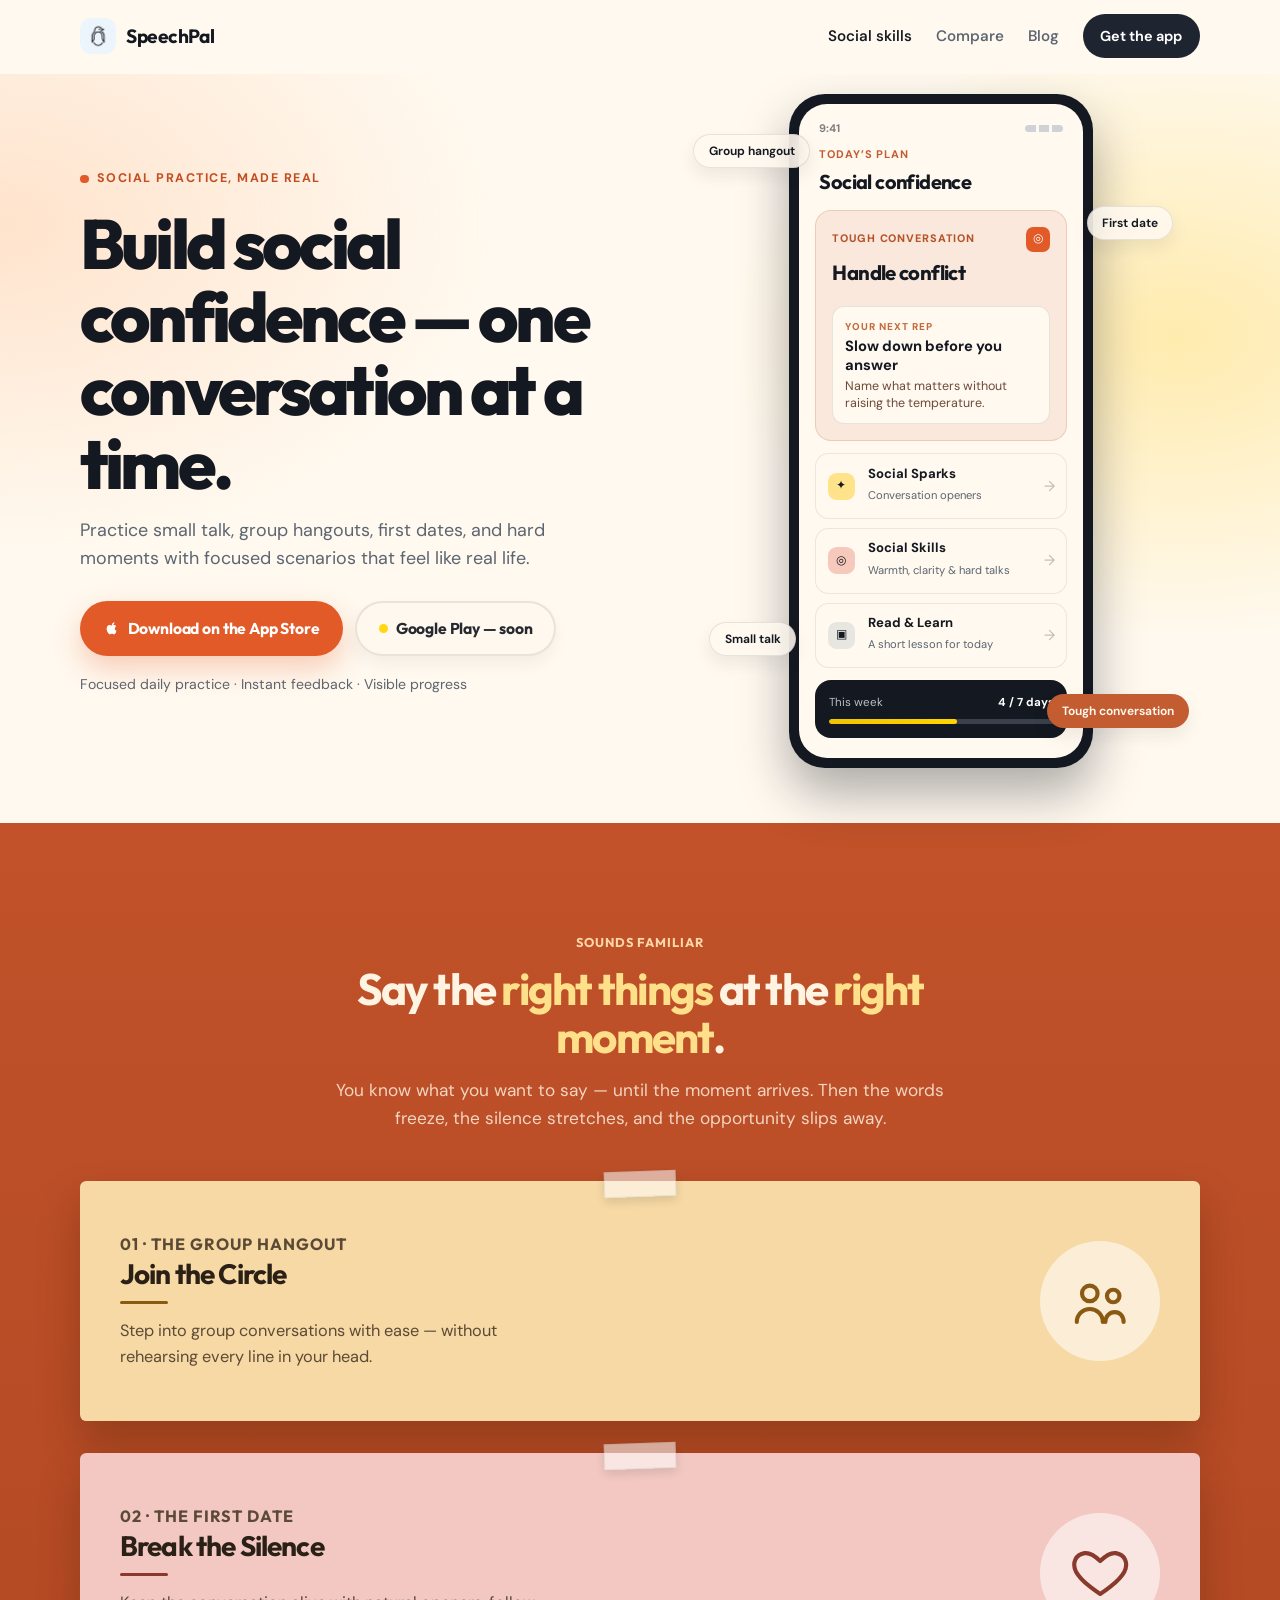
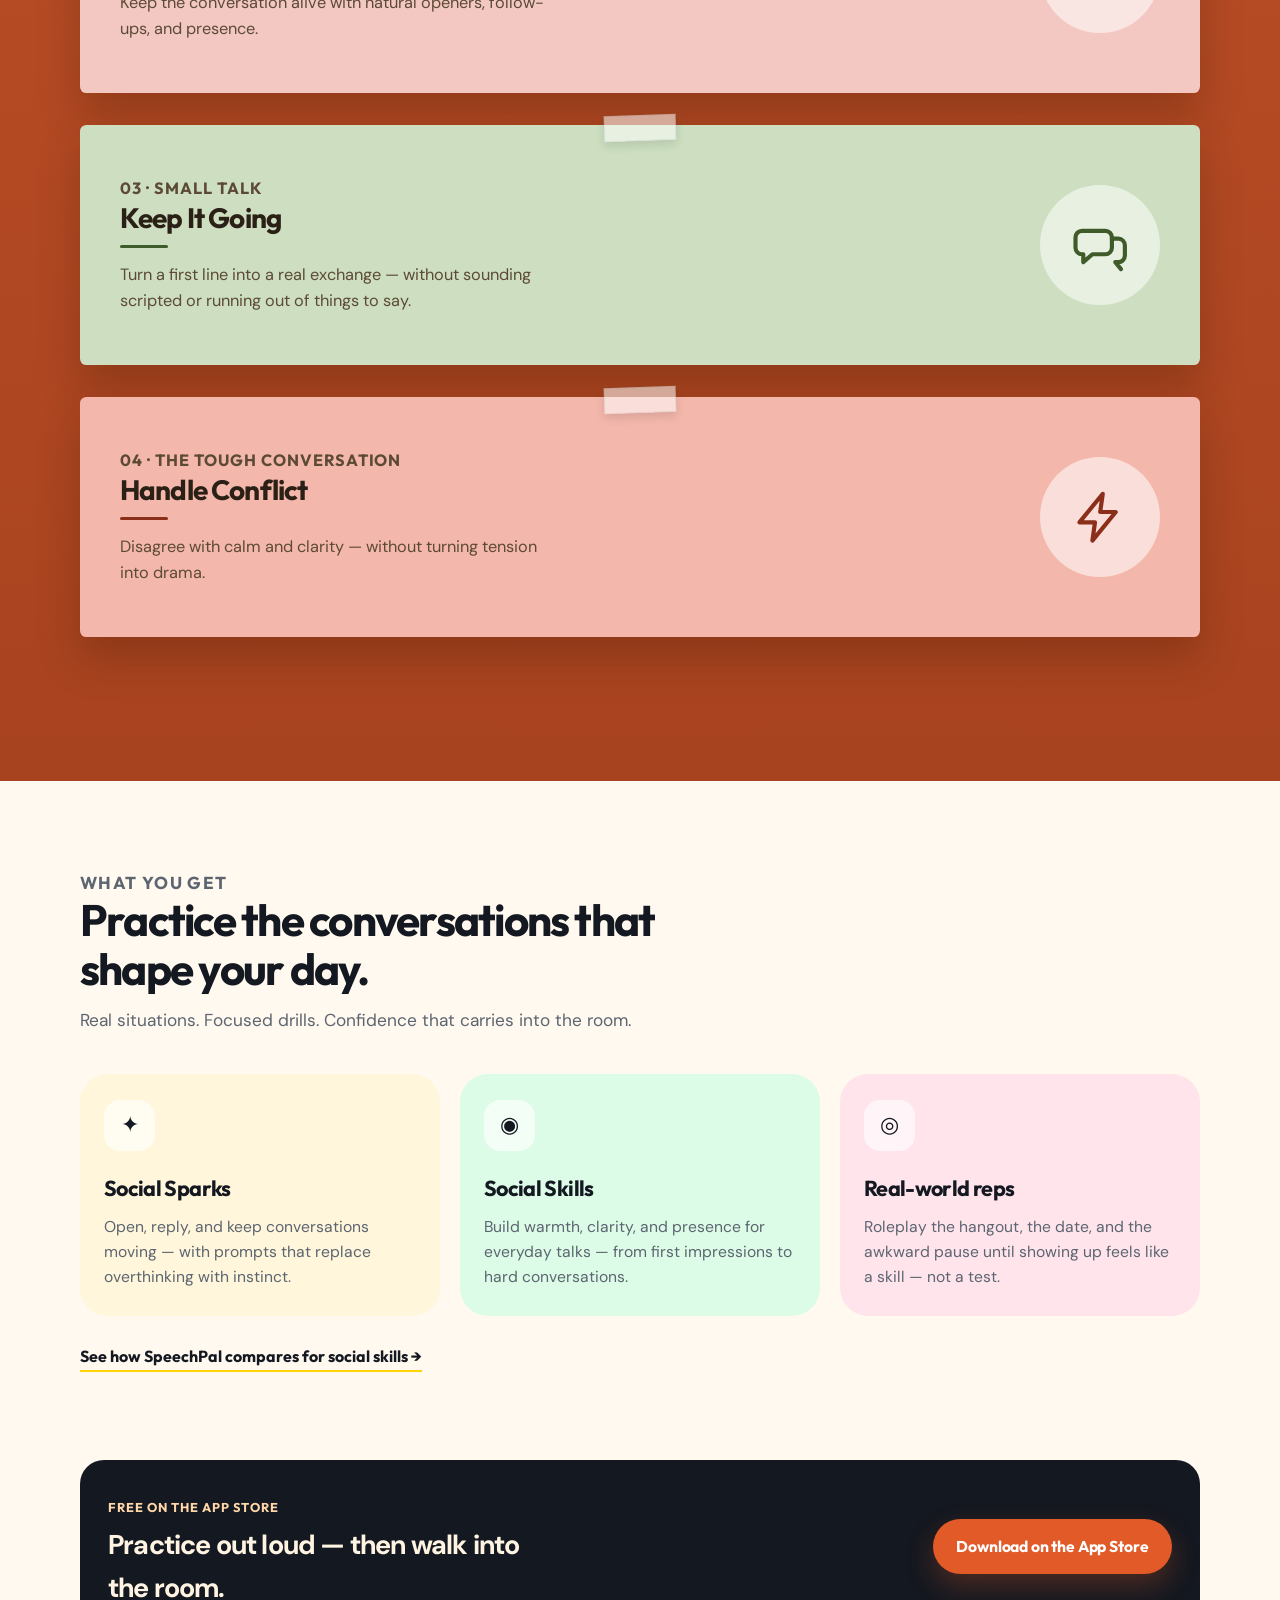
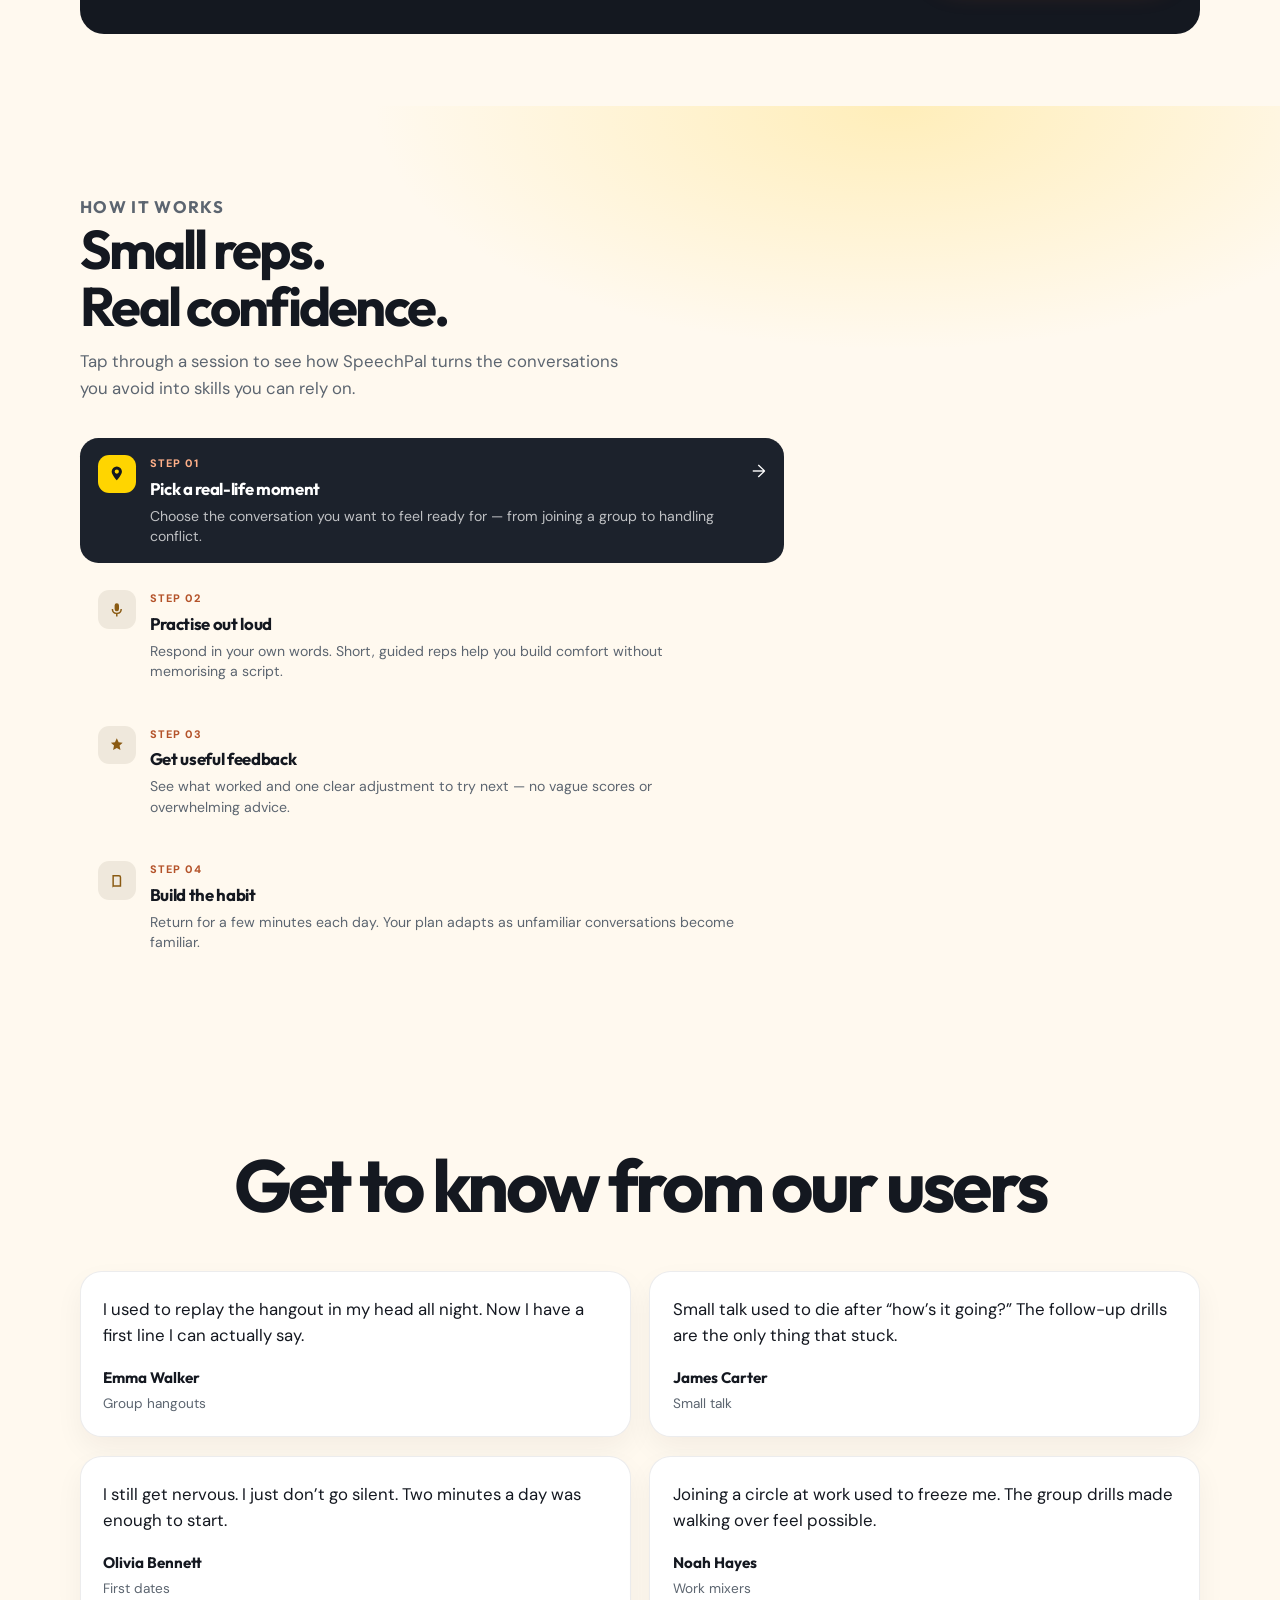
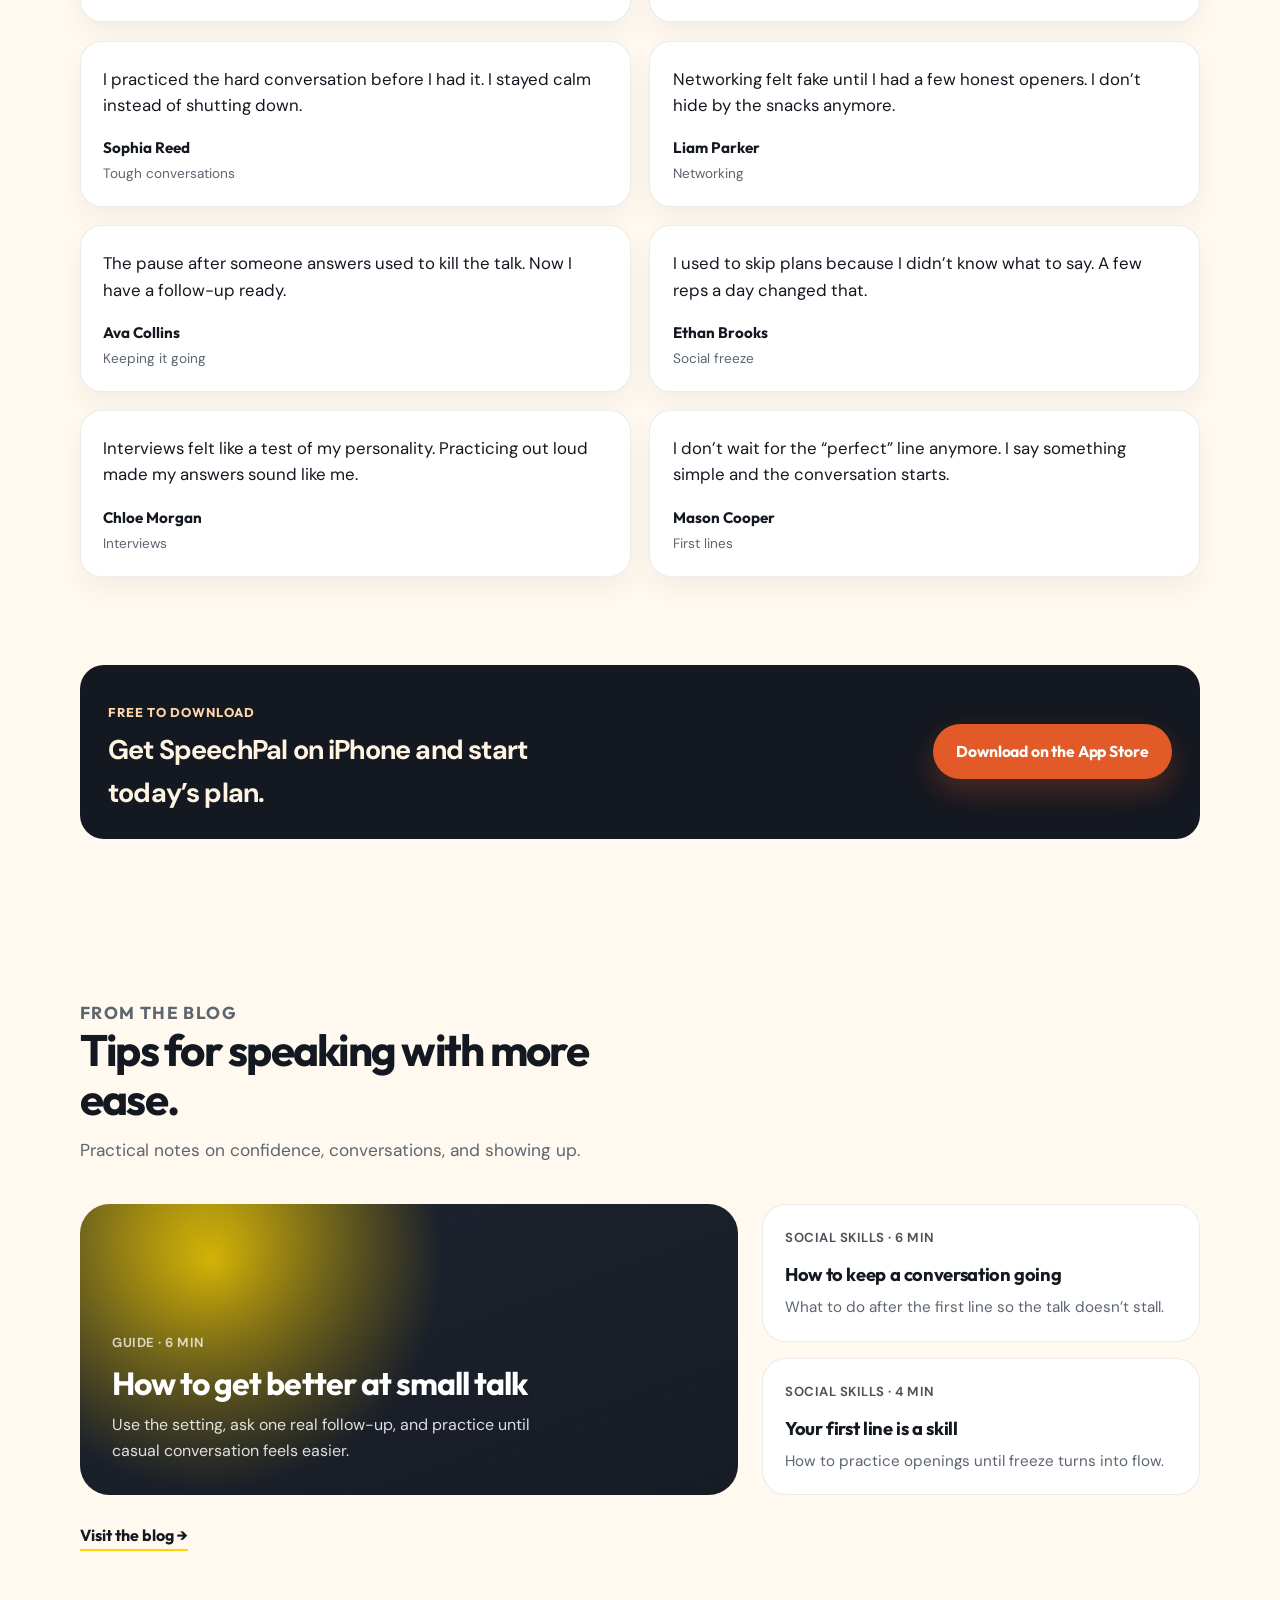
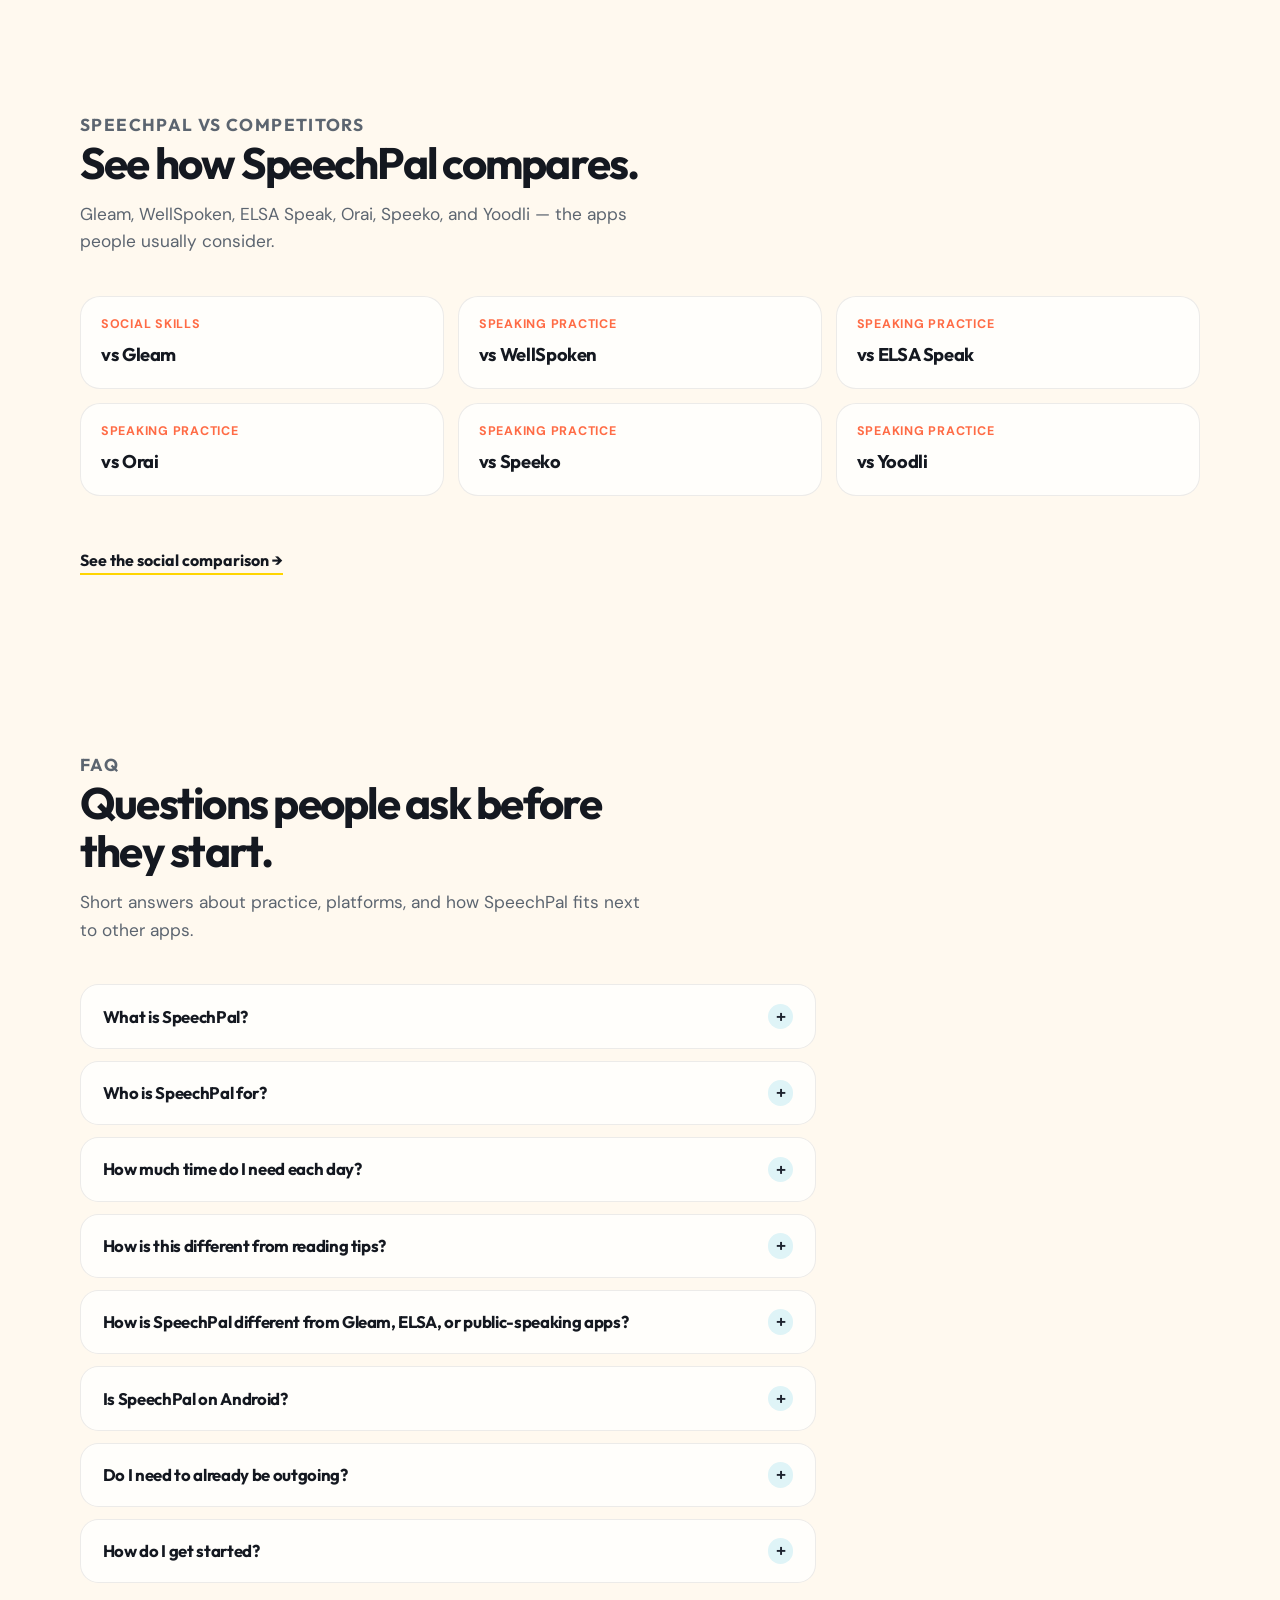
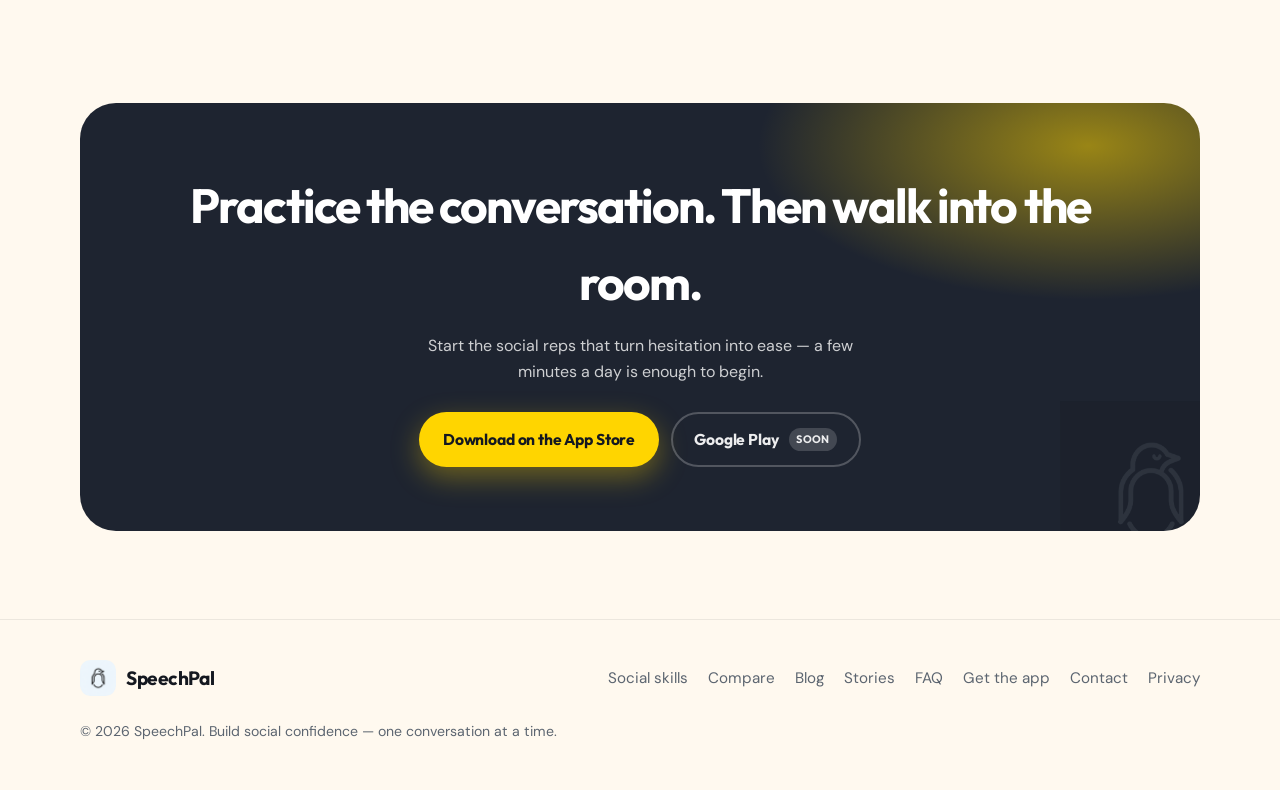
<file: index.html>
<!DOCTYPE html>
<html lang="en">
<head>
  <meta charset="UTF-8" />
  <meta name="viewport" content="width=device-width, initial-scale=1" />
  <title>SpeechPal — Social Confidence Coach</title>
  <meta name="description" content="SpeechPal is a social confidence coach for real conversations — small talk, groups, dates, interviews, and everyday moments. Practice until freeze turns into flow." />
  <meta name="theme-color" content="#FFF9EF" />
  <link rel="canonical" href="https://speeechpal.com/" />
  <meta property="og:type" content="website" />
  <meta property="og:title" content="SpeechPal — Social Confidence Coach" />
  <meta property="og:description" content="Build social confidence, one conversation at a time. Practice real talks until they feel natural." />
  <meta property="og:image" content="https://speeechpal.com/assets/social-plan-screen.png" />
  <meta name="twitter:card" content="summary_large_image" />
  <link rel="icon" href="assets/logo.png" type="image/png" />
  <link rel="preconnect" href="https://fonts.googleapis.com" />
  <link rel="preconnect" href="https://fonts.gstatic.com" crossorigin />
  <link href="https://fonts.googleapis.com/css2?family=DM+Sans:ital,opsz,wght@0,9..40,400;0,9..40,500;0,9..40,600;0,9..40,700;1,9..40,400&family=Outfit:wght@600;700;800&display=swap" rel="stylesheet" />
  <link rel="stylesheet" href="css/styles.css" />
  <script type="application/ld+json">
  {
    "@context": "https://schema.org",
    "@type": "MobileApplication",
    "name": "SpeechPal",
    "operatingSystem": "iOS, Android",
    "applicationCategory": "EducationalApplication",
    "description": "A social confidence coach for real conversations — small talk, groups, dates, and hard talks.",
    "offers": {
      "@type": "Offer",
      "price": "0",
      "priceCurrency": "USD"
    }
  }
  </script>
  <script type="application/ld+json">
  {
    "@context": "https://schema.org",
    "@type": "FAQPage",
    "mainEntity": [
      {
        "@type": "Question",
        "name": "What is SpeechPal?",
        "acceptedAnswer": {
          "@type": "Answer",
          "text": "SpeechPal is a social confidence coach. You practice real conversations out loud — small talk, groups, dates, and hard talks — until freeze turns into a first line."
        }
      },
      {
        "@type": "Question",
        "name": "Who is SpeechPal for?",
        "acceptedAnswer": {
          "@type": "Answer",
          "text": "Anyone who knows what they want to say until the moment arrives: joining a group, first dates, networking, interviews, or everyday small talk."
        }
      },
      {
        "@type": "Question",
        "name": "How much time do I need each day?",
        "acceptedAnswer": {
          "@type": "Answer",
          "text": "A few minutes. SpeechPal is built around short daily reps: openings, follow-ups, and roleplay for the situations that actually freeze you."
        }
      },
      {
        "@type": "Question",
        "name": "How is this different from reading tips?",
        "acceptedAnswer": {
          "@type": "Answer",
          "text": "Tips stay in your head. SpeechPal makes you say the line out loud, get feedback, and repeat until it feels like you."
        }
      },
      {
        "@type": "Question",
        "name": "How is SpeechPal different from Gleam, ELSA, or public-speaking apps?",
        "acceptedAnswer": {
          "@type": "Answer",
          "text": "Specialists win on specialty. Gleam is EQ lessons. ELSA is pronunciation. Orai, Speeko, and Yoodli lean public speaking or enterprise roleplay. SpeechPal is spoken practice for real social moments."
        }
      },
      {
        "@type": "Question",
        "name": "Is SpeechPal on Android?",
        "acceptedAnswer": {
          "@type": "Answer",
          "text": "SpeechPal is on the App Store for iPhone now. Google Play is coming soon."
        }
      },
      {
        "@type": "Question",
        "name": "Do I need to already be outgoing?",
        "acceptedAnswer": {
          "@type": "Answer",
          "text": "No. Social confidence is a skill, not a personality trait. You start with one first line and build from there."
        }
      },
      {
        "@type": "Question",
        "name": "How do I get started?",
        "acceptedAnswer": {
          "@type": "Answer",
          "text": "Download SpeechPal on the App Store and start with today’s plan. A few minutes is enough to begin."
        }
      }
    ]
  }
  </script>
</head>
<body>
  <a class="skip-link" href="#main">Skip to content</a>

  <header class="site-header" id="site-header">
    <div class="container nav">
      <a class="brand" href="/">
        <img src="assets/logo.png" alt="" width="36" height="36" />
        <span>SpeechPal</span>
      </a>
      <button class="nav-toggle" id="nav-toggle" aria-label="Open menu" aria-expanded="false">
        <span></span><span></span><span></span>
      </button>
      <ul class="nav-links" id="nav-links">
        <li><a href="/" aria-current="page">Social skills</a></li>
        <li><a href="/compare-social">Compare</a></li>
        <li><a href="/blog/">Blog</a></li>
        <li><a class="nav-cta" href="https://apps.apple.com/in/app/speechpal-social-confidence/id6761626994" rel="noopener noreferrer" target="_blank">Get the app</a></li>
      </ul>
    </div>
  </header>

  <main id="main">
    <section class="hero hero-scenes">
      <div class="container hero-grid">
        <div class="hero-copy">
          <p class="hero-kicker"><span aria-hidden="true"></span> Social practice, made real</p>
          <h1>Build social confidence — one conversation at a time.</h1>
          <p class="hero-lead">Practice small talk, group hangouts, first dates, and hard moments with focused scenarios that feel like real life.</p>
          <div class="cta-row">
            <a class="btn btn-store" href="https://apps.apple.com/in/app/speechpal-social-confidence/id6761626994" rel="noopener noreferrer" target="_blank">
              <svg viewBox="0 0 24 24" width="16" height="16" aria-hidden="true"><path fill="currentColor" d="M16.4 12.7c0-2.3 1.9-3.4 2-3.5-1.1-1.6-2.8-1.8-3.4-1.8-1.4-.1-2.8.8-3.5.8s-1.8-.8-3-.8c-1.5 0-3 .9-3.8 2.3-1.6 2.8-.4 7 1.2 9.3.8 1.1 1.7 2.3 2.9 2.3 1.2 0 1.6-.7 3-.7s1.8.7 3 .7 2-.1 2.9-2.3c1-.1.2-2 .8-3.1-2.1-.8-2.1-2.4-2.1-2.5zM14.7 6.3c.6-.8 1.1-1.8 1-2.9-1 .1-2.1.7-2.8 1.5-.6.7-1.2 1.8-1 2.8 1.1.1 2.2-.6 2.8-1.4z"/></svg>
              Download on the App Store
            </a>
            <span class="btn btn-play btn-soon" aria-disabled="true" title="Google Play coming soon">
              <span class="play-dot" aria-hidden="true"></span> Google Play — soon
            </span>
          </div>
          <p class="hero-points">Focused daily practice · Instant feedback · Visible progress</p>
        </div>
        <div class="hero-visual">
          <div class="scene-stage">
            <div class="scene-chip-layer">
              <button class="scene-chip chip-group" type="button" data-scene="group" aria-pressed="false">Group hangout</button>
              <button class="scene-chip chip-date" type="button" data-scene="date" aria-pressed="false">First date</button>
              <button class="scene-chip chip-talk" type="button" data-scene="smalltalk" aria-pressed="false">Small talk</button>
              <button class="scene-chip chip-conflict is-active" type="button" data-scene="conflict" aria-pressed="true">Tough conversation</button>
            </div>

            <div class="phone-device" id="hero-phone">
              <div class="phone-screen">
                <div class="phone-status">
                  <span>9:41</span>
                  <span class="phone-status-dots" aria-hidden="true"></span>
                </div>
                <p class="phone-plan-label">Today’s plan</p>
                <h2 class="phone-plan-title">Social confidence</h2>
                <article class="phone-featured" id="scene-card">
                  <div class="phone-featured-top">
                    <span class="phone-featured-label" id="scene-label">Tough conversation</span>
                    <span class="phone-featured-icon" aria-hidden="true">◎</span>
                  </div>
                  <h3 id="scene-title">Handle conflict</h3>
                  <div class="phone-rep">
                    <p class="phone-next-label">Your next rep</p>
                    <p class="phone-next" id="scene-next">Slow down before you answer</p>
                    <p class="phone-hint" id="scene-hint">Name what matters without raising the temperature.</p>
                  </div>
                </article>
                <ul class="phone-lanes">
                  <li>
                    <span class="lane-icon lane-spark" aria-hidden="true">✦</span>
                    <span>
                      <strong>Social Sparks</strong>
                      <small>Conversation openers</small>
                    </span>
                    <span class="lane-go" aria-hidden="true">→</span>
                  </li>
                  <li>
                    <span class="lane-icon lane-skills" aria-hidden="true">◎</span>
                    <span>
                      <strong>Social Skills</strong>
                      <small>Warmth, clarity &amp; hard talks</small>
                    </span>
                    <span class="lane-go" aria-hidden="true">→</span>
                  </li>
                  <li>
                    <span class="lane-icon lane-read" aria-hidden="true">▣</span>
                    <span>
                      <strong>Read &amp; Learn</strong>
                      <small>A short lesson for today</small>
                    </span>
                    <span class="lane-go" aria-hidden="true">→</span>
                  </li>
                </ul>
                <div class="phone-week">
                  <div class="phone-week-copy">
                    <span>This week</span>
                    <strong>4 / 7 days</strong>
                  </div>
                  <div class="phone-week-bar" aria-hidden="true"><span></span></div>
                </div>
              </div>
            </div>
          </div>
        </div>
      </div>
    </section>

    <section class="section problem" id="problem">
      <div class="container">
        <div class="reveal problem-intro">
          <p class="eyebrow">Sounds familiar</p>
          <h2>Say the <em>right things</em> at the <em>right moment</em>.</h2>
          <p class="prose-lead">You know what you want to say — until the moment arrives. Then the words freeze, the silence stretches, and the opportunity slips away.</p>
        </div>

        <div class="scenario-stack">
          <article class="scenario-card reveal" style="--i:0; --card-color:#f6d9a4; --icon-color:#8a5a12; --rot:-0.6deg;">
            <div class="scenario-copy">
              <p class="scenario-label">01 · The group hangout</p>
              <h3>Join the Circle</h3>
              <div class="underline" aria-hidden="true"></div>
              <p>Step into group conversations with ease — without rehearsing every line in your head.</p>
            </div>
            <div class="scenario-illustration" aria-hidden="true">
              <svg viewBox="0 0 24 24"><circle cx="8" cy="9" r="3"/><circle cx="17" cy="10" r="2.4"/><path d="M3 20c0-3 2.5-5 5-5s5 2 5 5"/><path d="M14 20c0-2.2 1.6-3.8 3.6-3.8s3.4 1.6 3.4 3.8"/></svg>
            </div>
          </article>

          <article class="scenario-card reveal" style="--i:1; --card-color:#f3c8c2; --icon-color:#8a3a2c; --rot:0.5deg;">
            <div class="scenario-copy">
              <p class="scenario-label">02 · The first date</p>
              <h3>Break the Silence</h3>
              <div class="underline" aria-hidden="true"></div>
              <p>Keep the conversation alive with natural openers, follow-ups, and presence.</p>
            </div>
            <div class="scenario-illustration" aria-hidden="true">
              <svg viewBox="0 0 24 24"><path d="M12 20s-7-4.35-9.3-8.6C1 8 2.6 4.8 6 4.3c2-.3 3.6.7 6 3 2.4-2.3 4-3.3 6-3 3.4.5 5 3.7 3.3 7.1C19 15.65 12 20 12 20Z"/></svg>
            </div>
          </article>

          <article class="scenario-card reveal" style="--i:2; --card-color:#cddfc0; --icon-color:#3f5b2a; --rot:-0.4deg;">
            <div class="scenario-copy">
              <p class="scenario-label">03 · Small talk</p>
              <h3>Keep It Going</h3>
              <div class="underline" aria-hidden="true"></div>
              <p>Turn a first line into a real exchange — without sounding scripted or running out of things to say.</p>
            </div>
            <div class="scenario-illustration" aria-hidden="true">
              <svg viewBox="0 0 24 24"><path d="M5 6.5h9A2.5 2.5 0 0 1 16.5 9v4A2.5 2.5 0 0 1 14 15.5H9l-3.5 3v-3H5A2.5 2.5 0 0 1 2.5 13V9A2.5 2.5 0 0 1 5 6.5Z"/><path d="M16.5 9.5H19A2.5 2.5 0 0 1 21.5 12v4A2.5 2.5 0 0 1 19 18.5h-1.2L20 21.2"/></svg>
            </div>
          </article>

          <article class="scenario-card reveal" style="--i:3; --card-color:#f4b7ab; --icon-color:#8c2f1a; --rot:0.55deg;">
            <div class="scenario-copy">
              <p class="scenario-label">04 · The tough conversation</p>
              <h3>Handle Conflict</h3>
              <div class="underline" aria-hidden="true"></div>
              <p>Disagree with calm and clarity — without turning tension into drama.</p>
            </div>
            <div class="scenario-illustration" aria-hidden="true">
              <svg viewBox="0 0 24 24"><path d="M13 3 4 14h6l-1 7 9-11h-6l1-7Z"/></svg>
            </div>
          </article>
        </div>
      </div>
    </section>

    <section class="section" id="features">
      <div class="container">
        <div class="section-head reveal">
          <p class="eyebrow">What you get</p>
          <h2>Practice the conversations that shape your day.</h2>
          <p>Real situations. Focused drills. Confidence that carries into the room.</p>
        </div>
        <div class="features-row">
          <article class="feature reveal">
            <div class="feature-icon" aria-hidden="true">✦</div>
            <h3>Social Sparks</h3>
            <p>Open, reply, and keep conversations moving — with prompts that replace overthinking with instinct.</p>
          </article>
          <article class="feature reveal">
            <div class="feature-icon" aria-hidden="true">◉</div>
            <h3>Social Skills</h3>
            <p>Build warmth, clarity, and presence for everyday talks — from first impressions to hard conversations.</p>
          </article>
          <article class="feature reveal">
            <div class="feature-icon" aria-hidden="true">◎</div>
            <h3>Real-world reps</h3>
            <p>Roleplay the hangout, the date, and the awkward pause until showing up feels like a skill — not a test.</p>
          </article>
        </div>
        <a class="section-link" href="/compare-social">See how SpeechPal compares for social skills →</a>
      </div>
    </section>

    <aside class="download-strip">
      <div class="container download-strip-inner reveal">
        <div>
          <p class="eyebrow">Free on the App Store</p>
          <h2>Practice out loud — then walk into the room.</h2>
        </div>
        <a class="btn btn-store" href="https://apps.apple.com/in/app/speechpal-social-confidence/id6761626994" rel="noopener noreferrer" target="_blank">Download on the App Store</a>
      </div>
    </aside>

    <section class="section how how-session" id="how">
      <div class="container">
        <div class="how-session-head reveal">
          <p class="eyebrow">How it works</p>
          <h2>Small reps.<br />Real confidence.</h2>
          <p>Tap through a session to see how SpeechPal turns the conversations you avoid into skills you can rely on.</p>
        </div>

        <ol class="how-steps reveal">
          <li>
            <button class="how-step is-active" type="button" data-step="0" aria-pressed="true">
              <span class="how-step-icon" aria-hidden="true">
                <svg viewBox="0 0 24 24"><path d="M12 21s7-7.2 7-12a7 7 0 1 0-14 0c0 4.8 7 12 7 12Zm0-9.2A2.8 2.8 0 1 1 12 6a2.8 2.8 0 0 1 0 5.8Z"/></svg>
              </span>
              <span class="how-step-copy">
                <small>Step 01</small>
                <strong>Pick a real-life moment</strong>
                <span>Choose the conversation you want to feel ready for — from joining a group to handling conflict.</span>
              </span>
              <span class="how-step-go" aria-hidden="true">→</span>
            </button>
            <article class="session-panel" data-step="0" hidden>
              <div class="session-meta">
                <span class="session-badge" aria-hidden="true">✦</span>
                <div>
                  <p>Choose your focus</p>
                  <strong>SpeechPal session</strong>
                </div>
                <span class="session-num">01</span>
              </div>
              <h3>What do you want to practise?</h3>
              <div class="session-options">
                <button class="session-option is-on" type="button"><span class="opt-mark">✓</span> Joining a group</button>
                <button class="session-option" type="button"><span class="opt-mark">2</span> Keeping small talk going</button>
                <button class="session-option" type="button"><span class="opt-mark">3</span> Speaking up clearly</button>
              </div>
              <div class="session-foot">
                <span>1 of 4</span>
                <button class="session-next" type="button" data-next="1">Next step →</button>
              </div>
            </article>
          </li>
          <li>
            <button class="how-step" type="button" data-step="1" aria-pressed="false">
              <span class="how-step-icon" aria-hidden="true">
                <svg viewBox="0 0 24 24"><path d="M12 14a3 3 0 0 0 3-3V6a3 3 0 0 0-6 0v5a3 3 0 0 0 3 3Zm5-3a5 5 0 0 1-10 0H5a7 7 0 0 0 6 6.9V21h2v-3.1A7 7 0 0 0 19 11h-2Z"/></svg>
              </span>
              <span class="how-step-copy">
                <small>Step 02</small>
                <strong>Practise out loud</strong>
                <span>Respond in your own words. Short, guided reps help you build comfort without memorising a script.</span>
              </span>
              <span class="how-step-go" aria-hidden="true">→</span>
            </button>
            <article class="session-panel" data-step="1" hidden>
              <div class="session-meta">
                <span class="session-badge" aria-hidden="true">◉</span>
                <div>
                  <p>Your practice rep</p>
                  <strong>SpeechPal session</strong>
                </div>
                <span class="session-num">02</span>
              </div>
              <h3>“Hey, how do you all know each other?”</h3>
              <div class="session-options">
                <button class="session-option is-on" type="button"><span class="opt-mark">✓</span> Tap to speak</button>
                <button class="session-option" type="button"><span class="opt-mark">2</span> Try a warmer tone</button>
                <button class="session-option" type="button"><span class="opt-mark">3</span> Keep it under 20 sec</button>
              </div>
              <div class="session-foot">
                <span>2 of 4</span>
                <button class="session-next" type="button" data-next="2">Next step →</button>
              </div>
            </article>
          </li>
          <li>
            <button class="how-step" type="button" data-step="2" aria-pressed="false">
              <span class="how-step-icon" aria-hidden="true">
                <svg viewBox="0 0 24 24"><path d="M12 3 9.5 8.5 4 9.2l4.2 3.8L7 19l5-2.8L17 19l-1.2-6L20 9.2l-5.5-.7L12 3Z"/></svg>
              </span>
              <span class="how-step-copy">
                <small>Step 03</small>
                <strong>Get useful feedback</strong>
                <span>See what worked and one clear adjustment to try next — no vague scores or overwhelming advice.</span>
              </span>
              <span class="how-step-go" aria-hidden="true">→</span>
            </button>
            <article class="session-panel" data-step="2" hidden>
              <div class="session-meta">
                <span class="session-badge" aria-hidden="true">◎</span>
                <div>
                  <p>Instant feedback</p>
                  <strong>SpeechPal session</strong>
                </div>
                <span class="session-num">03</span>
              </div>
              <h3>You sounded open and curious.</h3>
              <div class="session-options">
                <button class="session-option is-on" type="button"><span class="opt-mark">✓</span> Clear opening</button>
                <button class="session-option is-on" type="button"><span class="opt-mark">✓</span> Natural pace</button>
                <button class="session-option" type="button"><span class="opt-mark">3</span> Try one follow-up</button>
              </div>
              <div class="session-foot">
                <span>3 of 4</span>
                <button class="session-next" type="button" data-next="3">Next step →</button>
              </div>
            </article>
          </li>
          <li>
            <button class="how-step" type="button" data-step="3" aria-pressed="false">
              <span class="how-step-icon" aria-hidden="true">
                <svg viewBox="0 0 24 24"><path d="M6 4h9a3 3 0 0 1 3 3v13H8a2 2 0 0 0-2 2V4Zm2 3v11.5A3.5 3.5 0 0 1 8 18h8V7a1 1 0 0 0-1-1H8Z"/></svg>
              </span>
              <span class="how-step-copy">
                <small>Step 04</small>
                <strong>Build the habit</strong>
                <span>Return for a few minutes each day. Your plan adapts as unfamiliar conversations become familiar.</span>
              </span>
              <span class="how-step-go" aria-hidden="true">→</span>
            </button>
            <article class="session-panel" data-step="3" hidden>
              <div class="session-meta">
                <span class="session-badge" aria-hidden="true">▣</span>
                <div>
                  <p>This week</p>
                  <strong>SpeechPal session</strong>
                </div>
                <span class="session-num">04</span>
              </div>
              <h3>4-day practice streak</h3>
              <div class="streak-row" aria-label="Practice streak Monday to Sunday">
                <span class="streak-day is-on">M</span>
                <span class="streak-day is-on">T</span>
                <span class="streak-day is-on">W</span>
                <span class="streak-day is-on">T</span>
                <span class="streak-day">F</span>
                <span class="streak-day">S</span>
                <span class="streak-day">S</span>
              </div>
              <div class="session-foot">
                <span>4 of 4</span>
                <button class="session-next" type="button" data-next="0">Start again →</button>
              </div>
            </article>
          </li>
        </ol>
      </div>
    </section>

    <section class="section quotes" id="stories">
      <div class="container">
        <div class="quotes-head reveal">
          <h2>Get to know from our users</h2>
        </div>
        <div class="quotes-grid reveal">
          <figure class="quote-card">
            <blockquote>I used to replay the hangout in my head all night. Now I have a first line I can actually say.</blockquote>
            <figcaption>
              <strong>Emma Walker</strong>
              <span>Group hangouts</span>
            </figcaption>
          </figure>
          <figure class="quote-card">
            <blockquote>Small talk used to die after “how’s it going?” The follow-up drills are the only thing that stuck.</blockquote>
            <figcaption>
              <strong>James Carter</strong>
              <span>Small talk</span>
            </figcaption>
          </figure>
          <figure class="quote-card">
            <blockquote>I still get nervous. I just don’t go silent. Two minutes a day was enough to start.</blockquote>
            <figcaption>
              <strong>Olivia Bennett</strong>
              <span>First dates</span>
            </figcaption>
          </figure>
          <figure class="quote-card">
            <blockquote>Joining a circle at work used to freeze me. The group drills made walking over feel possible.</blockquote>
            <figcaption>
              <strong>Noah Hayes</strong>
              <span>Work mixers</span>
            </figcaption>
          </figure>
          <figure class="quote-card">
            <blockquote>I practiced the hard conversation before I had it. I stayed calm instead of shutting down.</blockquote>
            <figcaption>
              <strong>Sophia Reed</strong>
              <span>Tough conversations</span>
            </figcaption>
          </figure>
          <figure class="quote-card">
            <blockquote>Networking felt fake until I had a few honest openers. I don’t hide by the snacks anymore.</blockquote>
            <figcaption>
              <strong>Liam Parker</strong>
              <span>Networking</span>
            </figcaption>
          </figure>
          <figure class="quote-card">
            <blockquote>The pause after someone answers used to kill the talk. Now I have a follow-up ready.</blockquote>
            <figcaption>
              <strong>Ava Collins</strong>
              <span>Keeping it going</span>
            </figcaption>
          </figure>
          <figure class="quote-card">
            <blockquote>I used to skip plans because I didn’t know what to say. A few reps a day changed that.</blockquote>
            <figcaption>
              <strong>Ethan Brooks</strong>
              <span>Social freeze</span>
            </figcaption>
          </figure>
          <figure class="quote-card">
            <blockquote>Interviews felt like a test of my personality. Practicing out loud made my answers sound like me.</blockquote>
            <figcaption>
              <strong>Chloe Morgan</strong>
              <span>Interviews</span>
            </figcaption>
          </figure>
          <figure class="quote-card">
            <blockquote>I don’t wait for the “perfect” line anymore. I say something simple and the conversation starts.</blockquote>
            <figcaption>
              <strong>Mason Cooper</strong>
              <span>First lines</span>
            </figcaption>
          </figure>
        </div>
      </div>
    </section>

    <aside class="download-strip">
      <div class="container download-strip-inner reveal">
        <div>
          <p class="eyebrow">Free to download</p>
          <h2>Get SpeechPal on iPhone and start today’s plan.</h2>
        </div>
        <a class="btn btn-store" href="https://apps.apple.com/in/app/speechpal-social-confidence/id6761626994" rel="noopener noreferrer" target="_blank">Download on the App Store</a>
      </div>
    </aside>

    <section class="section" id="blog">
      <div class="container">
        <div class="section-head reveal">
          <p class="eyebrow">From the blog</p>
          <h2>Tips for speaking with more ease.</h2>
          <p>Practical notes on confidence, conversations, and showing up.</p>
        </div>
        <div class="blog-teaser-grid reveal">
          <a class="blog-feature" href="/blog/how-to-get-better-at-small-talk.html">
            <div class="meta">Guide · 6 min</div>
            <h3>How to get better at small talk</h3>
            <p>Use the setting, ask one real follow-up, and practice until casual conversation feels easier.</p>
          </a>
          <div class="blog-side">
            <a class="blog-mini" href="/blog/how-to-keep-a-conversation-going.html">
              <div class="meta">Social skills · 6 min</div>
              <h3>How to keep a conversation going</h3>
              <p>What to do after the first line so the talk doesn’t stall.</p>
            </a>
            <a class="blog-mini" href="/blog/first-line-confidence.html">
              <div class="meta">Social skills · 4 min</div>
              <h3>Your first line is a skill</h3>
              <p>How to practice openings until freeze turns into flow.</p>
            </a>
          </div>
        </div>
        <a class="section-link" href="/blog/">Visit the blog →</a>
      </div>
    </section>

    <section class="section compare-teaser" id="compare">
      <div class="container">
        <div class="section-head reveal">
          <p class="eyebrow">SpeechPal vs competitors</p>
          <h2>See how SpeechPal compares.</h2>
          <p>Gleam, WellSpoken, ELSA Speak, Orai, Speeko, and Yoodli — the apps people usually consider.</p>
        </div>
        <div class="rival-picker-grid reveal">
          <a class="rival-pick" href="/compare-social#vs-gleam">
            <span class="rival-pick-lane">Social skills</span>
            <strong>vs Gleam</strong>
          </a>
          <a class="rival-pick" href="/compare-social#vs-wellspoken">
            <span class="rival-pick-lane">Speaking practice</span>
            <strong>vs WellSpoken</strong>
          </a>
          <a class="rival-pick" href="/compare-social#vs-elsa">
            <span class="rival-pick-lane">Speaking practice</span>
            <strong>vs ELSA Speak</strong>
          </a>
          <a class="rival-pick" href="/compare-social#vs-orai">
            <span class="rival-pick-lane">Speaking practice</span>
            <strong>vs Orai</strong>
          </a>
          <a class="rival-pick" href="/compare-social#vs-speeko">
            <span class="rival-pick-lane">Speaking practice</span>
            <strong>vs Speeko</strong>
          </a>
          <a class="rival-pick" href="/compare-social#vs-yoodli">
            <span class="rival-pick-lane">Speaking practice</span>
            <strong>vs Yoodli</strong>
          </a>
        </div>
        <a class="section-link" href="/compare-social">See the social comparison →</a>
      </div>
    </section>

    <section class="section faq" id="faq">
      <div class="container">
        <div class="section-head reveal">
          <p class="eyebrow">FAQ</p>
          <h2>Questions people ask before they start.</h2>
          <p>Short answers about practice, platforms, and how SpeechPal fits next to other apps.</p>
        </div>
        <div class="faq-list reveal">
          <details class="faq-item">
            <summary>What is SpeechPal?</summary>
            <p>SpeechPal is a social confidence coach. You practice real conversations out loud — small talk, groups, dates, and hard talks — until freeze turns into a first line.</p>
          </details>
          <details class="faq-item">
            <summary>Who is SpeechPal for?</summary>
            <p>Anyone who knows what they want to say until the moment arrives: joining a group, first dates, networking, interviews, or everyday small talk.</p>
          </details>
          <details class="faq-item">
            <summary>How much time do I need each day?</summary>
            <p>A few minutes. SpeechPal is built around short daily reps: openings, follow-ups, and roleplay for the situations that actually freeze you.</p>
          </details>
          <details class="faq-item">
            <summary>How is this different from reading tips?</summary>
            <p>Tips stay in your head. SpeechPal makes you say the line out loud, get feedback, and repeat until it feels like you.</p>
          </details>
          <details class="faq-item">
            <summary>How is SpeechPal different from Gleam, ELSA, or public-speaking apps?</summary>
            <p>Specialists win on specialty. Gleam is EQ lessons. ELSA is pronunciation. Orai, Speeko, and Yoodli lean public speaking or enterprise roleplay. SpeechPal is spoken practice for real social moments.</p>
          </details>
          <details class="faq-item">
            <summary>Is SpeechPal on Android?</summary>
            <p>SpeechPal is on the App Store for iPhone now. Google Play is coming soon.</p>
          </details>
          <details class="faq-item">
            <summary>Do I need to already be outgoing?</summary>
            <p>No. Social confidence is a skill, not a personality trait. You start with one first line and build from there.</p>
          </details>
          <details class="faq-item">
            <summary>How do I get started?</summary>
            <p>Download SpeechPal on the <a href="https://apps.apple.com/in/app/speechpal-social-confidence/id6761626994" rel="noopener noreferrer" target="_blank">App Store</a> and start with today’s plan. A few minutes is enough to begin.</p>
          </details>
        </div>
      </div>
    </section>

    <section class="final-cta" id="download">
      <div class="container">
        <div class="final-panel reveal">
          <h2>Practice the conversation. Then walk into the room.</h2>
          <p>Start the social reps that turn hesitation into ease — a few minutes a day is enough to begin.</p>
          <div class="cta-row">
            <a class="btn btn-primary" href="https://apps.apple.com/in/app/speechpal-social-confidence/id6761626994" rel="noopener noreferrer" target="_blank">
              Download on the App Store
            </a>
            <span class="btn btn-ghost btn-soon" aria-disabled="true">
              Google Play <span class="soon-chip">Soon</span>
            </span>
          </div>
        </div>
      </div>
    </section>
  </main>

  <footer class="site-footer">
    <div class="container">
      <div class="footer-grid">
        <a class="brand" href="/">
          <img src="assets/logo.png" alt="" width="36" height="36" />
          <span>SpeechPal</span>
        </a>
        <ul class="footer-links">
          <li><a href="/">Social skills</a></li>
          <li><a href="/compare-social">Compare</a></li>
          <li><a href="/blog/">Blog</a></li>
          <li><a href="/#stories">Stories</a></li>
          <li><a href="/#faq">FAQ</a></li>
          <li><a href="https://apps.apple.com/in/app/speechpal-social-confidence/id6761626994" rel="noopener noreferrer" target="_blank">Get the app</a></li>
          <li><a href="mailto:speechpal@gmail.com">Contact</a></li>
          <li><a href="/privacy.html">Privacy</a></li>
        </ul>
      </div>
      <p class="footer-copy">© <span id="year"></span> SpeechPal. Build social confidence — one conversation at a time.</p>
    </div>
  </footer>

  <script src="js/main.js"></script>
</body>
</html>
</file>
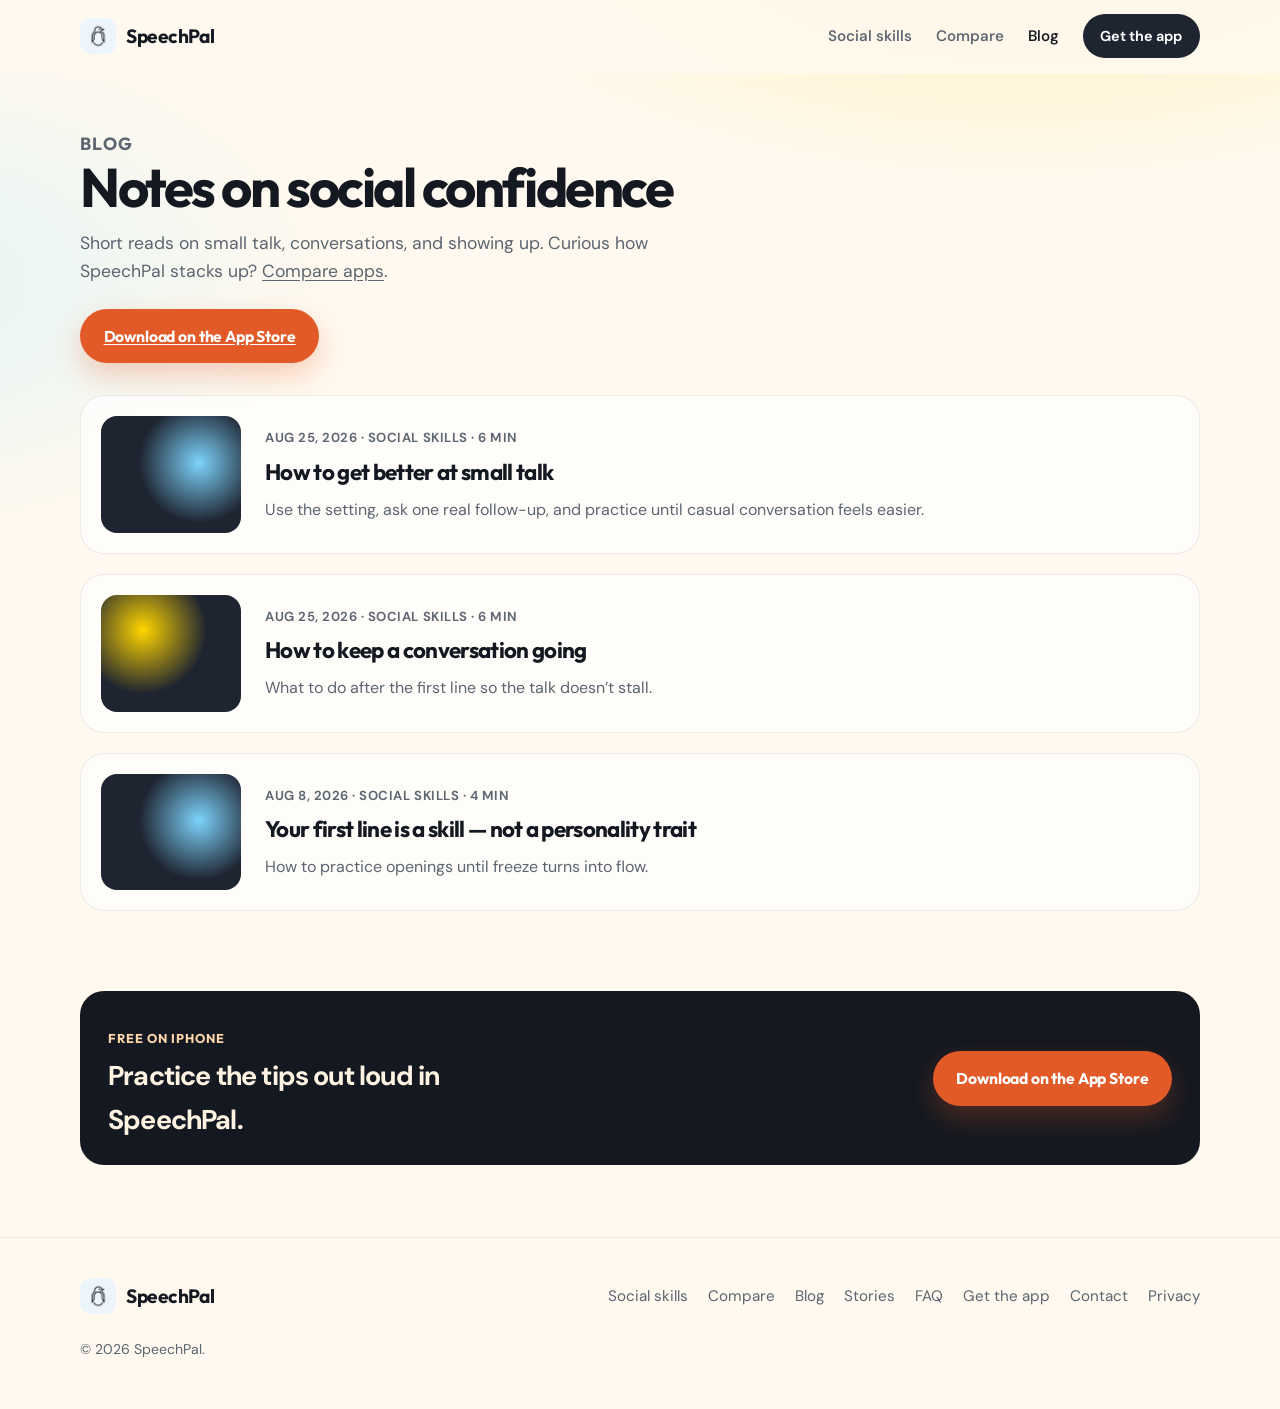
<file: blog/index.html>
<!DOCTYPE html>
<html lang="en">
<head>
  <meta charset="UTF-8" />
  <meta name="viewport" content="width=device-width, initial-scale=1" />
  <title>Blog — SpeechPal</title>
  <meta name="description" content="Practical tips from SpeechPal on social confidence, small talk, and real conversations." />
  <link rel="canonical" href="https://speeechpal.com/blog/" />
  <meta property="og:title" content="Blog — SpeechPal" />
  <meta property="og:description" content="Guides on social skills, small talk, and conversations." />
  <meta property="og:image" content="https://speeechpal.com/assets/logo.png" />
  <link rel="icon" href="../assets/logo.png" type="image/png" />
  <link rel="preconnect" href="https://fonts.googleapis.com" />
  <link rel="preconnect" href="https://fonts.gstatic.com" crossorigin />
  <link href="https://fonts.googleapis.com/css2?family=DM+Sans:ital,opsz,wght@0,9..40,400;0,9..40,500;0,9..40,600;0,9..40,700;1,9..40,400&family=Outfit:wght@600;700;800&display=swap" rel="stylesheet" />
  <link rel="stylesheet" href="../css/styles.css" />
</head>
<body>
  <a class="skip-link" href="#main">Skip to content</a>

  <header class="site-header" id="site-header">
    <div class="container nav">
      <a class="brand" href="/">
        <img src="../assets/logo.png" alt="" width="36" height="36" />
        <span>SpeechPal</span>
      </a>
      <button class="nav-toggle" id="nav-toggle" aria-label="Open menu" aria-expanded="false">
        <span></span><span></span><span></span>
      </button>
      <ul class="nav-links" id="nav-links">
        <li><a href="/">Social skills</a></li>
        <li><a href="/compare-social">Compare</a></li>
        <li><a href="/blog/" aria-current="page">Blog</a></li>
        <li><a class="nav-cta" href="https://apps.apple.com/in/app/speechpal-social-confidence/id6761626994" rel="noopener noreferrer" target="_blank">Get the app</a></li>
      </ul>
    </div>
  </header>

  <main id="main">
    <section class="page-hero">
      <div class="container">
        <p class="eyebrow">Blog</p>
        <h1>Notes on social confidence</h1>
        <p>Short reads on small talk, conversations, and showing up. Curious how SpeechPal stacks up? <a href="/compare-social">Compare apps</a>.</p>
        <div class="cta-row" style="margin-top:1.5rem;">
          <a class="btn btn-store" href="https://apps.apple.com/in/app/speechpal-social-confidence/id6761626994" rel="noopener noreferrer" target="_blank">Download on the App Store</a>
        </div>
      </div>
    </section>

    <section class="container blog-list">
      <a class="blog-item" href="/blog/how-to-get-better-at-small-talk.html">
        <div class="blog-thumb alt" aria-hidden="true"></div>
        <div>
          <div class="meta" style="margin-bottom:0.4rem;font-size:0.82rem;font-weight:650;letter-spacing:0.04em;text-transform:uppercase;color:var(--muted)">Aug 25, 2026 · Social skills · 6 min</div>
          <h2>How to get better at small talk</h2>
          <p>Use the setting, ask one real follow-up, and practice until casual conversation feels easier.</p>
        </div>
      </a>
      <a class="blog-item" href="/blog/how-to-keep-a-conversation-going.html">
        <div class="blog-thumb" aria-hidden="true"></div>
        <div>
          <div class="meta" style="margin-bottom:0.4rem;font-size:0.82rem;font-weight:650;letter-spacing:0.04em;text-transform:uppercase;color:var(--muted)">Aug 25, 2026 · Social skills · 6 min</div>
          <h2>How to keep a conversation going</h2>
          <p>What to do after the first line so the talk doesn’t stall.</p>
        </div>
      </a>
      <a class="blog-item" href="/blog/first-line-confidence.html">
        <div class="blog-thumb alt" aria-hidden="true"></div>
        <div>
          <div class="meta" style="margin-bottom:0.4rem;font-size:0.82rem;font-weight:650;letter-spacing:0.04em;text-transform:uppercase;color:var(--muted)">Aug 8, 2026 · Social skills · 4 min</div>
          <h2>Your first line is a skill — not a personality trait</h2>
          <p>How to practice openings until freeze turns into flow.</p>
        </div>
      </a>
    </section>

    <aside class="download-strip">
      <div class="container download-strip-inner">
        <div>
          <p class="eyebrow">Free on iPhone</p>
          <h2>Practice the tips out loud in SpeechPal.</h2>
        </div>
        <a class="btn btn-store" href="https://apps.apple.com/in/app/speechpal-social-confidence/id6761626994" rel="noopener noreferrer" target="_blank">Download on the App Store</a>
      </div>
    </aside>
  </main>

  <footer class="site-footer">
    <div class="container">
      <div class="footer-grid">
        <a class="brand" href="/">
          <img src="../assets/logo.png" alt="" width="36" height="36" />
          <span>SpeechPal</span>
        </a>
        <ul class="footer-links">
          <li><a href="/">Social skills</a></li>
          <li><a href="/compare-social">Compare</a></li>
          <li><a href="/blog/">Blog</a></li>
          <li><a href="/#stories">Stories</a></li>
          <li><a href="/#faq">FAQ</a></li>
          <li><a href="https://apps.apple.com/in/app/speechpal-social-confidence/id6761626994" rel="noopener noreferrer" target="_blank">Get the app</a></li>
          <li><a href="mailto:speechpal@gmail.com">Contact</a></li>
          <li><a href="/privacy.html">Privacy</a></li>
        </ul>
      </div>
      <p class="footer-copy">© <span id="year"></span> SpeechPal.</p>
    </div>
  </footer>

  <script src="../js/main.js"></script>
</body>
</html>
</file>
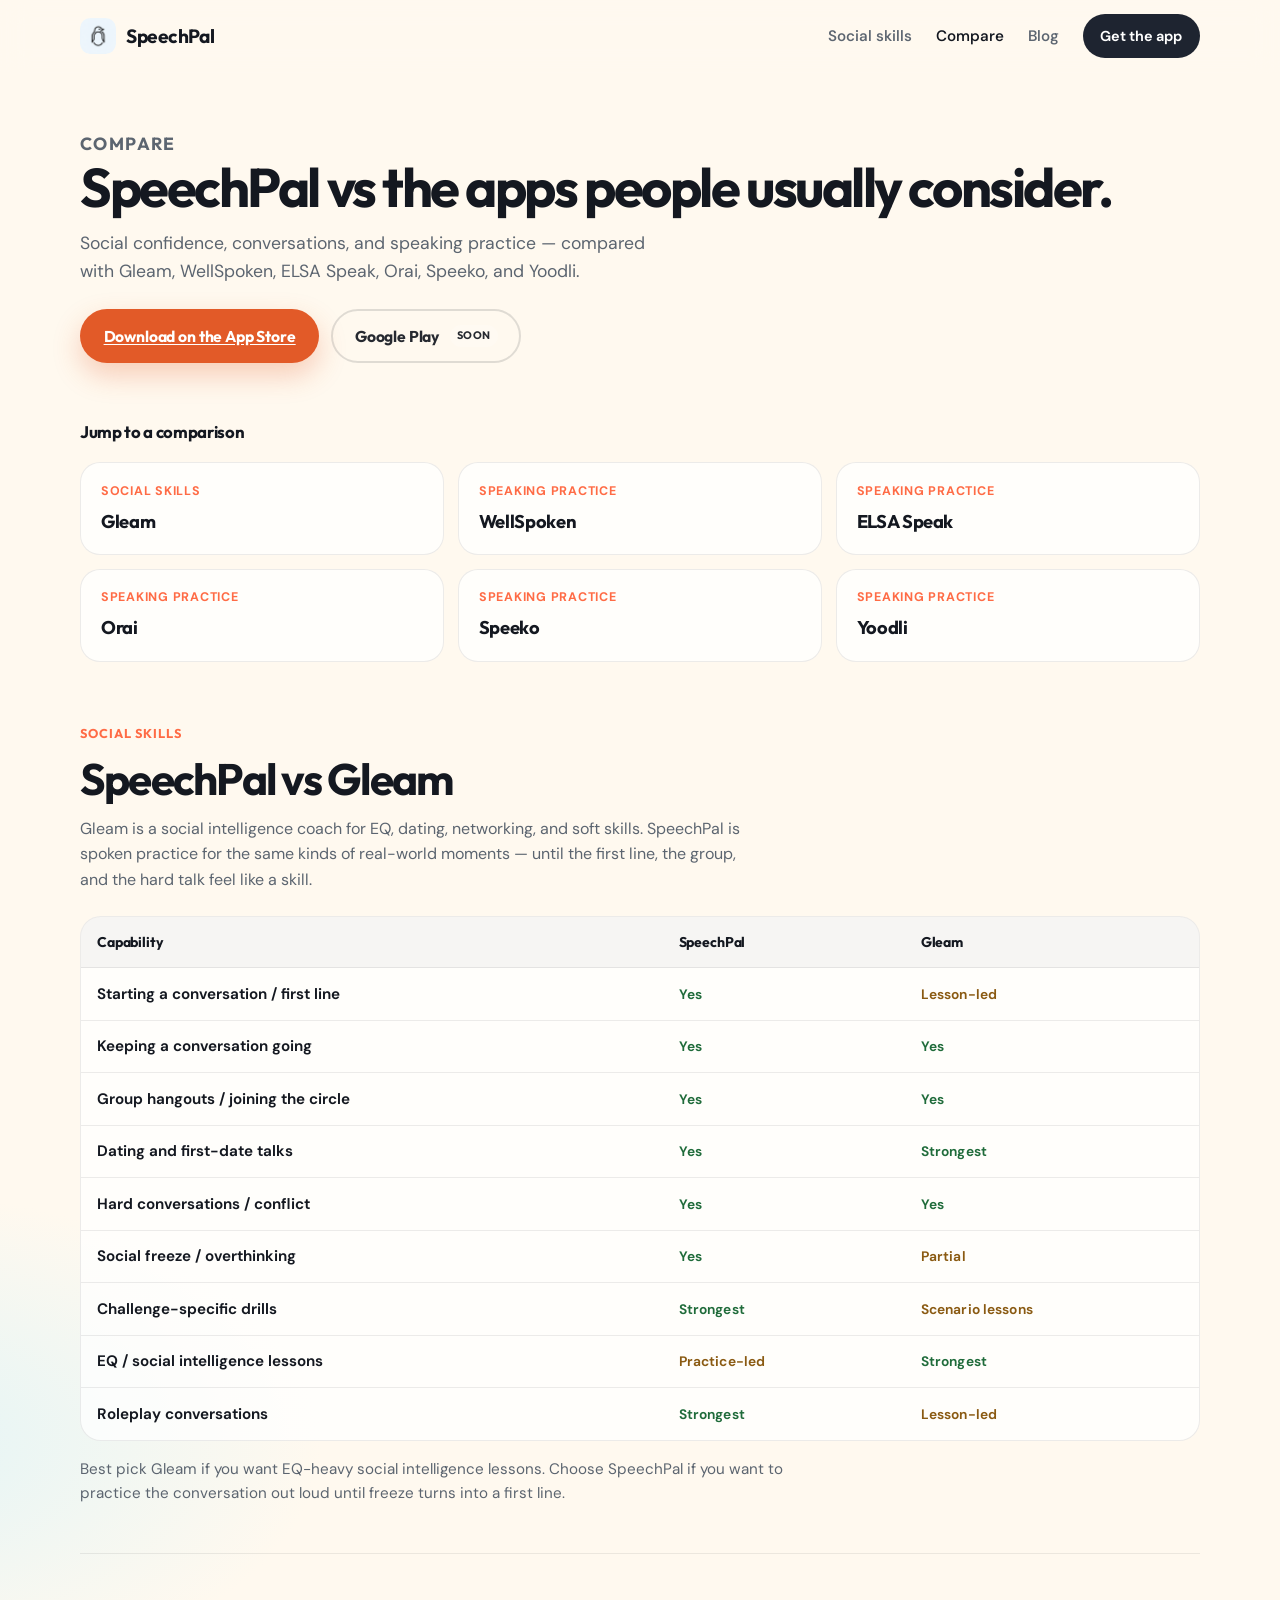
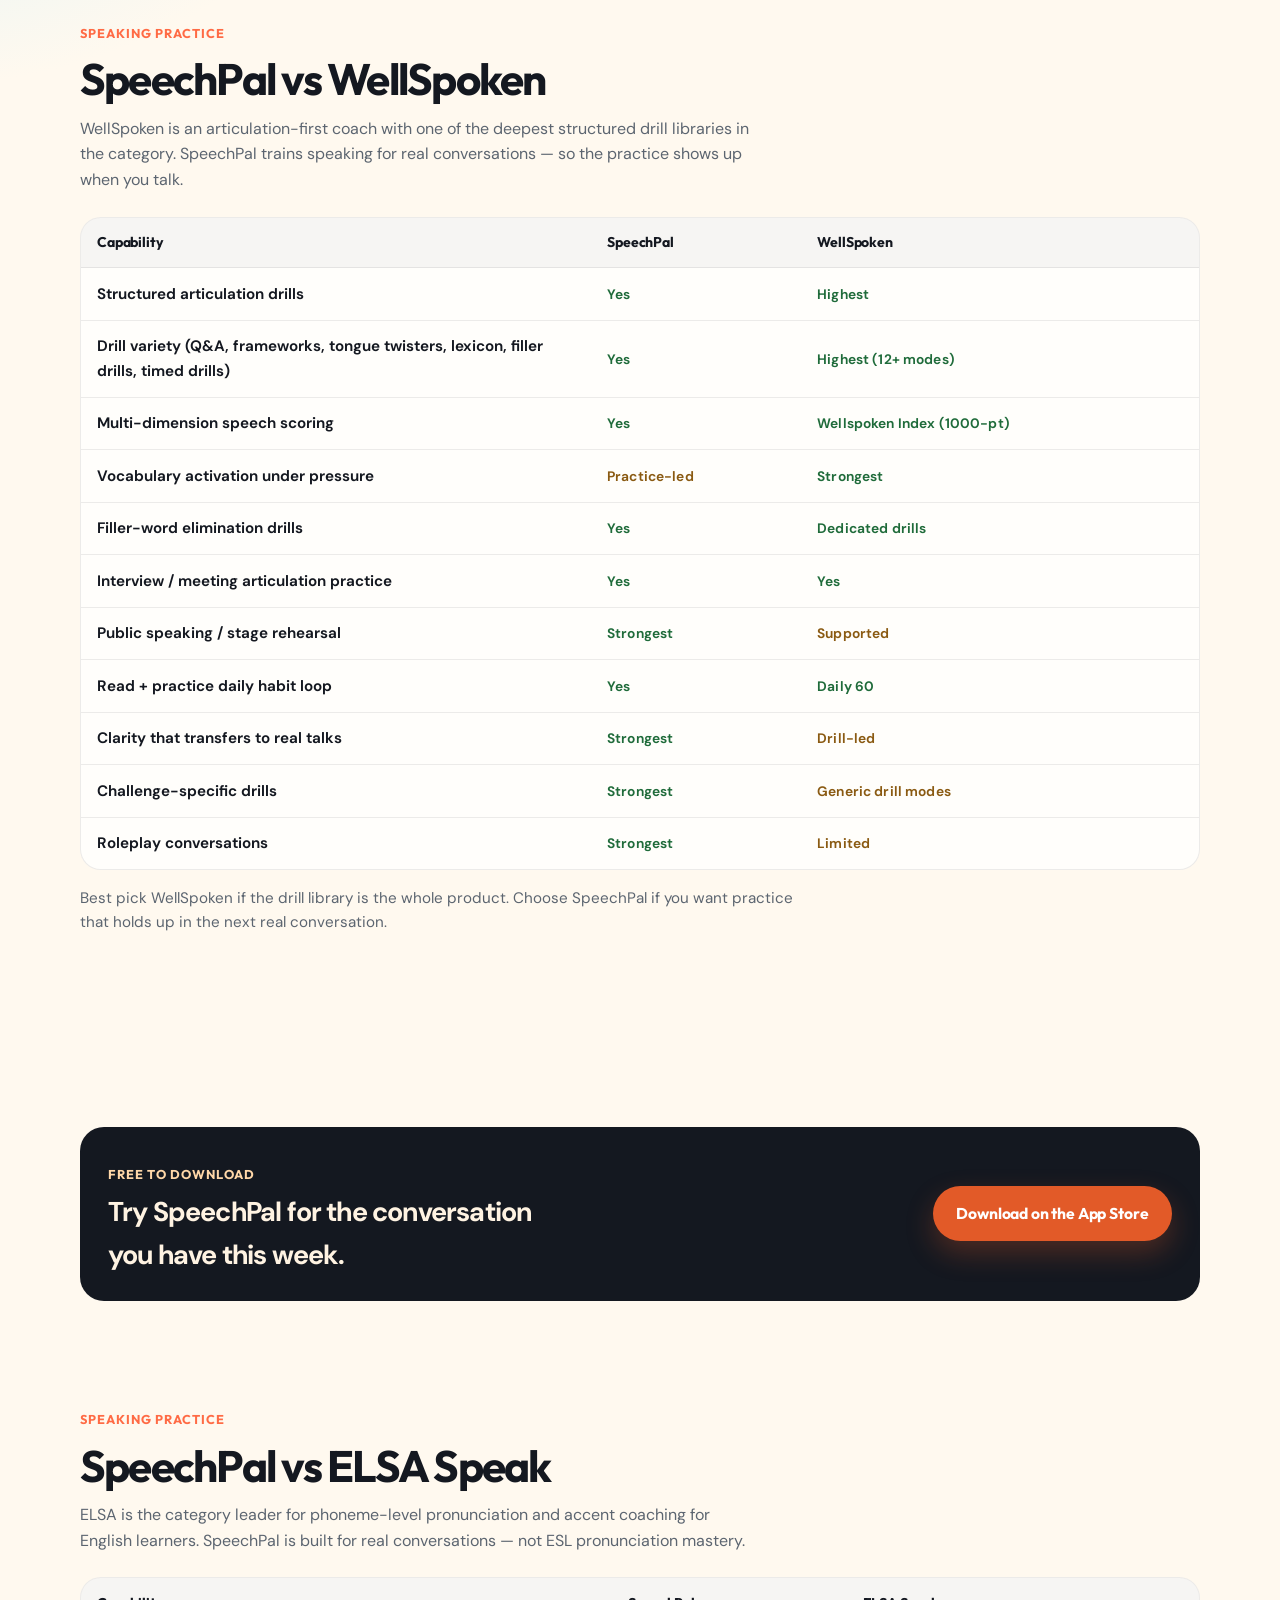
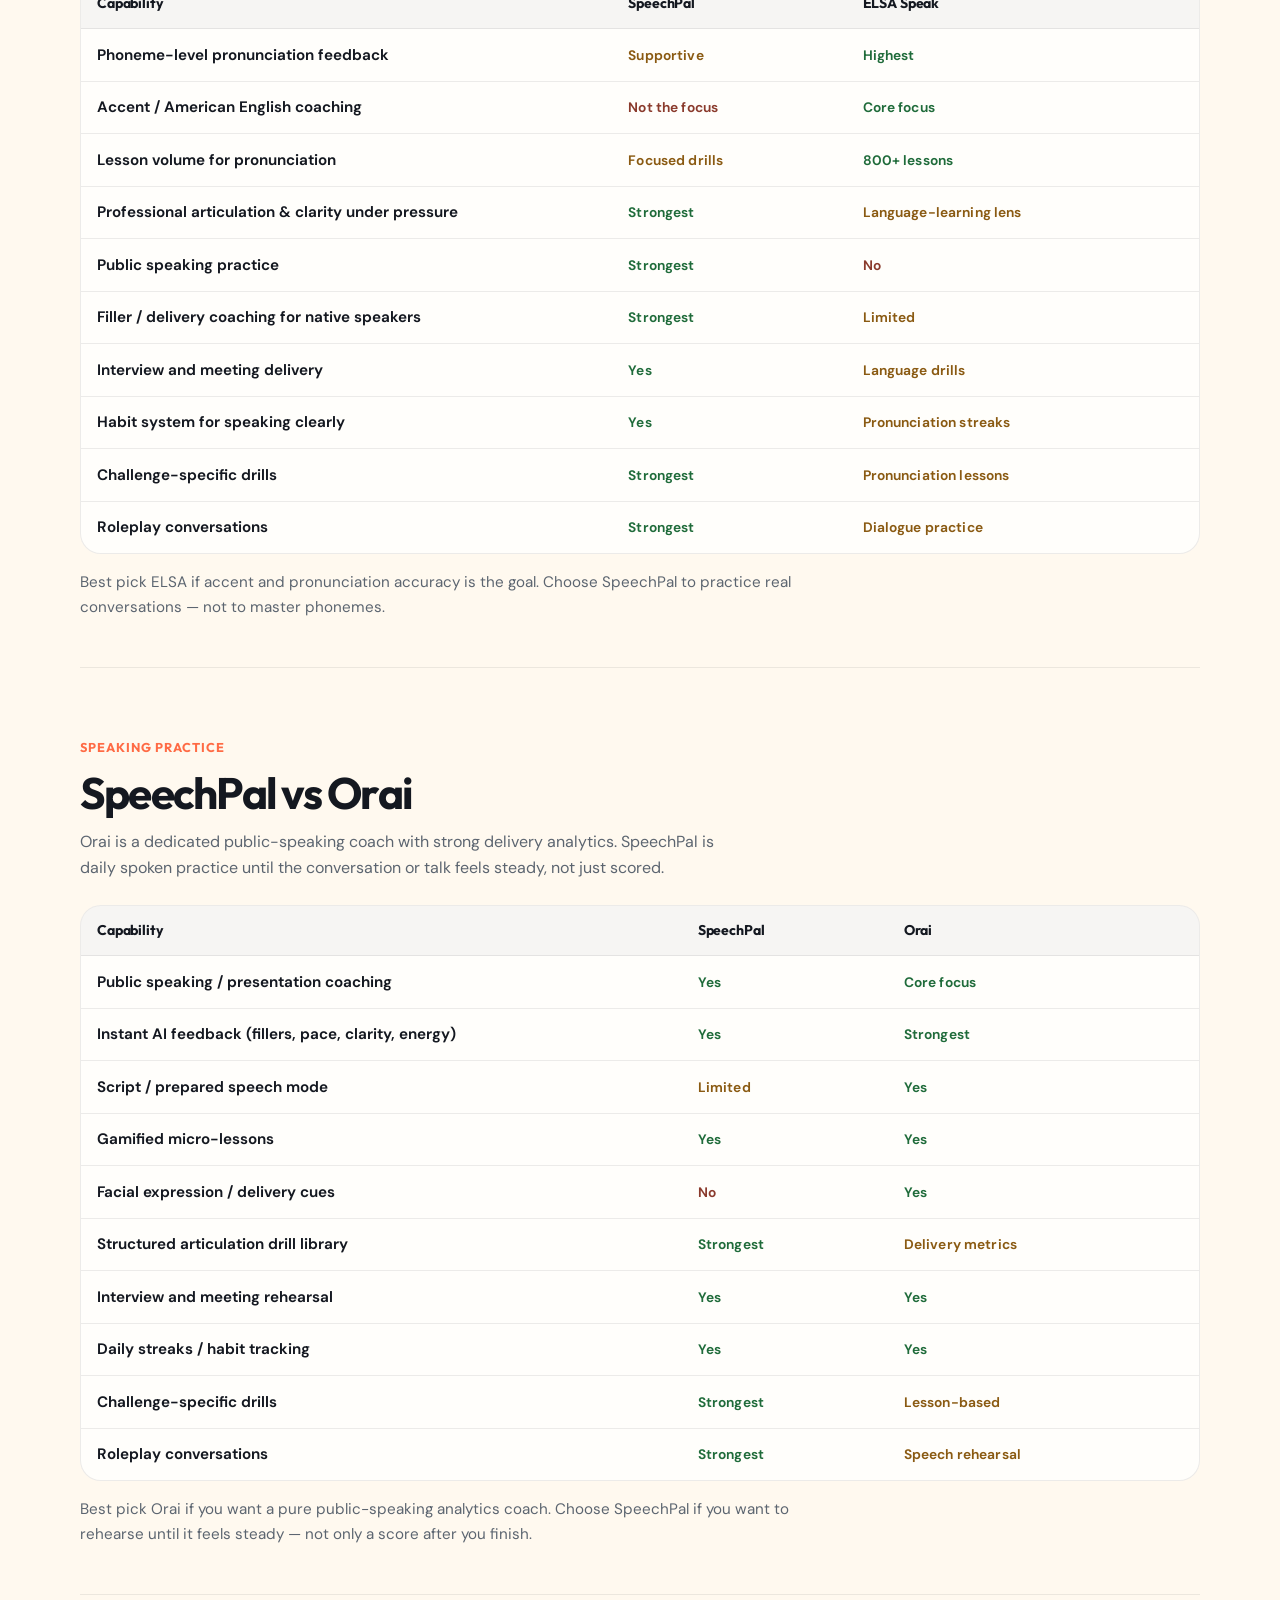
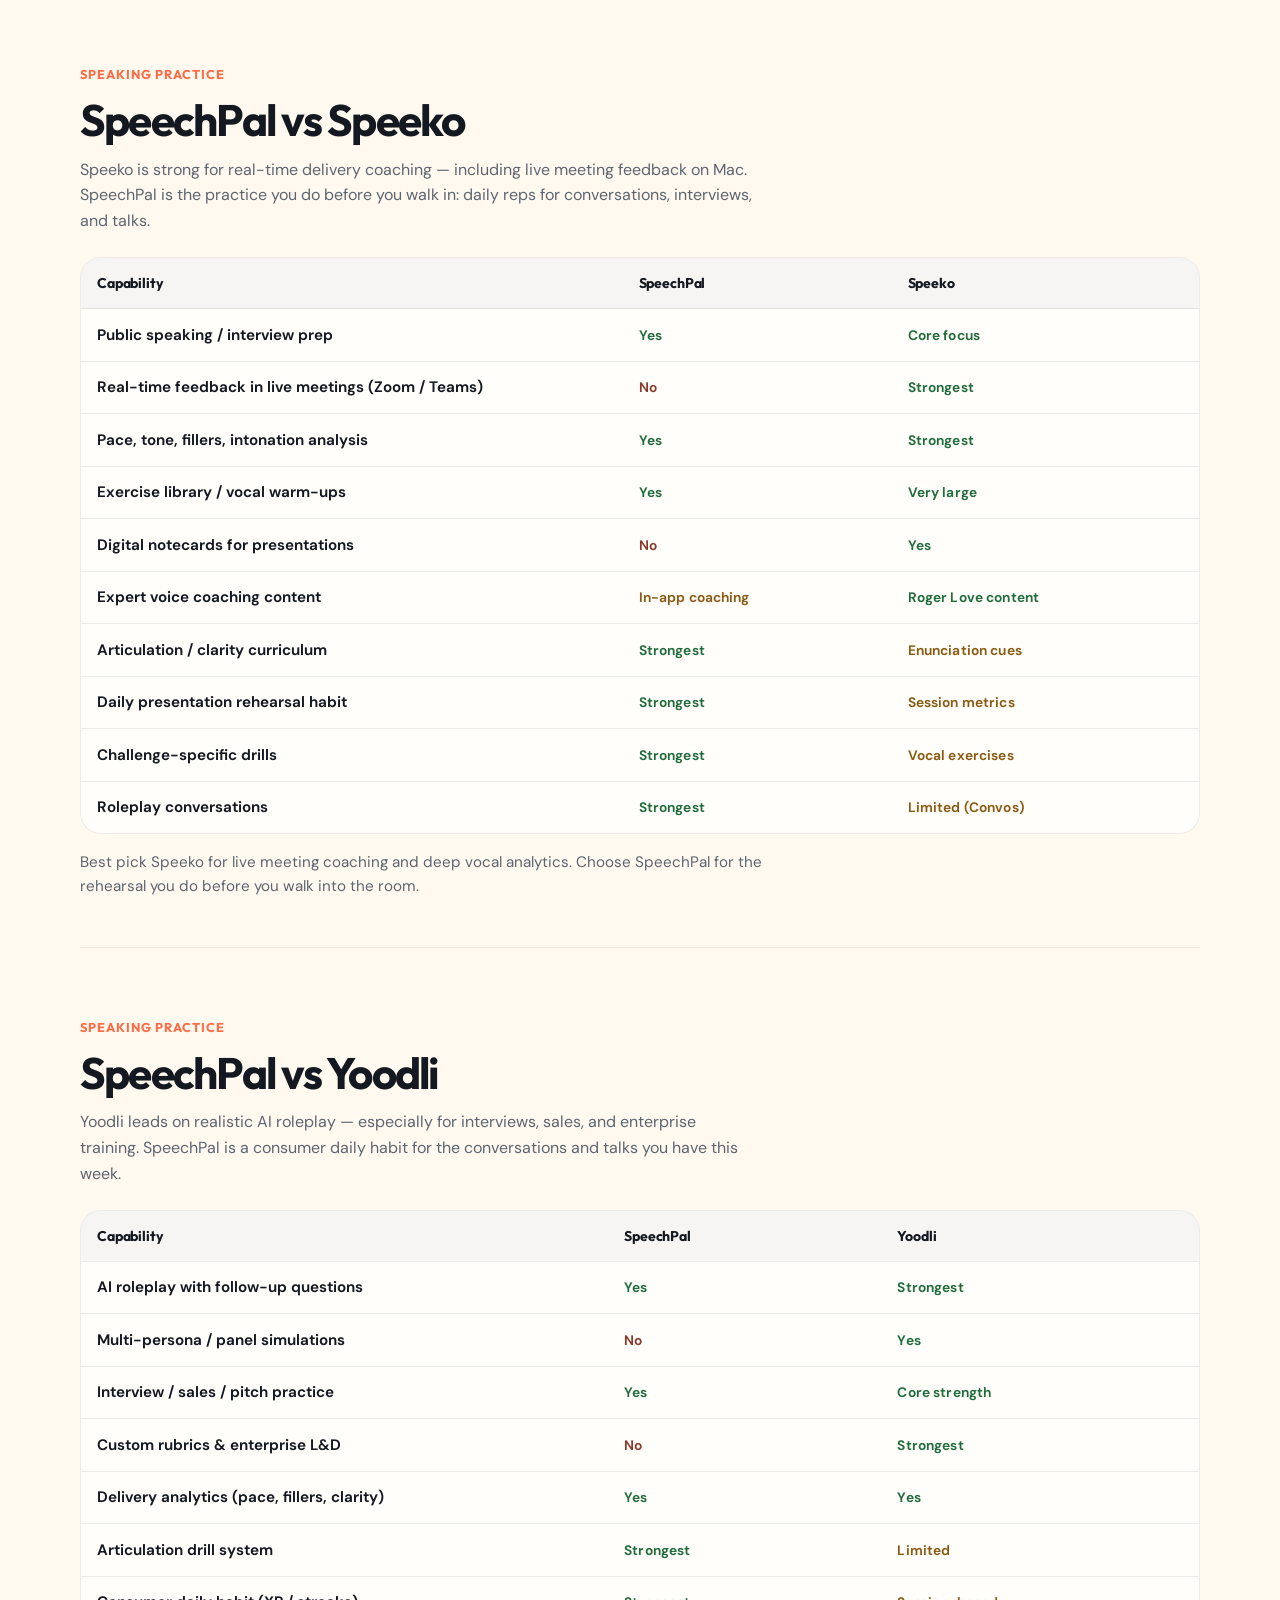
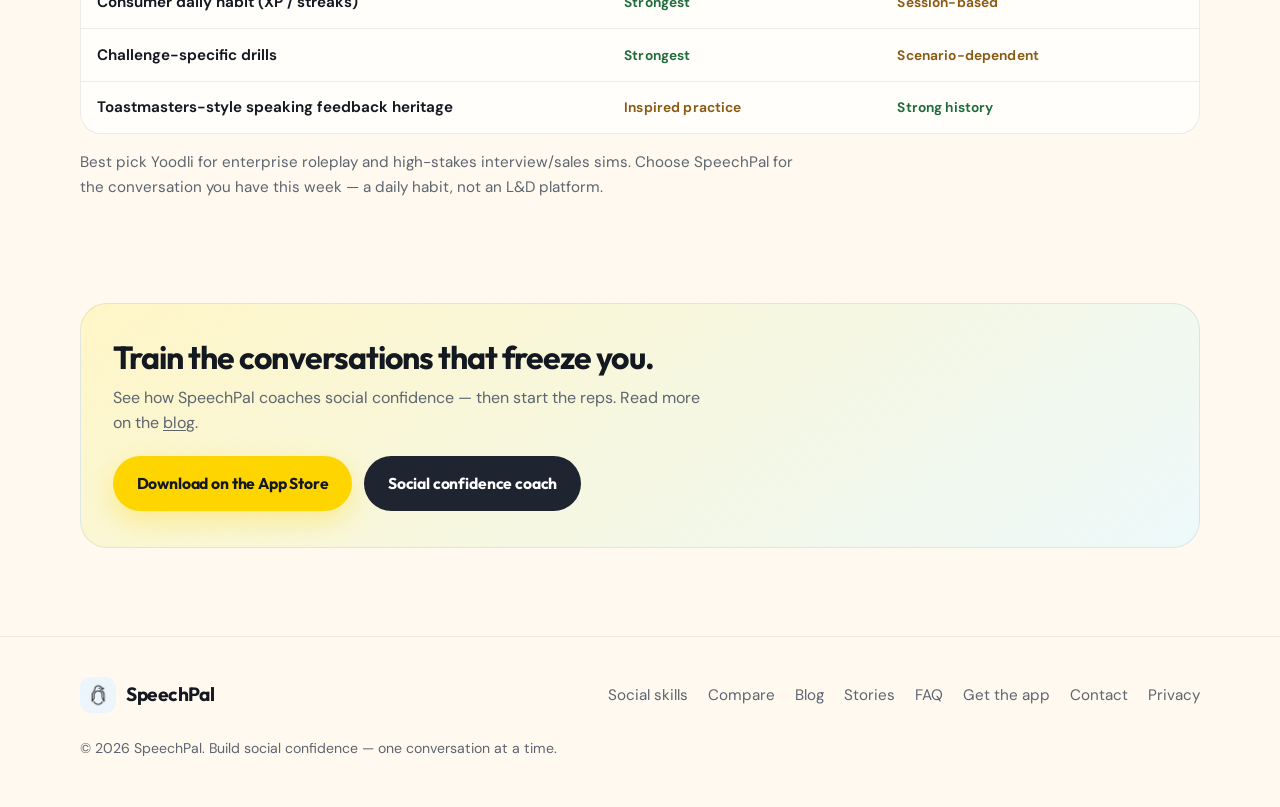
<file: compare-social.html>
<!DOCTYPE html>
<html lang="en">
<head>
  <meta charset="UTF-8" />
  <meta name="viewport" content="width=device-width, initial-scale=1" />
  <title>Compare SpeechPal — vs Gleam, WellSpoken, ELSA, Orai, Speeko &amp; Yoodli</title>
  <meta name="description" content="Compare SpeechPal with Gleam, WellSpoken, ELSA Speak, Orai, Speeko, and Yoodli for social confidence, conversations, and speaking practice." />
  <meta name="theme-color" content="#FFF9EF" />
  <link rel="canonical" href="https://speeechpal.com/compare-social" />
  <meta property="og:type" content="website" />
  <meta property="og:title" content="Compare SpeechPal with Gleam, WellSpoken, ELSA, Orai, Speeko &amp; Yoodli" />
  <meta property="og:description" content="See how SpeechPal stacks up against the apps people usually consider." />
  <meta property="og:image" content="https://speeechpal.com/assets/social-plan-screen.png" />
  <meta name="twitter:card" content="summary_large_image" />
  <link rel="icon" href="assets/logo.png" type="image/png" />
  <link rel="preconnect" href="https://fonts.googleapis.com" />
  <link rel="preconnect" href="https://fonts.gstatic.com" crossorigin />
  <link href="https://fonts.googleapis.com/css2?family=DM+Sans:ital,opsz,wght@0,9..40,400;0,9..40,500;0,9..40,600;0,9..40,700;1,9..40,400&family=Outfit:wght@600;700;800&display=swap" rel="stylesheet" />
  <link rel="stylesheet" href="css/styles.css" />
</head>
<body>
  <a class="skip-link" href="#main">Skip to content</a>

  <header class="site-header" id="site-header">
    <div class="container nav">
      <a class="brand" href="/">
        <img src="assets/logo.png" alt="" width="36" height="36" />
        <span>SpeechPal</span>
      </a>
      <button class="nav-toggle" id="nav-toggle" aria-label="Open menu" aria-expanded="false">
        <span></span><span></span><span></span>
      </button>
      <ul class="nav-links" id="nav-links">
        <li><a href="/">Social skills</a></li>
        <li><a href="/compare-social" aria-current="page">Compare</a></li>
        <li><a href="/blog/">Blog</a></li>
        <li><a class="nav-cta" href="https://apps.apple.com/in/app/speechpal-social-confidence/id6761626994" rel="noopener noreferrer" target="_blank">Get the app</a></li>
      </ul>
    </div>
  </header>

  <main id="main">
    <section class="page-hero compare-hero">
      <div class="container">
        <p class="eyebrow">Compare</p>
        <h1>SpeechPal vs the apps people usually consider.</h1>
        <p>
          Social confidence, conversations, and speaking practice — compared with Gleam, WellSpoken, ELSA Speak, Orai, Speeko, and Yoodli.
        </p>
        <div class="cta-row" style="margin-top:1.5rem;">
          <a class="btn btn-store" href="https://apps.apple.com/in/app/speechpal-social-confidence/id6761626994" rel="noopener noreferrer" target="_blank">Download on the App Store</a>
          <span class="btn btn-ghost btn-soon" aria-disabled="true">Google Play <span class="soon-chip">Soon</span></span>
        </div>
      </div>
    </section>

    <section class="section compare-page">
      <div class="container">
        <div class="compare-picker">
          <p class="compare-picker-label">Jump to a comparison</p>
          <div class="rival-picker-grid">
            <a class="rival-pick" href="#vs-gleam">
              <span class="rival-pick-lane">Social skills</span>
              <strong>Gleam</strong>
            </a>
            <a class="rival-pick" href="#vs-wellspoken">
              <span class="rival-pick-lane">Speaking practice</span>
              <strong>WellSpoken</strong>
            </a>
            <a class="rival-pick" href="#vs-elsa">
              <span class="rival-pick-lane">Speaking practice</span>
              <strong>ELSA Speak</strong>
            </a>
            <a class="rival-pick" href="#vs-orai">
              <span class="rival-pick-lane">Speaking practice</span>
              <strong>Orai</strong>
            </a>
            <a class="rival-pick" href="#vs-speeko">
              <span class="rival-pick-lane">Speaking practice</span>
              <strong>Speeko</strong>
            </a>
            <a class="rival-pick" href="#vs-yoodli">
              <span class="rival-pick-lane">Speaking practice</span>
              <strong>Yoodli</strong>
            </a>
          </div>
        </div>

        <article class="compare-block" id="vs-gleam">
          <div class="compare-panel-head">
            <p class="eyebrow">Social skills</p>
            <h2>SpeechPal vs Gleam</h2>
            <p>Gleam is a social intelligence coach for EQ, dating, networking, and soft skills. SpeechPal is spoken practice for the same kinds of real-world moments — until the first line, the group, and the hard talk feel like a skill.</p>
          </div>
          <div class="compare-table-wrap">
            <table class="compare-table">
              <thead>
                <tr>
                  <th scope="col">Capability</th>
                  <th scope="col">SpeechPal</th>
                  <th scope="col">Gleam</th>
                </tr>
              </thead>
              <tbody>
                <tr>
                  <th scope="row">Starting a conversation / first line</th>
                  <td><span class="mark yes">Yes</span></td>
                  <td><span class="mark partial">Lesson-led</span></td>
                </tr>
                <tr>
                  <th scope="row">Keeping a conversation going</th>
                  <td><span class="mark yes">Yes</span></td>
                  <td><span class="mark yes">Yes</span></td>
                </tr>
                <tr>
                  <th scope="row">Group hangouts / joining the circle</th>
                  <td><span class="mark yes">Yes</span></td>
                  <td><span class="mark yes">Yes</span></td>
                </tr>
                <tr>
                  <th scope="row">Dating and first-date talks</th>
                  <td><span class="mark yes">Yes</span></td>
                  <td><span class="mark yes">Strongest</span></td>
                </tr>
                <tr>
                  <th scope="row">Hard conversations / conflict</th>
                  <td><span class="mark yes">Yes</span></td>
                  <td><span class="mark yes">Yes</span></td>
                </tr>
                <tr>
                  <th scope="row">Social freeze / overthinking</th>
                  <td><span class="mark yes">Yes</span></td>
                  <td><span class="mark partial">Partial</span></td>
                </tr>
                <tr>
                  <th scope="row">Challenge-specific drills</th>
                  <td><span class="mark yes">Strongest</span></td>
                  <td><span class="mark partial">Scenario lessons</span></td>
                </tr>
                <tr>
                  <th scope="row">EQ / social intelligence lessons</th>
                  <td><span class="mark partial">Practice-led</span></td>
                  <td><span class="mark yes">Strongest</span></td>
                </tr>
                <tr>
                  <th scope="row">Roleplay conversations</th>
                  <td><span class="mark yes">Strongest</span></td>
                  <td><span class="mark partial">Lesson-led</span></td>
                </tr>
              </tbody>
            </table>
          </div>
          <p class="compare-note">Best pick Gleam if you want EQ-heavy social intelligence lessons. Choose SpeechPal if you want to practice the conversation out loud until freeze turns into a first line.</p>
        </article>

        <article class="compare-block" id="vs-wellspoken">
          <div class="compare-panel-head">
            <p class="eyebrow">Speaking practice</p>
            <h2>SpeechPal vs WellSpoken</h2>
            <p>WellSpoken is an articulation-first coach with one of the deepest structured drill libraries in the category. SpeechPal trains speaking for real conversations — so the practice shows up when you talk.</p>
          </div>
          <div class="compare-table-wrap">
            <table class="compare-table">
              <thead>
                <tr>
                  <th scope="col">Capability</th>
                  <th scope="col">SpeechPal</th>
                  <th scope="col">WellSpoken</th>
                </tr>
              </thead>
              <tbody>
                <tr>
                  <th scope="row">Structured articulation drills</th>
                  <td><span class="mark yes">Yes</span></td>
                  <td><span class="mark yes">Highest</span></td>
                </tr>
                <tr>
                  <th scope="row">Drill variety (Q&amp;A, frameworks, tongue twisters, lexicon, filler drills, timed drills)</th>
                  <td><span class="mark yes">Yes</span></td>
                  <td><span class="mark yes">Highest (12+ modes)</span></td>
                </tr>
                <tr>
                  <th scope="row">Multi-dimension speech scoring</th>
                  <td><span class="mark yes">Yes</span></td>
                  <td><span class="mark yes">Wellspoken Index (1000-pt)</span></td>
                </tr>
                <tr>
                  <th scope="row">Vocabulary activation under pressure</th>
                  <td><span class="mark partial">Practice-led</span></td>
                  <td><span class="mark yes">Strongest</span></td>
                </tr>
                <tr>
                  <th scope="row">Filler-word elimination drills</th>
                  <td><span class="mark yes">Yes</span></td>
                  <td><span class="mark yes">Dedicated drills</span></td>
                </tr>
                <tr>
                  <th scope="row">Interview / meeting articulation practice</th>
                  <td><span class="mark yes">Yes</span></td>
                  <td><span class="mark yes">Yes</span></td>
                </tr>
                <tr>
                  <th scope="row">Public speaking / stage rehearsal</th>
                  <td><span class="mark yes">Strongest</span></td>
                  <td><span class="mark partial">Supported</span></td>
                </tr>
                <tr>
                  <th scope="row">Read + practice daily habit loop</th>
                  <td><span class="mark yes">Yes</span></td>
                  <td><span class="mark yes">Daily 60</span></td>
                </tr>
                <tr>
                  <th scope="row">Clarity that transfers to real talks</th>
                  <td><span class="mark yes">Strongest</span></td>
                  <td><span class="mark partial">Drill-led</span></td>
                </tr>
                <tr>
                  <th scope="row">Challenge-specific drills</th>
                  <td><span class="mark yes">Strongest</span></td>
                  <td><span class="mark partial">Generic drill modes</span></td>
                </tr>
                <tr>
                  <th scope="row">Roleplay conversations</th>
                  <td><span class="mark yes">Strongest</span></td>
                  <td><span class="mark partial">Limited</span></td>
                </tr>
              </tbody>
            </table>
          </div>
          <p class="compare-note">Best pick WellSpoken if the drill library is the whole product. Choose SpeechPal if you want practice that holds up in the next real conversation.</p>
        </article>
      </div>
    </section>

    <aside class="download-strip">
      <div class="container download-strip-inner">
        <div>
          <p class="eyebrow">Free to download</p>
          <h2>Try SpeechPal for the conversation you have this week.</h2>
        </div>
        <a class="btn btn-store" href="https://apps.apple.com/in/app/speechpal-social-confidence/id6761626994" rel="noopener noreferrer" target="_blank">Download on the App Store</a>
      </div>
    </aside>

    <section class="section compare-page">
      <div class="container">
        <article class="compare-block" id="vs-elsa">
          <div class="compare-panel-head">
            <p class="eyebrow">Speaking practice</p>
            <h2>SpeechPal vs ELSA Speak</h2>
            <p>ELSA is the category leader for phoneme-level pronunciation and accent coaching for English learners. SpeechPal is built for real conversations — not ESL pronunciation mastery.</p>
          </div>
          <div class="compare-table-wrap">
            <table class="compare-table">
              <thead>
                <tr>
                  <th scope="col">Capability</th>
                  <th scope="col">SpeechPal</th>
                  <th scope="col">ELSA Speak</th>
                </tr>
              </thead>
              <tbody>
                <tr>
                  <th scope="row">Phoneme-level pronunciation feedback</th>
                  <td><span class="mark partial">Supportive</span></td>
                  <td><span class="mark yes">Highest</span></td>
                </tr>
                <tr>
                  <th scope="row">Accent / American English coaching</th>
                  <td><span class="mark no">Not the focus</span></td>
                  <td><span class="mark yes">Core focus</span></td>
                </tr>
                <tr>
                  <th scope="row">Lesson volume for pronunciation</th>
                  <td><span class="mark partial">Focused drills</span></td>
                  <td><span class="mark yes">800+ lessons</span></td>
                </tr>
                <tr>
                  <th scope="row">Professional articulation &amp; clarity under pressure</th>
                  <td><span class="mark yes">Strongest</span></td>
                  <td><span class="mark partial">Language-learning lens</span></td>
                </tr>
                <tr>
                  <th scope="row">Public speaking practice</th>
                  <td><span class="mark yes">Strongest</span></td>
                  <td><span class="mark no">No</span></td>
                </tr>
                <tr>
                  <th scope="row">Filler / delivery coaching for native speakers</th>
                  <td><span class="mark yes">Strongest</span></td>
                  <td><span class="mark partial">Limited</span></td>
                </tr>
                <tr>
                  <th scope="row">Interview and meeting delivery</th>
                  <td><span class="mark yes">Yes</span></td>
                  <td><span class="mark partial">Language drills</span></td>
                </tr>
                <tr>
                  <th scope="row">Habit system for speaking clearly</th>
                  <td><span class="mark yes">Yes</span></td>
                  <td><span class="mark partial">Pronunciation streaks</span></td>
                </tr>
                <tr>
                  <th scope="row">Challenge-specific drills</th>
                  <td><span class="mark yes">Strongest</span></td>
                  <td><span class="mark partial">Pronunciation lessons</span></td>
                </tr>
                <tr>
                  <th scope="row">Roleplay conversations</th>
                  <td><span class="mark yes">Strongest</span></td>
                  <td><span class="mark partial">Dialogue practice</span></td>
                </tr>
              </tbody>
            </table>
          </div>
          <p class="compare-note">Best pick ELSA if accent and pronunciation accuracy is the goal. Choose SpeechPal to practice real conversations — not to master phonemes.</p>
        </article>

        <article class="compare-block" id="vs-orai">
          <div class="compare-panel-head">
            <p class="eyebrow">Speaking practice</p>
            <h2>SpeechPal vs Orai</h2>
            <p>Orai is a dedicated public-speaking coach with strong delivery analytics. SpeechPal is daily spoken practice until the conversation or talk feels steady, not just scored.</p>
          </div>
          <div class="compare-table-wrap">
            <table class="compare-table">
              <thead>
                <tr>
                  <th scope="col">Capability</th>
                  <th scope="col">SpeechPal</th>
                  <th scope="col">Orai</th>
                </tr>
              </thead>
              <tbody>
                <tr>
                  <th scope="row">Public speaking / presentation coaching</th>
                  <td><span class="mark yes">Yes</span></td>
                  <td><span class="mark yes">Core focus</span></td>
                </tr>
                <tr>
                  <th scope="row">Instant AI feedback (fillers, pace, clarity, energy)</th>
                  <td><span class="mark yes">Yes</span></td>
                  <td><span class="mark yes">Strongest</span></td>
                </tr>
                <tr>
                  <th scope="row">Script / prepared speech mode</th>
                  <td><span class="mark partial">Limited</span></td>
                  <td><span class="mark yes">Yes</span></td>
                </tr>
                <tr>
                  <th scope="row">Gamified micro-lessons</th>
                  <td><span class="mark yes">Yes</span></td>
                  <td><span class="mark yes">Yes</span></td>
                </tr>
                <tr>
                  <th scope="row">Facial expression / delivery cues</th>
                  <td><span class="mark no">No</span></td>
                  <td><span class="mark yes">Yes</span></td>
                </tr>
                <tr>
                  <th scope="row">Structured articulation drill library</th>
                  <td><span class="mark yes">Strongest</span></td>
                  <td><span class="mark partial">Delivery metrics</span></td>
                </tr>
                <tr>
                  <th scope="row">Interview and meeting rehearsal</th>
                  <td><span class="mark yes">Yes</span></td>
                  <td><span class="mark yes">Yes</span></td>
                </tr>
                <tr>
                  <th scope="row">Daily streaks / habit tracking</th>
                  <td><span class="mark yes">Yes</span></td>
                  <td><span class="mark yes">Yes</span></td>
                </tr>
                <tr>
                  <th scope="row">Challenge-specific drills</th>
                  <td><span class="mark yes">Strongest</span></td>
                  <td><span class="mark partial">Lesson-based</span></td>
                </tr>
                <tr>
                  <th scope="row">Roleplay conversations</th>
                  <td><span class="mark yes">Strongest</span></td>
                  <td><span class="mark partial">Speech rehearsal</span></td>
                </tr>
              </tbody>
            </table>
          </div>
          <p class="compare-note">Best pick Orai if you want a pure public-speaking analytics coach. Choose SpeechPal if you want to rehearse until it feels steady — not only a score after you finish.</p>
        </article>

        <article class="compare-block" id="vs-speeko">
          <div class="compare-panel-head">
            <p class="eyebrow">Speaking practice</p>
            <h2>SpeechPal vs Speeko</h2>
            <p>Speeko is strong for real-time delivery coaching — including live meeting feedback on Mac. SpeechPal is the practice you do before you walk in: daily reps for conversations, interviews, and talks.</p>
          </div>
          <div class="compare-table-wrap">
            <table class="compare-table">
              <thead>
                <tr>
                  <th scope="col">Capability</th>
                  <th scope="col">SpeechPal</th>
                  <th scope="col">Speeko</th>
                </tr>
              </thead>
              <tbody>
                <tr>
                  <th scope="row">Public speaking / interview prep</th>
                  <td><span class="mark yes">Yes</span></td>
                  <td><span class="mark yes">Core focus</span></td>
                </tr>
                <tr>
                  <th scope="row">Real-time feedback in live meetings (Zoom / Teams)</th>
                  <td><span class="mark no">No</span></td>
                  <td><span class="mark yes">Strongest</span></td>
                </tr>
                <tr>
                  <th scope="row">Pace, tone, fillers, intonation analysis</th>
                  <td><span class="mark yes">Yes</span></td>
                  <td><span class="mark yes">Strongest</span></td>
                </tr>
                <tr>
                  <th scope="row">Exercise library / vocal warm-ups</th>
                  <td><span class="mark yes">Yes</span></td>
                  <td><span class="mark yes">Very large</span></td>
                </tr>
                <tr>
                  <th scope="row">Digital notecards for presentations</th>
                  <td><span class="mark no">No</span></td>
                  <td><span class="mark yes">Yes</span></td>
                </tr>
                <tr>
                  <th scope="row">Expert voice coaching content</th>
                  <td><span class="mark partial">In-app coaching</span></td>
                  <td><span class="mark yes">Roger Love content</span></td>
                </tr>
                <tr>
                  <th scope="row">Articulation / clarity curriculum</th>
                  <td><span class="mark yes">Strongest</span></td>
                  <td><span class="mark partial">Enunciation cues</span></td>
                </tr>
                <tr>
                  <th scope="row">Daily presentation rehearsal habit</th>
                  <td><span class="mark yes">Strongest</span></td>
                  <td><span class="mark partial">Session metrics</span></td>
                </tr>
                <tr>
                  <th scope="row">Challenge-specific drills</th>
                  <td><span class="mark yes">Strongest</span></td>
                  <td><span class="mark partial">Vocal exercises</span></td>
                </tr>
                <tr>
                  <th scope="row">Roleplay conversations</th>
                  <td><span class="mark yes">Strongest</span></td>
                  <td><span class="mark partial">Limited (Convos)</span></td>
                </tr>
              </tbody>
            </table>
          </div>
          <p class="compare-note">Best pick Speeko for live meeting coaching and deep vocal analytics. Choose SpeechPal for the rehearsal you do before you walk into the room.</p>
        </article>

        <article class="compare-block" id="vs-yoodli">
          <div class="compare-panel-head">
            <p class="eyebrow">Speaking practice</p>
            <h2>SpeechPal vs Yoodli</h2>
            <p>Yoodli leads on realistic AI roleplay — especially for interviews, sales, and enterprise training. SpeechPal is a consumer daily habit for the conversations and talks you have this week.</p>
          </div>
          <div class="compare-table-wrap">
            <table class="compare-table">
              <thead>
                <tr>
                  <th scope="col">Capability</th>
                  <th scope="col">SpeechPal</th>
                  <th scope="col">Yoodli</th>
                </tr>
              </thead>
              <tbody>
                <tr>
                  <th scope="row">AI roleplay with follow-up questions</th>
                  <td><span class="mark yes">Yes</span></td>
                  <td><span class="mark yes">Strongest</span></td>
                </tr>
                <tr>
                  <th scope="row">Multi-persona / panel simulations</th>
                  <td><span class="mark no">No</span></td>
                  <td><span class="mark yes">Yes</span></td>
                </tr>
                <tr>
                  <th scope="row">Interview / sales / pitch practice</th>
                  <td><span class="mark yes">Yes</span></td>
                  <td><span class="mark yes">Core strength</span></td>
                </tr>
                <tr>
                  <th scope="row">Custom rubrics &amp; enterprise L&amp;D</th>
                  <td><span class="mark no">No</span></td>
                  <td><span class="mark yes">Strongest</span></td>
                </tr>
                <tr>
                  <th scope="row">Delivery analytics (pace, fillers, clarity)</th>
                  <td><span class="mark yes">Yes</span></td>
                  <td><span class="mark yes">Yes</span></td>
                </tr>
                <tr>
                  <th scope="row">Articulation drill system</th>
                  <td><span class="mark yes">Strongest</span></td>
                  <td><span class="mark partial">Limited</span></td>
                </tr>
                <tr>
                  <th scope="row">Consumer daily habit (XP / streaks)</th>
                  <td><span class="mark yes">Strongest</span></td>
                  <td><span class="mark partial">Session-based</span></td>
                </tr>
                <tr>
                  <th scope="row">Challenge-specific drills</th>
                  <td><span class="mark yes">Strongest</span></td>
                  <td><span class="mark partial">Scenario-dependent</span></td>
                </tr>
                <tr>
                  <th scope="row">Toastmasters-style speaking feedback heritage</th>
                  <td><span class="mark partial">Inspired practice</span></td>
                  <td><span class="mark yes">Strong history</span></td>
                </tr>
              </tbody>
            </table>
          </div>
          <p class="compare-note">Best pick Yoodli for enterprise roleplay and high-stakes interview/sales sims. Choose SpeechPal for the conversation you have this week — a daily habit, not an L&amp;D platform.</p>
        </article>

        <div class="compare-cta reveal">
          <h2>Train the conversations that freeze you.</h2>
          <p>
            See how SpeechPal coaches social confidence — then start the reps.
            Read more on the <a href="/blog/">blog</a>.
          </p>
          <div class="cta-row">
            <a class="btn btn-primary" href="https://apps.apple.com/in/app/speechpal-social-confidence/id6761626994" rel="noopener noreferrer" target="_blank">
              Download on the App Store
            </a>
            <a class="btn btn-secondary" href="/">Social confidence coach</a>
          </div>
        </div>
      </div>
    </section>
  </main>

  <footer class="site-footer">
    <div class="container">
      <div class="footer-grid">
        <a class="brand" href="/">
          <img src="assets/logo.png" alt="" width="36" height="36" />
          <span>SpeechPal</span>
        </a>
        <ul class="footer-links">
          <li><a href="/">Social skills</a></li>
          <li><a href="/compare-social">Compare</a></li>
          <li><a href="/blog/">Blog</a></li>
          <li><a href="/#stories">Stories</a></li>
          <li><a href="/#faq">FAQ</a></li>
          <li><a href="https://apps.apple.com/in/app/speechpal-social-confidence/id6761626994" rel="noopener noreferrer" target="_blank">Get the app</a></li>
          <li><a href="mailto:speechpal@gmail.com">Contact</a></li>
          <li><a href="/privacy.html">Privacy</a></li>
        </ul>
      </div>
      <p class="footer-copy">© <span id="year"></span> SpeechPal. Build social confidence — one conversation at a time.</p>
    </div>
  </footer>

  <script src="js/main.js"></script>
</body>
</html>
</file>
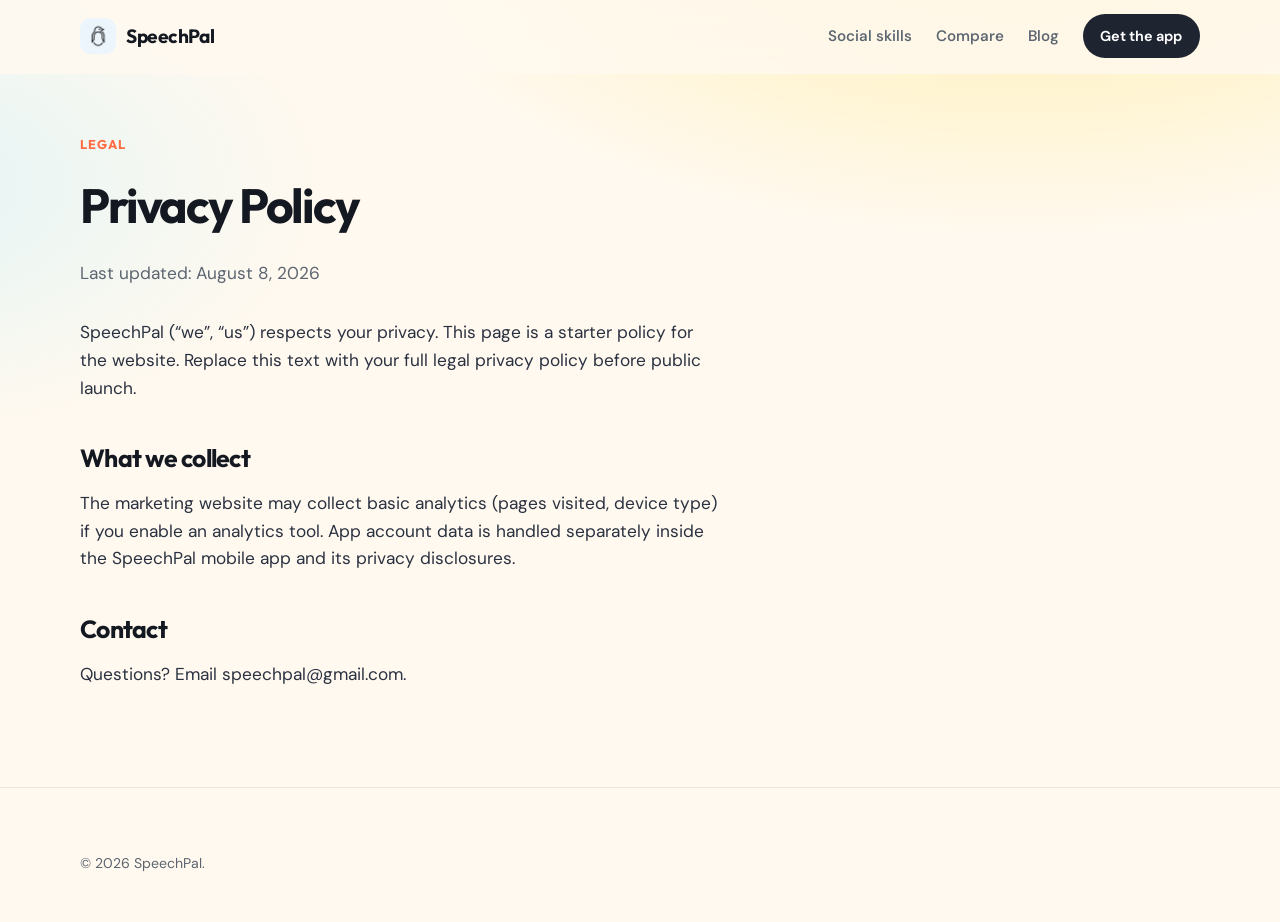
<file: privacy.html>
<!DOCTYPE html>
<html lang="en">
<head>
  <meta charset="UTF-8" />
  <meta name="viewport" content="width=device-width, initial-scale=1" />
  <title>Privacy Policy — SpeechPal</title>
  <meta name="description" content="Privacy policy for SpeechPal." />
  <link rel="canonical" href="https://speeechpal.com/privacy.html" />
  <link rel="icon" href="assets/logo.png" type="image/png" />
  <link rel="preconnect" href="https://fonts.googleapis.com" />
  <link rel="preconnect" href="https://fonts.gstatic.com" crossorigin />
  <link href="https://fonts.googleapis.com/css2?family=DM+Sans:ital,opsz,wght@0,9..40,400;0,9..40,500;0,9..40,600;0,9..40,700;1,9..40,400&family=Outfit:wght@600;700;800&display=swap" rel="stylesheet" />
  <link rel="stylesheet" href="css/styles.css" />
</head>
<body>
  <a class="skip-link" href="#main">Skip to content</a>

  <header class="site-header" id="site-header">
    <div class="container nav">
      <a class="brand" href="/">
        <img src="assets/logo.png" alt="" width="36" height="36" />
        <span>SpeechPal</span>
      </a>
      <button class="nav-toggle" id="nav-toggle" aria-label="Open menu" aria-expanded="false">
        <span></span><span></span><span></span>
      </button>
      <ul class="nav-links" id="nav-links">
        <li><a href="/">Social skills</a></li>
        <li><a href="/compare-social">Compare</a></li>
        <li><a href="/blog/">Blog</a></li>
        <li><a class="nav-cta" href="https://apps.apple.com/in/app/speechpal-social-confidence/id6761626994" rel="noopener noreferrer" target="_blank">Get the app</a></li>
      </ul>
    </div>
  </header>

  <main id="main" class="container article" style="padding-top: 3rem;">
    <p class="eyebrow">Legal</p>
    <h1 style="font-family:var(--font-display);font-size:clamp(2rem,4vw,3rem);letter-spacing:-0.045em;margin:0 0 1rem;">Privacy Policy</h1>
    <p class="prose-lead" style="margin-bottom:2rem;">Last updated: August 8, 2026</p>
    <div class="article-body">
      <p>
        SpeechPal (“we”, “us”) respects your privacy. This page is a starter policy for the website.
        Replace this text with your full legal privacy policy before public launch.
      </p>
      <h2>What we collect</h2>
      <p>
        The marketing website may collect basic analytics (pages visited, device type) if you enable an analytics tool.
        App account data is handled separately inside the SpeechPal mobile app and its privacy disclosures.
      </p>
      <h2>Contact</h2>
      <p>Questions? Email <a href="mailto:speechpal@gmail.com">speechpal@gmail.com</a>.</p>
    </div>
  </main>

  <footer class="site-footer">
    <div class="container">
      <p class="footer-copy">© <span id="year"></span> SpeechPal.</p>
    </div>
  </footer>
  <script src="js/main.js"></script>
</body>
</html>
</file>
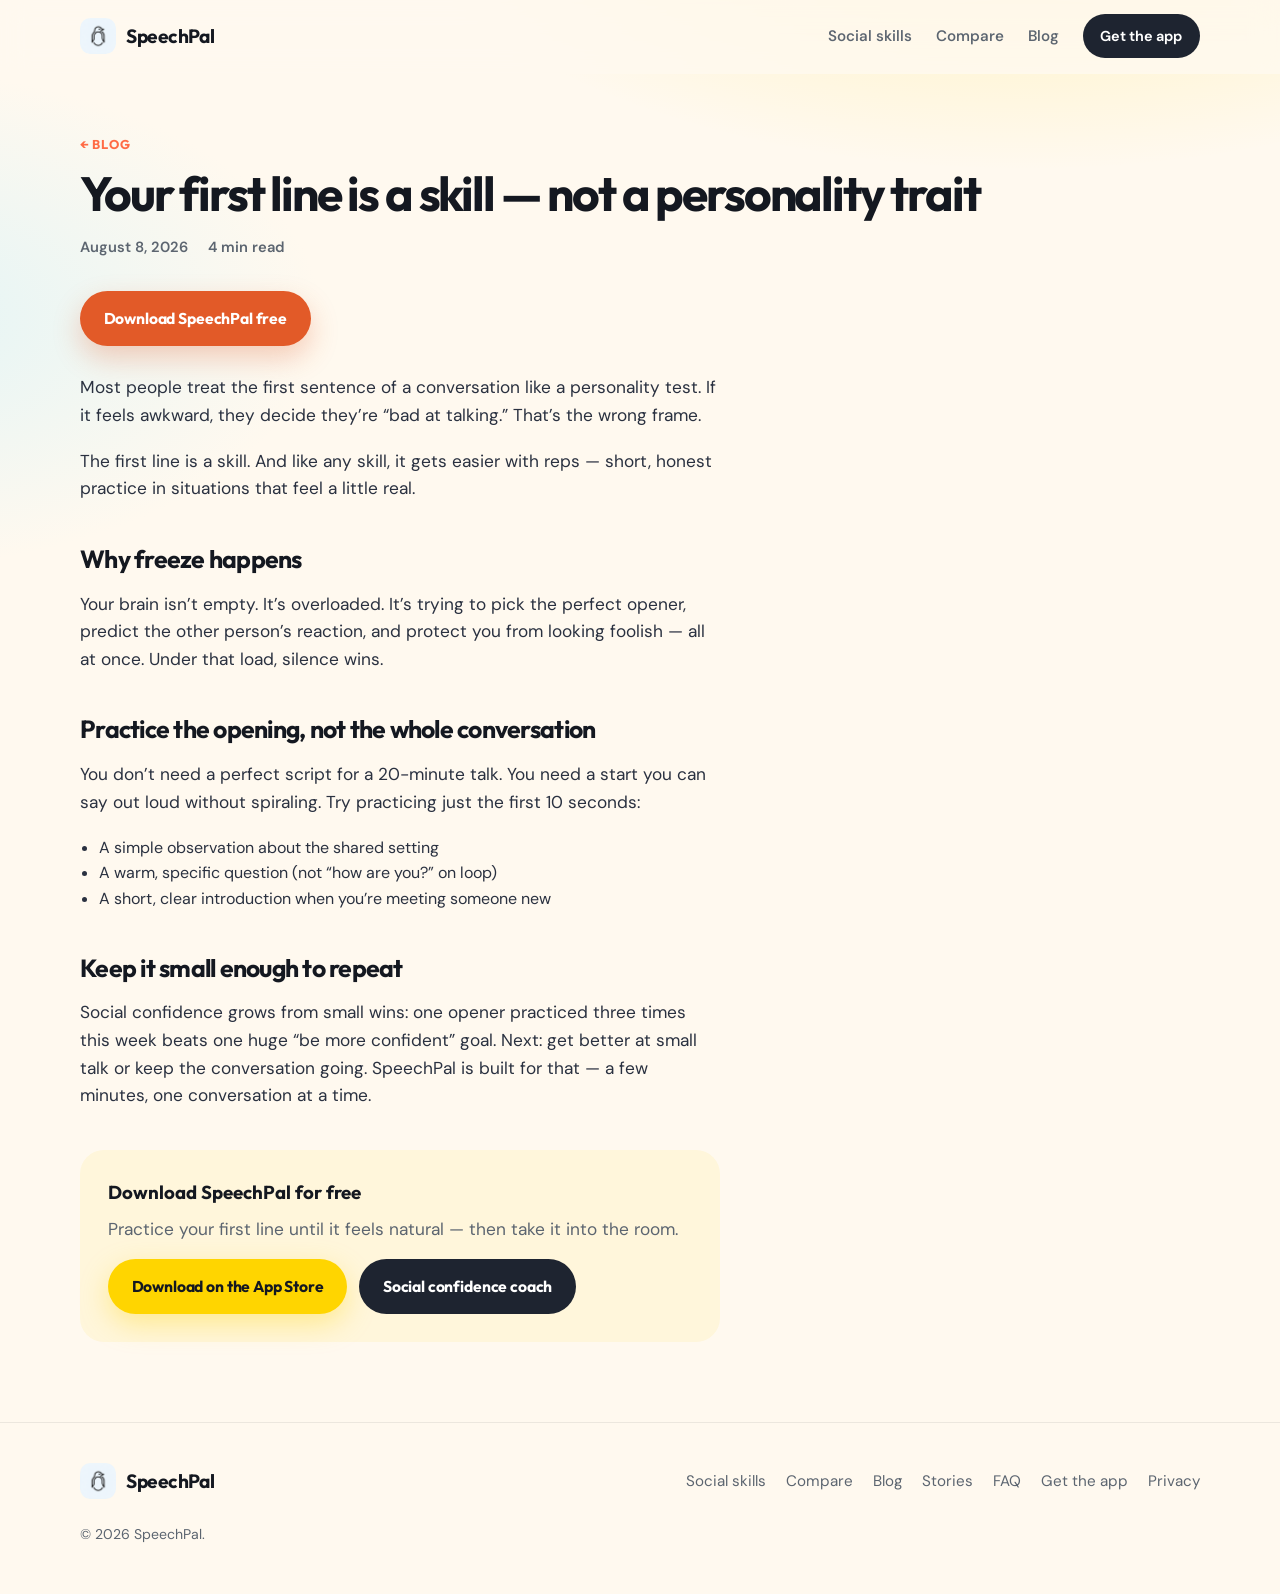
<file: blog/first-line-confidence.html>
<!DOCTYPE html>
<html lang="en">
<head>
  <meta charset="UTF-8" />
  <meta name="viewport" content="width=device-width, initial-scale=1" />
  <title>Your first line is a skill — not a personality trait — SpeechPal</title>
  <meta name="description" content="Starting a conversation is a skill you can practice. Learn how to build your first line until freeze turns into flow." />
  <link rel="canonical" href="https://speeechpal.com/blog/first-line-confidence.html" />
  <meta property="og:title" content="Your first line is a skill — not a personality trait" />
  <meta property="og:description" content="How to practice openings until freeze turns into flow." />
  <meta property="og:type" content="article" />
  <meta property="og:image" content="https://speeechpal.com/assets/logo.png" />
  <link rel="icon" href="../assets/logo.png" type="image/png" />
  <link rel="preconnect" href="https://fonts.googleapis.com" />
  <link rel="preconnect" href="https://fonts.gstatic.com" crossorigin />
  <link href="https://fonts.googleapis.com/css2?family=DM+Sans:ital,opsz,wght@0,9..40,400;0,9..40,500;0,9..40,600;0,9..40,700;1,9..40,400&family=Outfit:wght@600;700;800&display=swap" rel="stylesheet" />
  <link rel="stylesheet" href="../css/styles.css" />
  <script type="application/ld+json">
  {
    "@context": "https://schema.org",
    "@type": "BlogPosting",
    "headline": "Your first line is a skill — not a personality trait",
    "datePublished": "2026-08-08",
    "author": { "@type": "Organization", "name": "SpeechPal" },
    "description": "How to practice openings until freeze turns into flow."
  }
  </script>
</head>
<body>
  <a class="skip-link" href="#main">Skip to content</a>

  <header class="site-header" id="site-header">
    <div class="container nav">
      <a class="brand" href="/">
        <img src="../assets/logo.png" alt="" width="36" height="36" />
        <span>SpeechPal</span>
      </a>
      <button class="nav-toggle" id="nav-toggle" aria-label="Open menu" aria-expanded="false">
        <span></span><span></span><span></span>
      </button>
      <ul class="nav-links" id="nav-links">
        <li><a href="/">Social skills</a></li>
        <li><a href="/compare-social">Compare</a></li>
        <li><a href="/blog/">Blog</a></li>
        <li><a class="nav-cta" href="https://apps.apple.com/in/app/speechpal-social-confidence/id6761626994" rel="noopener noreferrer" target="_blank">Get the app</a></li>
      </ul>
    </div>
  </header>

  <main id="main" class="article">
    <article class="container" style="padding-top: 3rem;">
      <p class="eyebrow"><a href="/blog/">← Blog</a></p>
      <h1 style="font-family:var(--font-display);font-size:clamp(2rem,4vw,3rem);letter-spacing:-0.045em;line-height:1.1;margin:0 0 1rem;">
        Your first line is a skill — not a personality trait
      </h1>
      <div class="article-meta">
        <span>August 8, 2026</span>
        <span>4 min read</span>
      </div>
      <div class="cta-row" style="margin:0 0 1.75rem;">
        <a class="btn btn-store" href="https://apps.apple.com/in/app/speechpal-social-confidence/id6761626994" rel="noopener noreferrer" target="_blank">Download SpeechPal free</a>
      </div>

      <div class="article-body">
        <p>
          Most people treat the first sentence of a conversation like a personality test.
          If it feels awkward, they decide they’re “bad at talking.” That’s the wrong frame.
        </p>
        <p>
          The first line is a skill. And like any skill, it gets easier with reps — short, honest practice
          in situations that feel a little real.
        </p>

        <h2>Why freeze happens</h2>
        <p>
          Your brain isn’t empty. It’s overloaded. It’s trying to pick the perfect opener, predict the other
          person’s reaction, and protect you from looking foolish — all at once. Under that load, silence wins.
        </p>

        <h2>Practice the opening, not the whole conversation</h2>
        <p>
          You don’t need a perfect script for a 20-minute talk. You need a start you can say out loud without
          spiraling. Try practicing just the first 10 seconds:
        </p>
        <ul>
          <li>A simple observation about the shared setting</li>
          <li>A warm, specific question (not “how are you?” on loop)</li>
          <li>A short, clear introduction when you’re meeting someone new</li>
        </ul>

        <h2>Keep it small enough to repeat</h2>
        <p>
          Social confidence grows from small wins: one opener practiced three times this week beats one
          huge “be more confident” goal. Next: <a href="/blog/how-to-get-better-at-small-talk.html">get better at small talk</a>
          or <a href="/blog/how-to-keep-a-conversation-going.html">keep the conversation going</a>.
          SpeechPal is built for that — a few minutes, one conversation at a time.
        </p>

        <div class="article-cta">
          <h3>Download SpeechPal for free</h3>
          <p>Practice your first line until it feels natural — then take it into the room.</p>
          <div class="cta-row">
            <a class="btn btn-primary" href="https://apps.apple.com/in/app/speechpal-social-confidence/id6761626994" rel="noopener noreferrer" target="_blank">Download on the App Store</a>
            <a class="btn btn-secondary" href="/">Social confidence coach</a>
          </div>
        </div>
      </div>
    </article>
  </main>

  <footer class="site-footer">
    <div class="container">
      <div class="footer-grid">
        <a class="brand" href="/">
          <img src="../assets/logo.png" alt="" width="36" height="36" />
          <span>SpeechPal</span>
        </a>
        <ul class="footer-links">
          <li><a href="/">Social skills</a></li>
          <li><a href="/compare-social">Compare</a></li>
          <li><a href="/blog/">Blog</a></li>
          <li><a href="/#stories">Stories</a></li>
          <li><a href="/#faq">FAQ</a></li>
          <li><a href="https://apps.apple.com/in/app/speechpal-social-confidence/id6761626994" rel="noopener noreferrer" target="_blank">Get the app</a></li>
          <li><a href="/privacy.html">Privacy</a></li>
        </ul>
      </div>
      <p class="footer-copy">© <span id="year"></span> SpeechPal.</p>
    </div>
  </footer>

  <script src="../js/main.js"></script>
</body>
</html>
</file>
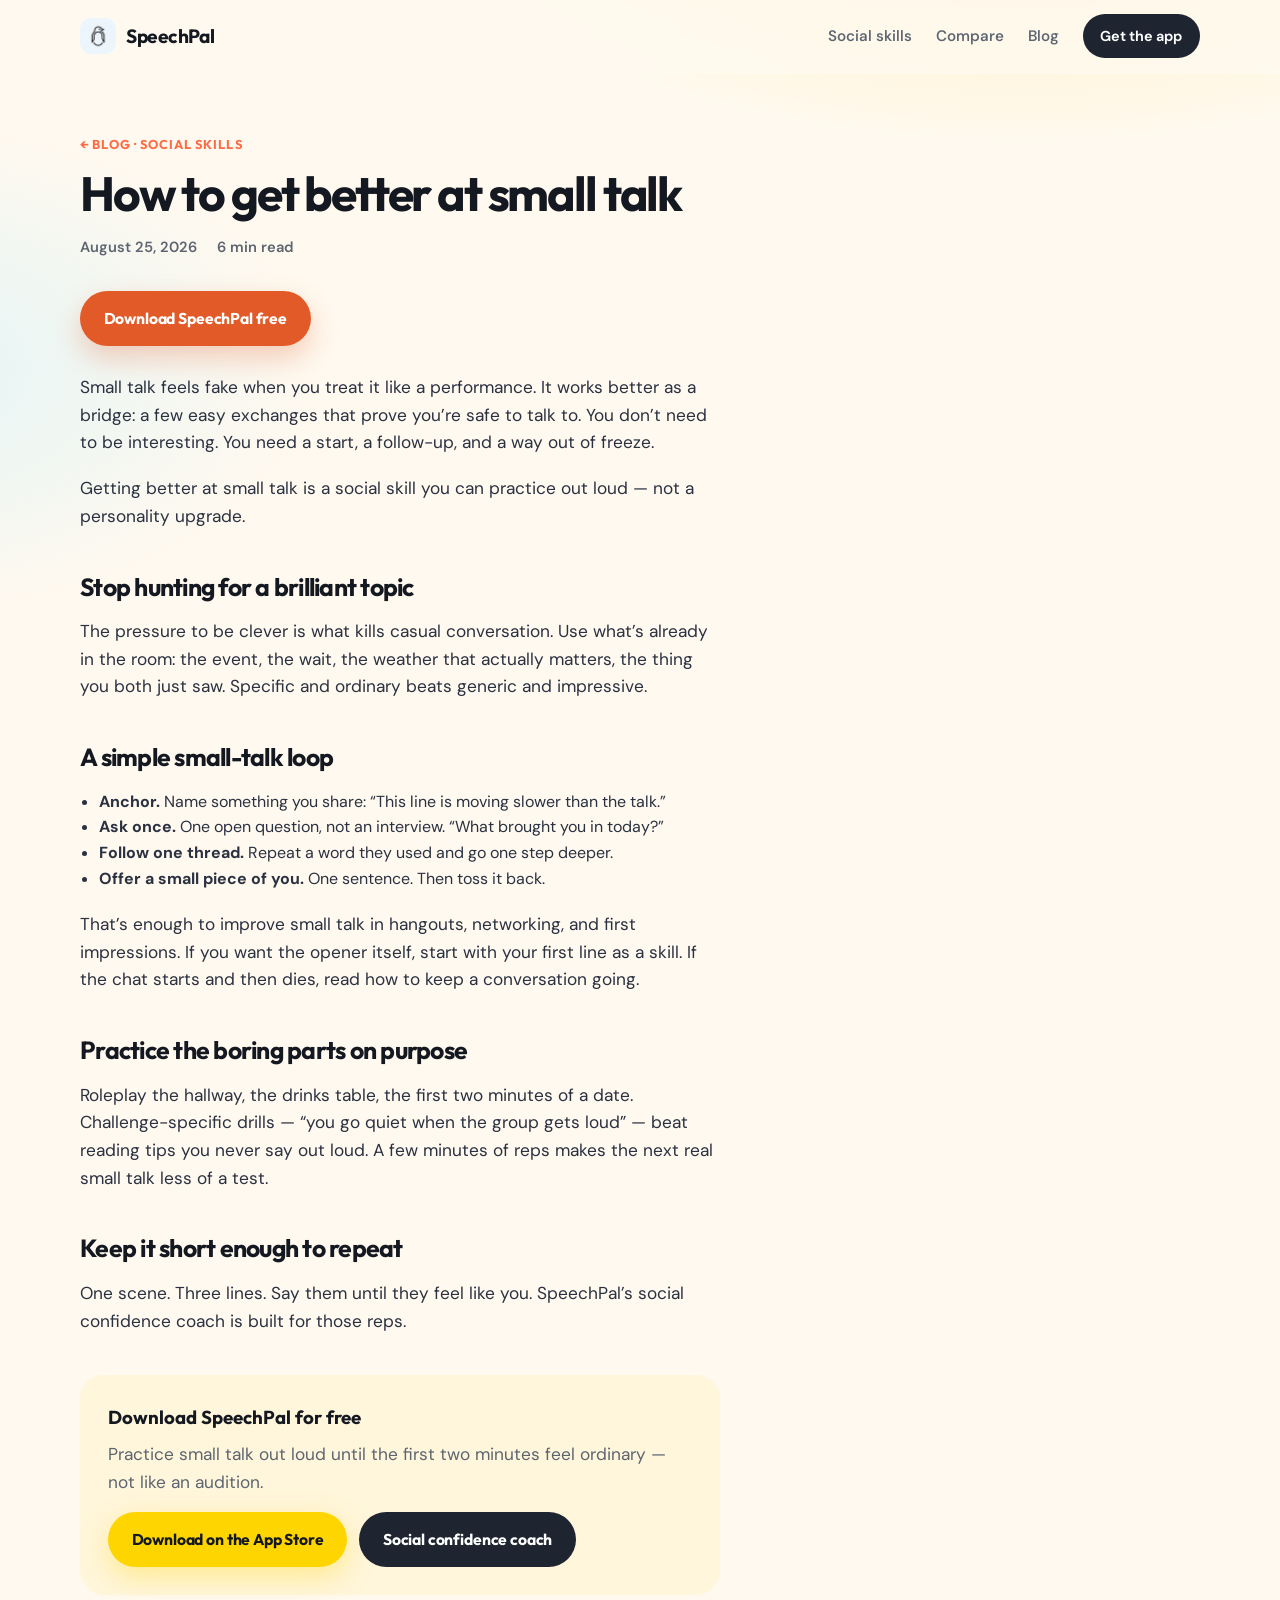
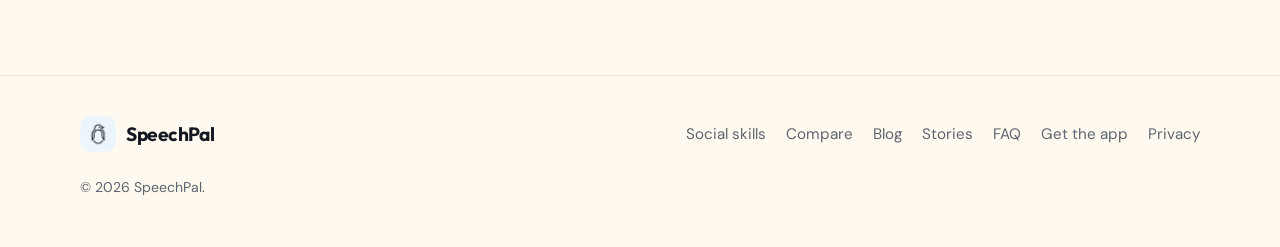
<file: blog/how-to-get-better-at-small-talk.html>
<!DOCTYPE html>
<html lang="en">
<head>
  <meta charset="UTF-8" />
  <meta name="viewport" content="width=device-width, initial-scale=1" />
  <title>How to Get Better at Small Talk — SpeechPal</title>
  <meta name="description" content="How to get better at small talk without sounding fake: use the setting, ask one real follow-up, and practice short reps until casual conversation feels easier." />
  <link rel="canonical" href="https://speeechpal.com/blog/how-to-get-better-at-small-talk.html" />
  <meta property="og:title" content="How to Get Better at Small Talk" />
  <meta property="og:description" content="Practical small-talk skills you can practice out loud." />
  <meta property="og:type" content="article" />
  <meta property="og:image" content="https://speeechpal.com/assets/logo.png" />
  <link rel="icon" href="../assets/logo.png" type="image/png" />
  <link rel="preconnect" href="https://fonts.googleapis.com" />
  <link rel="preconnect" href="https://fonts.gstatic.com" crossorigin />
  <link href="https://fonts.googleapis.com/css2?family=DM+Sans:ital,opsz,wght@0,9..40,400;0,9..40,500;0,9..40,600;0,9..40,700;1,9..40,400&family=Outfit:wght@600;700;800&display=swap" rel="stylesheet" />
  <link rel="stylesheet" href="../css/styles.css" />
  <script type="application/ld+json">
  {
    "@context": "https://schema.org",
    "@type": "BlogPosting",
    "headline": "How to Get Better at Small Talk",
    "datePublished": "2026-08-25",
    "author": { "@type": "Organization", "name": "SpeechPal" },
    "description": "How to get better at small talk without sounding fake — short practice for real conversations."
  }
  </script>
</head>
<body>
  <a class="skip-link" href="#main">Skip to content</a>

  <header class="site-header" id="site-header">
    <div class="container nav">
      <a class="brand" href="/">
        <img src="../assets/logo.png" alt="" width="36" height="36" />
        <span>SpeechPal</span>
      </a>
      <button class="nav-toggle" id="nav-toggle" aria-label="Open menu" aria-expanded="false">
        <span></span><span></span><span></span>
      </button>
      <ul class="nav-links" id="nav-links">
        <li><a href="/">Social skills</a></li>
        <li><a href="/compare-social">Compare</a></li>
        <li><a href="/blog/">Blog</a></li>
        <li><a class="nav-cta" href="https://apps.apple.com/in/app/speechpal-social-confidence/id6761626994" rel="noopener noreferrer" target="_blank">Get the app</a></li>
      </ul>
    </div>
  </header>

  <main id="main" class="article">
    <article class="container" style="padding-top: 3rem;">
      <p class="eyebrow"><a href="/blog/">← Blog</a> · Social skills</p>
      <h1 style="font-family:var(--font-display);font-size:clamp(2rem,4vw,3rem);letter-spacing:-0.045em;line-height:1.1;margin:0 0 1rem;">
        How to get better at small talk
      </h1>
      <div class="article-meta">
        <span>August 25, 2026</span>
        <span>6 min read</span>
      </div>
      <div class="cta-row" style="margin:0 0 1.75rem;">
        <a class="btn btn-store" href="https://apps.apple.com/in/app/speechpal-social-confidence/id6761626994" rel="noopener noreferrer" target="_blank">Download SpeechPal free</a>
      </div>

      <div class="article-body">
        <p>
          Small talk feels fake when you treat it like a performance. It works better as a bridge:
          a few easy exchanges that prove you’re safe to talk to. You don’t need to be interesting.
          You need a start, a follow-up, and a way out of freeze.
        </p>
        <p>
          Getting better at small talk is a social skill you can practice out loud — not a personality upgrade.
        </p>

        <h2>Stop hunting for a brilliant topic</h2>
        <p>
          The pressure to be clever is what kills casual conversation. Use what’s already in the room:
          the event, the wait, the weather that actually matters, the thing you both just saw.
          Specific and ordinary beats generic and impressive.
        </p>

        <h2>A simple small-talk loop</h2>
        <ul>
          <li><strong>Anchor.</strong> Name something you share: “This line is moving slower than the talk.”</li>
          <li><strong>Ask once.</strong> One open question, not an interview. “What brought you in today?”</li>
          <li><strong>Follow one thread.</strong> Repeat a word they used and go one step deeper.</li>
          <li><strong>Offer a small piece of you.</strong> One sentence. Then toss it back.</li>
        </ul>
        <p>
          That’s enough to improve small talk in hangouts, networking, and first impressions.
          If you want the opener itself, start with
          <a href="/blog/first-line-confidence.html">your first line as a skill</a>.
          If the chat starts and then dies, read
          <a href="/blog/how-to-keep-a-conversation-going.html">how to keep a conversation going</a>.
        </p>

        <h2>Practice the boring parts on purpose</h2>
        <p>
          Roleplay the hallway, the drinks table, the first two minutes of a date.
          Challenge-specific drills — “you go quiet when the group gets loud” — beat reading tips
          you never say out loud. A few minutes of reps makes the next real small talk less of a test.
        </p>

        <h2>Keep it short enough to repeat</h2>
        <p>
          One scene. Three lines. Say them until they feel like you.
          <a href="/">SpeechPal’s social confidence coach</a> is built for those reps.
        </p>

        <div class="article-cta">
          <h3>Download SpeechPal for free</h3>
          <p>Practice small talk out loud until the first two minutes feel ordinary — not like an audition.</p>
          <div class="cta-row">
            <a class="btn btn-primary" href="https://apps.apple.com/in/app/speechpal-social-confidence/id6761626994" rel="noopener noreferrer" target="_blank">Download on the App Store</a>
            <a class="btn btn-secondary" href="/">Social confidence coach</a>
          </div>
        </div>
      </div>
    </article>
  </main>

  <footer class="site-footer">
    <div class="container">
      <div class="footer-grid">
        <a class="brand" href="/">
          <img src="../assets/logo.png" alt="" width="36" height="36" />
          <span>SpeechPal</span>
        </a>
        <ul class="footer-links">
          <li><a href="/">Social skills</a></li>
          <li><a href="/compare-social">Compare</a></li>
          <li><a href="/blog/">Blog</a></li>
          <li><a href="/#stories">Stories</a></li>
          <li><a href="/#faq">FAQ</a></li>
          <li><a href="https://apps.apple.com/in/app/speechpal-social-confidence/id6761626994" rel="noopener noreferrer" target="_blank">Get the app</a></li>
          <li><a href="/privacy.html">Privacy</a></li>
        </ul>
      </div>
      <p class="footer-copy">© <span id="year"></span> SpeechPal.</p>
    </div>
  </footer>

  <script src="../js/main.js"></script>
</body>
</html>
</file>
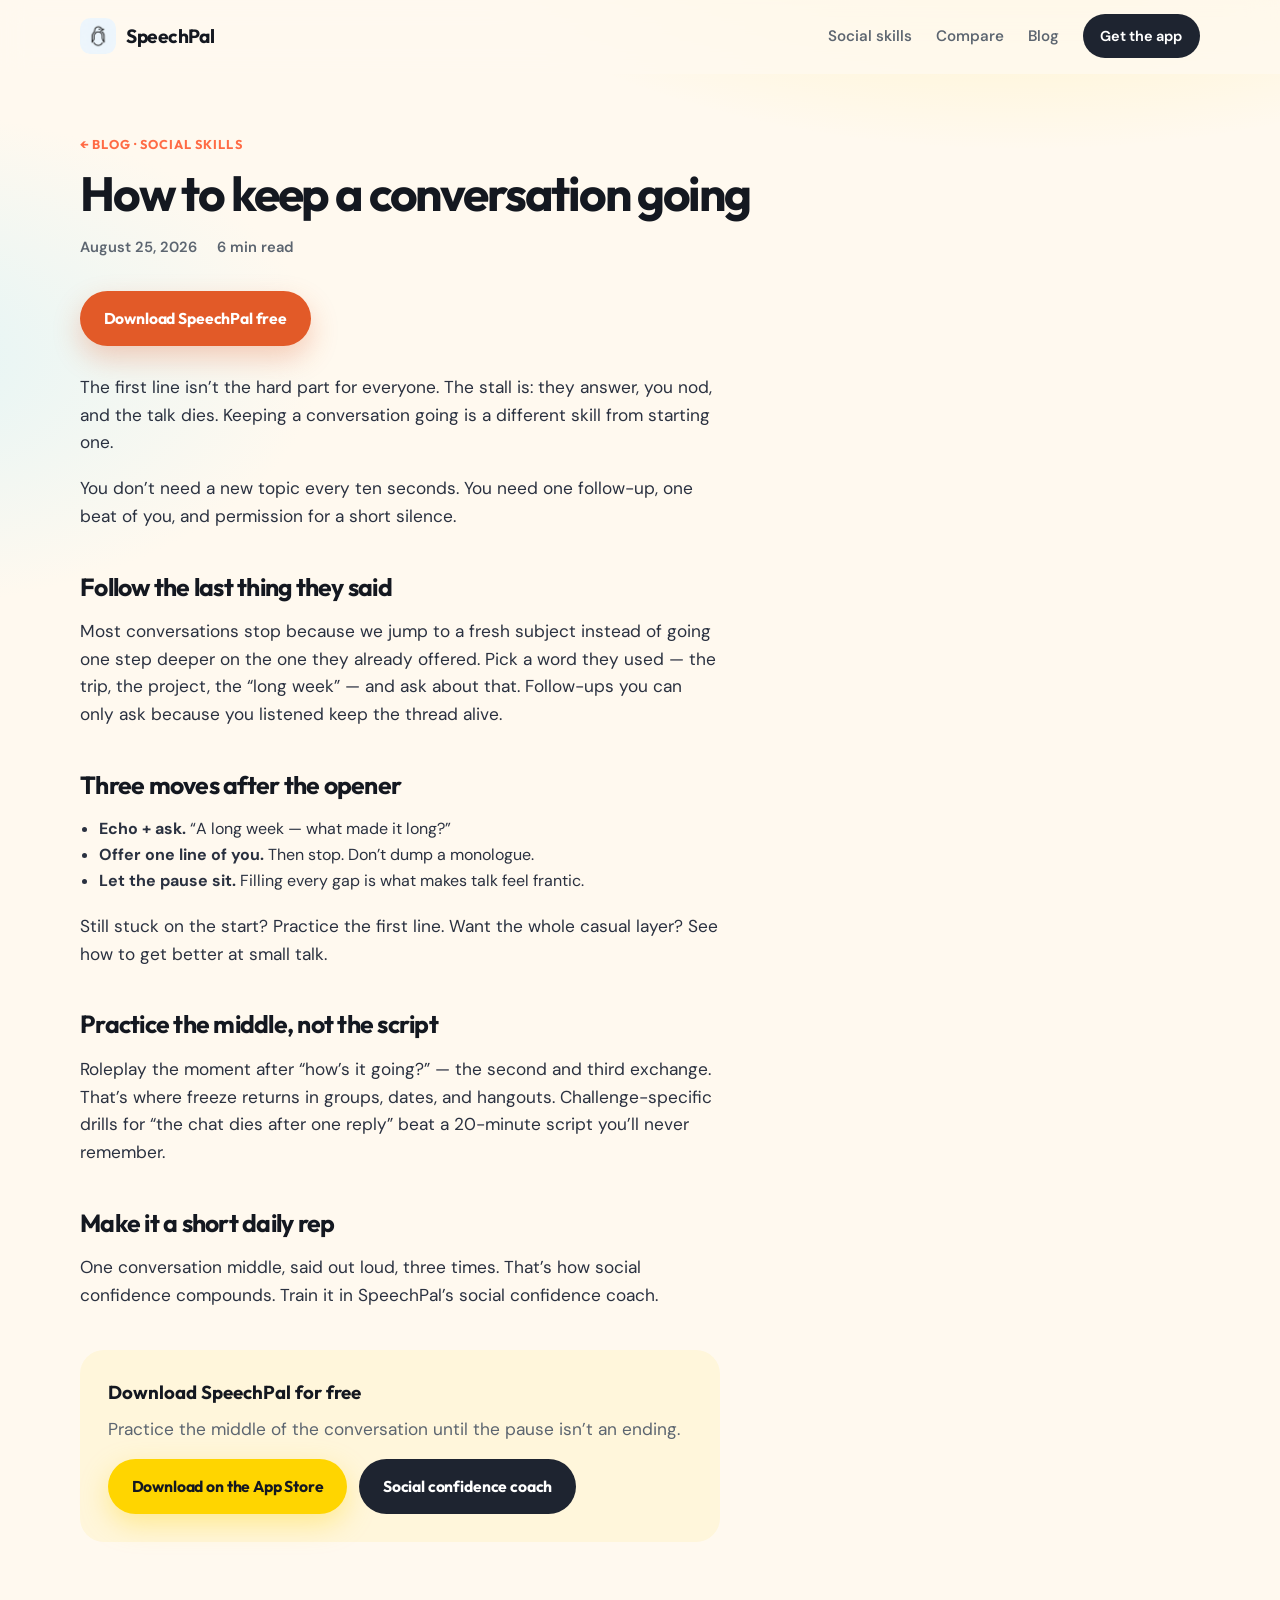
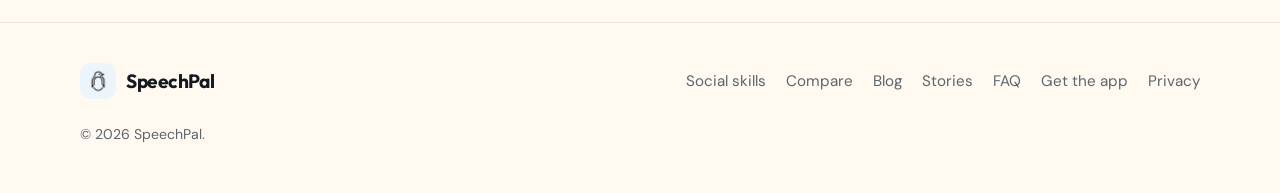
<file: blog/how-to-keep-a-conversation-going.html>
<!DOCTYPE html>
<html lang="en">
<head>
  <meta charset="UTF-8" />
  <meta name="viewport" content="width=device-width, initial-scale=1" />
  <title>How to Keep a Conversation Going — SpeechPal</title>
  <meta name="description" content="How to keep a conversation going after the first line: follow-up questions, one personal beat, and practice so silence doesn’t end the talk." />
  <link rel="canonical" href="https://speeechpal.com/blog/how-to-keep-a-conversation-going.html" />
  <meta property="og:title" content="How to Keep a Conversation Going" />
  <meta property="og:description" content="What to do after the opener so the conversation doesn’t stall." />
  <meta property="og:type" content="article" />
  <meta property="og:image" content="https://speeechpal.com/assets/logo.png" />
  <link rel="icon" href="../assets/logo.png" type="image/png" />
  <link rel="preconnect" href="https://fonts.googleapis.com" />
  <link rel="preconnect" href="https://fonts.gstatic.com" crossorigin />
  <link href="https://fonts.googleapis.com/css2?family=DM+Sans:ital,opsz,wght@0,9..40,400;0,9..40,500;0,9..40,600;0,9..40,700;1,9..40,400&family=Outfit:wght@600;700;800&display=swap" rel="stylesheet" />
  <link rel="stylesheet" href="../css/styles.css" />
  <script type="application/ld+json">
  {
    "@context": "https://schema.org",
    "@type": "BlogPosting",
    "headline": "How to Keep a Conversation Going",
    "datePublished": "2026-08-25",
    "author": { "@type": "Organization", "name": "SpeechPal" },
    "description": "How to keep a conversation going after the first line with follow-ups you can practice."
  }
  </script>
</head>
<body>
  <a class="skip-link" href="#main">Skip to content</a>

  <header class="site-header" id="site-header">
    <div class="container nav">
      <a class="brand" href="/">
        <img src="../assets/logo.png" alt="" width="36" height="36" />
        <span>SpeechPal</span>
      </a>
      <button class="nav-toggle" id="nav-toggle" aria-label="Open menu" aria-expanded="false">
        <span></span><span></span><span></span>
      </button>
      <ul class="nav-links" id="nav-links">
        <li><a href="/">Social skills</a></li>
        <li><a href="/compare-social">Compare</a></li>
        <li><a href="/blog/">Blog</a></li>
        <li><a class="nav-cta" href="https://apps.apple.com/in/app/speechpal-social-confidence/id6761626994" rel="noopener noreferrer" target="_blank">Get the app</a></li>
      </ul>
    </div>
  </header>

  <main id="main" class="article">
    <article class="container" style="padding-top: 3rem;">
      <p class="eyebrow"><a href="/blog/">← Blog</a> · Social skills</p>
      <h1 style="font-family:var(--font-display);font-size:clamp(2rem,4vw,3rem);letter-spacing:-0.045em;line-height:1.1;margin:0 0 1rem;">
        How to keep a conversation going
      </h1>
      <div class="article-meta">
        <span>August 25, 2026</span>
        <span>6 min read</span>
      </div>
      <div class="cta-row" style="margin:0 0 1.75rem;">
        <a class="btn btn-store" href="https://apps.apple.com/in/app/speechpal-social-confidence/id6761626994" rel="noopener noreferrer" target="_blank">Download SpeechPal free</a>
      </div>

      <div class="article-body">
        <p>
          The first line isn’t the hard part for everyone. The stall is: they answer, you nod,
          and the talk dies. Keeping a conversation going is a different skill from starting one.
        </p>
        <p>
          You don’t need a new topic every ten seconds. You need one follow-up, one beat of you,
          and permission for a short silence.
        </p>

        <h2>Follow the last thing they said</h2>
        <p>
          Most conversations stop because we jump to a fresh subject instead of going one step
          deeper on the one they already offered. Pick a word they used — the trip, the project,
          the “long week” — and ask about that. Follow-ups you can only ask because you listened
          keep the thread alive.
        </p>

        <h2>Three moves after the opener</h2>
        <ul>
          <li><strong>Echo + ask.</strong> “A long week — what made it long?”</li>
          <li><strong>Offer one line of you.</strong> Then stop. Don’t dump a monologue.</li>
          <li><strong>Let the pause sit.</strong> Filling every gap is what makes talk feel frantic.</li>
        </ul>
        <p>
          Still stuck on the start? Practice
          <a href="/blog/first-line-confidence.html">the first line</a>.
          Want the whole casual layer? See
          <a href="/blog/how-to-get-better-at-small-talk.html">how to get better at small talk</a>.
        </p>

        <h2>Practice the middle, not the script</h2>
        <p>
          Roleplay the moment after “how’s it going?” — the second and third exchange.
          That’s where freeze returns in groups, dates, and hangouts. Challenge-specific drills
          for “the chat dies after one reply” beat a 20-minute script you’ll never remember.
        </p>

        <h2>Make it a short daily rep</h2>
        <p>
          One conversation middle, said out loud, three times. That’s how social confidence
          compounds. Train it in
          <a href="/">SpeechPal’s social confidence coach</a>.
        </p>

        <div class="article-cta">
          <h3>Download SpeechPal for free</h3>
          <p>Practice the middle of the conversation until the pause isn’t an ending.</p>
          <div class="cta-row">
            <a class="btn btn-primary" href="https://apps.apple.com/in/app/speechpal-social-confidence/id6761626994" rel="noopener noreferrer" target="_blank">Download on the App Store</a>
            <a class="btn btn-secondary" href="/">Social confidence coach</a>
          </div>
        </div>
      </div>
    </article>
  </main>

  <footer class="site-footer">
    <div class="container">
      <div class="footer-grid">
        <a class="brand" href="/">
          <img src="../assets/logo.png" alt="" width="36" height="36" />
          <span>SpeechPal</span>
        </a>
        <ul class="footer-links">
          <li><a href="/">Social skills</a></li>
          <li><a href="/compare-social">Compare</a></li>
          <li><a href="/blog/">Blog</a></li>
          <li><a href="/#stories">Stories</a></li>
          <li><a href="/#faq">FAQ</a></li>
          <li><a href="https://apps.apple.com/in/app/speechpal-social-confidence/id6761626994" rel="noopener noreferrer" target="_blank">Get the app</a></li>
          <li><a href="/privacy.html">Privacy</a></li>
        </ul>
      </div>
      <p class="footer-copy">© <span id="year"></span> SpeechPal.</p>
    </div>
  </footer>

  <script src="../js/main.js"></script>
</body>
</html>
</file>
<file: css/styles.css>
:root {
  --bg: #fff9ef;
  --bg-deep: #fff3d6;
  --ink: #141820;
  --muted: #5c6570;
  --navy: #1e2430;
  --yellow: #ffd500;
  --yellow-deep: #f0c400;
  --coral: #ff6b45;
  --soft-blue: #dff4f7;
  --soft-pink: #ffe4ec;
  --soft-mint: #dcfce7;
  --soft-lilac: #ede9fe;
  --white: #ffffff;
  --line: rgba(20, 24, 32, 0.08);
  --shadow: 0 24px 60px rgba(20, 24, 32, 0.12);
  --radius: 1.5rem;
  --max: 1120px;
  --font-display: "Outfit", sans-serif;
  --font-body: "DM Sans", sans-serif;
}

*,
*::before,
*::after {
  box-sizing: border-box;
}

html {
  scroll-behavior: smooth;
}

body {
  margin: 0;
  font-family: var(--font-body);
  color: var(--ink);
  background:
    radial-gradient(1200px 600px at 80% -10%, rgba(255, 213, 0, 0.28), transparent 55%),
    radial-gradient(900px 500px at -10% 20%, rgba(223, 244, 247, 0.9), transparent 50%),
    var(--bg);
  line-height: 1.6;
  -webkit-font-smoothing: antialiased;
}

img {
  max-width: 100%;
  display: block;
}

a {
  color: inherit;
  text-decoration: none;
}

.skip-link {
  position: absolute;
  left: -999px;
  top: 0;
  background: var(--navy);
  color: var(--white);
  padding: 0.75rem 1rem;
  z-index: 100;
}

.skip-link:focus {
  left: 1rem;
  top: 1rem;
}

.container {
  width: min(100% - 2.5rem, var(--max));
  margin-inline: auto;
}

/* Nav */
.site-header {
  position: sticky;
  top: 0;
  z-index: 50;
  backdrop-filter: blur(14px);
  background: rgba(255, 249, 239, 0.82);
  border-bottom: 1px solid transparent;
  transition: border-color 0.3s ease, background 0.3s ease;
}

.site-header.is-scrolled {
  border-bottom-color: var(--line);
  background: rgba(255, 249, 239, 0.94);
}

.nav {
  display: flex;
  align-items: center;
  justify-content: space-between;
  padding: 0.9rem 0;
  gap: 1rem;
}

.brand {
  display: inline-flex;
  align-items: center;
  gap: 0.65rem;
  font-family: var(--font-display);
  font-weight: 700;
  font-size: 1.2rem;
  letter-spacing: -0.03em;
}

.brand img {
  width: 2.25rem;
  height: 2.25rem;
  border-radius: 0.65rem;
  background: var(--soft-blue);
  object-fit: cover;
}

.nav-links {
  display: flex;
  align-items: center;
  gap: 1.5rem;
  list-style: none;
  margin: 0;
  padding: 0;
  font-weight: 560;
  font-size: 0.95rem;
  color: var(--muted);
}

.nav-links a:hover,
.nav-links a[aria-current="page"] {
  color: var(--ink);
}

.nav-cta {
  display: inline-flex;
  align-items: center;
  justify-content: center;
  padding: 0.65rem 1.1rem;
  border-radius: 999px;
  background: var(--navy);
  color: var(--white) !important;
  font-weight: 650;
  font-size: 0.9rem;
  transition: transform 0.2s ease, background 0.2s ease;
}

.nav-cta:hover {
  transform: translateY(-1px);
  background: #2a3344;
}

.nav-compare {
  position: relative;
}

.nav-compare-btn {
  border: 0;
  background: transparent;
  padding: 0;
  font: inherit;
  font-weight: 560;
  color: var(--muted);
  cursor: pointer;
}

.nav-compare-btn:hover,
.nav-compare.is-open .nav-compare-btn,
.nav-compare-btn[aria-current="page"] {
  color: var(--ink);
}

.nav-compare-menu {
  position: absolute;
  top: calc(100% + 0.6rem);
  left: 50%;
  transform: translateX(-50%);
  display: none;
  flex-direction: column;
  gap: 0.2rem;
  min-width: 14.5rem;
  padding: 0.45rem;
  background: var(--white);
  border: 1px solid var(--line);
  border-radius: 1rem;
  box-shadow: var(--shadow);
  z-index: 60;
}

.nav-compare.is-open .nav-compare-menu {
  display: flex;
}

.nav-compare-menu a {
  padding: 0.75rem 0.9rem;
  border-radius: 0.8rem;
  color: var(--ink);
  font-family: var(--font-display);
  font-weight: 700;
  letter-spacing: -0.02em;
}

.nav-compare-menu a:hover,
.nav-compare-menu a[aria-current="page"] {
  background: #fff6db;
}

.nav-toggle {
  display: none;
  border: 0;
  background: transparent;
  padding: 0.4rem;
  cursor: pointer;
}

.nav-toggle span {
  display: block;
  width: 1.4rem;
  height: 2px;
  background: var(--ink);
  margin: 0.28rem 0;
  border-radius: 2px;
}

/* Buttons */
.btn {
  display: inline-flex;
  align-items: center;
  justify-content: center;
  gap: 0.5rem;
  min-height: 3.1rem;
  padding: 0.8rem 1.35rem;
  border-radius: 999px;
  font-family: var(--font-display);
  font-weight: 700;
  font-size: 0.98rem;
  letter-spacing: -0.01em;
  border: 2px solid transparent;
  transition: transform 0.2s ease, box-shadow 0.2s ease, background 0.2s ease;
  cursor: pointer;
}

.btn:hover {
  transform: translateY(-2px);
}

.btn-primary {
  background: var(--yellow);
  color: var(--ink);
  box-shadow: 0 10px 28px rgba(255, 213, 0, 0.35);
}

.btn-primary:hover {
  background: var(--yellow-deep);
}

.btn-secondary {
  background: var(--navy);
  color: var(--white);
}

.btn-ghost {
  background: transparent;
  border-color: rgba(20, 24, 32, 0.14);
  color: var(--ink);
}

.btn-soon {
  position: relative;
  opacity: 0.92;
  cursor: default;
}

.btn-soon:hover {
  transform: none;
}

.soon-chip {
  display: inline-flex;
  align-items: center;
  margin-left: 0.15rem;
  padding: 0.15rem 0.45rem;
  border-radius: 999px;
  background: rgba(255, 255, 255, 0.18);
  font-size: 0.68rem;
  font-weight: 700;
  letter-spacing: 0.04em;
  text-transform: uppercase;
}

.cta-row {
  display: flex;
  flex-wrap: wrap;
  gap: 0.75rem;
}

.btn-store {
  background: #e25a28;
  color: #fff;
  box-shadow: 0 12px 28px rgba(226, 90, 40, 0.28);
}

.btn-store:hover {
  background: #d04e1f;
}

.btn-play {
  background: #fff8ee;
  color: var(--ink);
  border-color: rgba(20, 24, 32, 0.1);
  box-shadow: 0 8px 20px rgba(20, 24, 32, 0.06);
}

.play-dot {
  width: 0.55rem;
  height: 0.55rem;
  border-radius: 50%;
  background: var(--yellow);
}

/* Hero */
.hero {
  position: relative;
  min-height: min(100vh, 920px);
  display: grid;
  align-items: end;
  overflow: hidden;
  padding: 2rem 0 0;
}

.hero::before {
  content: "";
  position: absolute;
  inset: 0;
  background:
    linear-gradient(180deg, transparent 35%, rgba(255, 249, 239, 0.2) 55%, var(--bg) 92%),
    radial-gradient(ellipse 80% 50% at 70% 40%, rgba(255, 213, 0, 0.22), transparent 60%);
  pointer-events: none;
  z-index: 1;
}

.hero-grid {
  position: relative;
  z-index: 2;
  display: grid;
  grid-template-columns: 1.05fr 0.95fr;
  gap: 2rem;
  align-items: end;
  padding-bottom: 3.5rem;
}

.hero-copy {
  padding-bottom: 2.5rem;
  max-width: 34rem;
}

.hero-brand {
  display: inline-flex;
  align-items: center;
  gap: 0.75rem;
  margin-bottom: 1.4rem;
  animation: rise 0.8s ease both;
}

.hero-brand img {
  width: 3.4rem;
  height: 3.4rem;
  border-radius: 1rem;
  background: var(--soft-blue);
  object-fit: cover;
  box-shadow: 0 8px 24px rgba(20, 24, 32, 0.08);
}

.hero-brand span {
  font-family: var(--font-display);
  font-size: clamp(2rem, 4vw, 2.75rem);
  font-weight: 800;
  letter-spacing: -0.05em;
  line-height: 1;
}

.hero h1 {
  margin: 0 0 1rem;
  font-family: var(--font-display);
  font-size: clamp(2.35rem, 5.2vw, 3.75rem);
  line-height: 1.05;
  letter-spacing: -0.045em;
  font-weight: 800;
  animation: rise 0.9s ease 0.08s both;
}

.hero-lead {
  margin: 0 0 1.75rem;
  font-size: 1.15rem;
  color: var(--muted);
  max-width: 28rem;
  animation: rise 0.9s ease 0.16s both;
}

.hero .cta-row {
  animation: rise 0.9s ease 0.24s both;
}

.hero.chooser-hero {
  min-height: auto;
  padding-top: 1.25rem;
}

.chooser-hero .hero-grid {
  align-items: center;
  padding-bottom: 1.5rem;
}

.chooser-hero .hero-copy {
  max-width: 36rem;
  padding-bottom: 1.5rem;
}

.chooser-hero .hero-lead {
  max-width: 32rem;
}

.hero-visual {
  position: relative;
  display: flex;
  justify-content: center;
  align-items: flex-end;
  min-height: 520px;
  animation: float-in 1s ease 0.2s both;
}

.phone-frame {
  width: min(100%, 300px);
  border-radius: 2rem;
  padding: 0.55rem;
  background: linear-gradient(160deg, #2a3344, #141820);
  box-shadow: var(--shadow);
  animation: float 6s ease-in-out infinite;
}

.phone-frame img {
  width: 100%;
  border-radius: 1.55rem;
  background: var(--bg);
}

.hero-scenes {
  min-height: auto;
  padding: 1.25rem 0 3.5rem;
  background:
    radial-gradient(ellipse 70% 80% at 0% 20%, rgba(255, 186, 140, 0.35), transparent 55%),
    radial-gradient(ellipse 60% 70% at 92% 35%, rgba(255, 224, 120, 0.55), transparent 58%);
}

.hero-scenes::before {
  display: none;
}

.hero-scenes .hero-grid {
  align-items: center;
  padding-bottom: 0;
}

.hero-scenes .hero-copy {
  max-width: 38rem;
  padding-bottom: 0;
}

.hero-kicker {
  display: inline-flex;
  align-items: center;
  gap: 0.5rem;
  margin: 0 0 1.15rem;
  font-size: 0.78rem;
  font-weight: 700;
  letter-spacing: 0.12em;
  text-transform: uppercase;
  color: #c24d22;
}

.hero-kicker span {
  width: 0.55rem;
  height: 0.55rem;
  border-radius: 50%;
  background: #e25a28;
}

.hero-scenes h1 {
  font-size: clamp(2.6rem, 6vw, 4.35rem);
  letter-spacing: -0.055em;
}

.hero-scenes .hero-lead {
  max-width: 32rem;
  font-size: 1.12rem;
}

.hero-points {
  margin: 1.1rem 0 0;
  color: var(--muted);
  font-size: 0.88rem;
}

.hero.hero-scenes {
  overflow: visible;
  min-height: auto;
}

.hero-scenes .hero-visual {
  min-height: 0;
  align-items: center;
  overflow: visible;
}

.scene-stage {
  position: relative;
  width: min(100%, 23rem);
  margin-inline: auto;
}

.scene-chip-layer {
  position: absolute;
  inset: 0;
  z-index: 5;
  pointer-events: none;
}

.phone-device {
  width: 100%;
  max-width: 19rem;
  margin: 0 auto;
  position: relative;
  z-index: 1;
  border-radius: 2.25rem;
  background: #141820;
  padding: 0.625rem;
  box-shadow: 0 25px 50px rgba(20, 24, 32, 0.35);
  animation: phone-float 7s ease-in-out infinite;
}

.scene-chip {
  pointer-events: auto;
  position: absolute;
  z-index: 5;
  display: inline-flex;
  align-items: center;
  border: 0;
  cursor: pointer;
  padding: 0.5rem 0.9rem;
  border-radius: 999px;
  background: rgba(255, 249, 239, 0.88);
  color: var(--ink);
  font-family: var(--font-body);
  font-size: 0.75rem;
  font-weight: 650;
  box-shadow: 0 8px 18px rgba(20, 24, 32, 0.08);
  border: 1px solid rgba(20, 24, 32, 0.1);
  white-space: nowrap;
  backdrop-filter: blur(8px);
  transition: background 0.2s ease, color 0.2s ease, transform 0.2s ease;
}

.scene-chip:hover {
  transform: translateY(-4px);
}

.scene-chip.is-active {
  background: #c45c32;
  color: #fff9ef;
  border-color: rgba(196, 92, 50, 0.4);
}

.chip-group {
  top: 2.5rem;
  left: -4rem;
}

.chip-date {
  top: 7rem;
  right: -3rem;
}

.chip-talk {
  bottom: 7rem;
  left: -3rem;
}

.chip-conflict {
  bottom: 2.5rem;
  right: -4rem;
}

.phone-screen {
  background: #fff9ef;
  border-radius: 1.75rem;
  overflow: hidden;
}

.phone-status {
  display: flex;
  justify-content: space-between;
  align-items: center;
  font-size: 0.69rem;
  font-weight: 700;
  color: rgba(20, 24, 32, 0.55);
  padding: 1rem 1.25rem 0.5rem;
}

.phone-status-dots {
  width: 2.4rem;
  height: 0.45rem;
  border-radius: 999px;
  background: linear-gradient(90deg, #cfd3d8 0 28%, transparent 28% 36%, #cfd3d8 36% 64%, transparent 64% 72%, #cfd3d8 72% 100%);
}

.phone-plan-label {
  margin: 0;
  padding: 0 1.25rem;
  font-size: 0.69rem;
  font-weight: 700;
  letter-spacing: 0.08em;
  text-transform: uppercase;
  color: #c45c32;
}

.phone-plan-title {
  margin: 0.15rem 0 0.75rem;
  padding: 0 1.25rem;
  font-family: var(--font-display);
  font-size: 1.25rem;
  letter-spacing: -0.03em;
}

.phone-featured {
  margin: 0 1rem 0.75rem;
  background: rgba(196, 92, 50, 0.1);
  border-radius: 1rem;
  padding: 1rem;
  border: 1px solid rgba(196, 92, 50, 0.2);
  min-height: 0;
  transition: background 0.25s ease;
}

.phone-rep {
  margin-top: 1rem;
  padding: 0.75rem;
  border-radius: 0.75rem;
  background: #fff9ef;
  border: 1px solid rgba(20, 24, 32, 0.1);
}

.phone-featured.is-swap {
  opacity: 0.55;
}

.phone-featured-top {
  display: flex;
  justify-content: space-between;
  align-items: center;
  gap: 0.5rem;
}

.phone-featured-label {
  font-size: 0.68rem;
  font-weight: 800;
  letter-spacing: 0.08em;
  text-transform: uppercase;
  color: #b4532a;
}

.phone-featured-icon {
  width: 1.55rem;
  height: 1.55rem;
  display: grid;
  place-items: center;
  border-radius: 0.45rem;
  background: #e25a28;
  color: #fff;
  font-size: 0.72rem;
}

.phone-featured h3 {
  margin: 0.35rem 0 0.7rem;
  font-family: var(--font-display);
  font-size: 1.28rem;
  letter-spacing: -0.03em;
}

.phone-next-label {
  margin: 0;
  font-size: 0.62rem;
  font-weight: 800;
  letter-spacing: 0.1em;
  text-transform: uppercase;
  color: #c56a3c;
}

.phone-next {
  margin: 0.15rem 0 0.15rem;
  font-weight: 700;
  font-size: 0.92rem;
  line-height: 1.3;
}

.phone-hint {
  margin: 0;
  font-size: 0.78rem;
  color: #6d4a3a;
  line-height: 1.35;
}

.phone-lanes {
  list-style: none;
  margin: 0;
  padding: 0 1rem;
  display: grid;
  gap: 0.55rem;
}

.phone-lanes li {
  display: grid;
  grid-template-columns: 2rem 1fr auto;
  gap: 0.55rem;
  align-items: center;
  padding: 0.7rem 0.7rem;
  border-radius: 0.85rem;
  background: #fff9ef;
  border: 1px solid rgba(20, 24, 32, 0.08);
}

.lane-go {
  color: rgba(20, 24, 32, 0.28);
  font-size: 0.9rem;
}

.phone-lanes strong {
  display: block;
  font-size: 0.82rem;
  line-height: 1.2;
}

.phone-lanes small {
  color: var(--muted);
  font-size: 0.7rem;
}

.lane-icon {
  width: 1.7rem;
  height: 1.7rem;
  display: grid;
  place-items: center;
  border-radius: 0.55rem;
  font-size: 0.72rem;
}

.lane-spark { background: #ffe38a; }
.lane-skills { background: #f7c9bc; }
.lane-read { background: #e8e6e1; }

.phone-week {
  margin: 0.75rem 1rem 1.25rem;
  padding: 0.85rem;
  border-radius: 1rem;
  background: #141820;
  color: #fff;
}

.phone-week-copy {
  display: flex;
  justify-content: space-between;
  font-size: 0.72rem;
  margin-bottom: 0.4rem;
}

.phone-week-copy span { color: #b8bec7; }

.phone-week-bar {
  height: 0.35rem;
  border-radius: 999px;
  background: #3a414d;
  overflow: hidden;
}

.phone-week-bar span {
  display: block;
  width: 57%;
  height: 100%;
  border-radius: inherit;
  background: linear-gradient(90deg, #f0c400, #ffd500);
}

.phone-glow {
  position: absolute;
  width: 70%;
  height: 40%;
  bottom: 8%;
  left: 15%;
  background: radial-gradient(circle, rgba(255, 213, 0, 0.45), transparent 70%);
  filter: blur(28px);
  z-index: -1;
}

/* Homepage path chooser */
.paths {
  padding-top: 1.25rem;
  padding-bottom: 4.5rem;
}

.path-grid {
  display: grid;
  grid-template-columns: 1fr 1fr;
  gap: 1.25rem;
}

.path-card {
  display: flex;
  flex-direction: column;
  height: 100%;
  padding: 2rem 1.85rem 1.75rem;
  border-radius: calc(var(--radius) + 0.35rem);
  transition: transform 0.25s ease, box-shadow 0.25s ease;
}

.path-card:hover {
  transform: translateY(-4px);
  box-shadow: 0 16px 40px rgba(20, 24, 32, 0.08);
}

.path-card-social {
  background: #fff6db;
}

.path-card-speak {
  background: #dcfce7;
}

.path-card h2 {
  margin: 0 0 0.65rem;
  font-family: var(--font-display);
  font-size: clamp(1.5rem, 3vw, 2.05rem);
  letter-spacing: -0.04em;
  line-height: 1.12;
}

.path-card > p {
  margin: 0 0 1.1rem;
  color: var(--muted);
  font-size: 1.02rem;
}

.path-card ul {
  margin: 0;
  padding-left: 1.15rem;
  color: #2a3140;
  font-size: 0.98rem;
}

.path-card li + li {
  margin-top: 0.4rem;
}

.path-go {
  margin-top: auto;
  padding-top: 1.5rem;
  font-family: var(--font-display);
  font-weight: 700;
  border-bottom: 2px solid var(--yellow);
  align-self: flex-start;
}

.also-path {
  display: block;
  padding: 1.6rem 1.7rem;
  border-radius: calc(var(--radius) + 0.15rem);
  background: rgba(255, 255, 255, 0.72);
  border: 1px solid var(--line);
  transition: transform 0.2s ease, border-color 0.2s ease;
}

.also-path:hover {
  transform: translateY(-3px);
  border-color: rgba(255, 213, 0, 0.8);
}

.also-path .eyebrow {
  margin-bottom: 0.45rem;
}

.also-path strong {
  display: block;
  font-family: var(--font-display);
  font-size: 1.25rem;
  letter-spacing: -0.03em;
  margin-bottom: 0.35rem;
}

.also-path p {
  margin: 0;
  color: var(--muted);
}

.lane-switch {
  padding-top: 1rem;
}

/* Sections */
.section {
  padding: 5.5rem 0;
}

.section-head {
  max-width: 36rem;
  margin-bottom: 2.5rem;
}

.eyebrow {
  display: inline-block;
  margin-bottom: 0.75rem;
  font-family: var(--font-display);
  font-size: 0.8rem;
  font-weight: 700;
  letter-spacing: 0.08em;
  text-transform: uppercase;
  color: var(--coral);
}

.section h2 {
  margin: 0 0 0.85rem;
  font-family: var(--font-display);
  font-size: clamp(1.9rem, 3.5vw, 2.75rem);
  letter-spacing: -0.04em;
  line-height: 1.1;
}

.section-head p,
.prose-lead {
  margin: 0;
  color: var(--muted);
  font-size: 1.08rem;
}

/* Problem — taped paper-note scenario stack */
.problem {
  background: linear-gradient(180deg, #c1522a, #a8431f);
  padding-top: 6rem;
  padding-bottom: 6rem;
}

.problem-intro,
.problem-bridge {
  max-width: 40rem;
  margin: 0 auto 3rem;
  text-align: center;
}

.problem-intro .eyebrow,
.problem-bridge .eyebrow {
  color: #ffd7a8;
}

.problem-intro h2,
.problem-bridge h2 {
  color: #fff3e2;
}

.problem-intro h2 em,
.problem-bridge h2 em {
  font-style: normal;
  color: #ffe08a;
}

.problem-intro .prose-lead,
.problem-bridge .prose-lead {
  margin: 1rem auto 0;
  color: rgba(255, 243, 226, 0.82);
}

.scenario-stack {
  position: relative;
  padding-bottom: 1rem;
}

.scenario-card {
  position: sticky;
  top: calc(6rem + var(--i) * 14px);
  z-index: calc(var(--i) + 1);
  display: grid;
  grid-template-columns: 1.25fr auto;
  align-items: center;
  gap: 1.75rem 2.5rem;
  min-height: 240px;
  margin-bottom: 2rem;
  padding: 2.25rem 2.5rem;
  border-radius: 0.4rem;
  background: var(--card-color, #f0e6d6);
  box-shadow: 0 22px 40px rgba(60, 24, 4, 0.28);
  transform: rotate(var(--rot, 0deg));
}

.scenario-card::before {
  content: "";
  position: absolute;
  top: -0.6rem;
  left: 50%;
  width: 4.5rem;
  height: 1.6rem;
  background: rgba(255, 255, 255, 0.55);
  border: 1px solid rgba(20, 24, 32, 0.06);
  transform: translateX(-50%) rotate(-2deg);
  box-shadow: 0 4px 10px rgba(20, 24, 32, 0.12);
}

.scenario-copy {
  min-width: 0;
  text-align: left;
}

.scenario-illustration {
  position: relative;
  flex-shrink: 0;
  aspect-ratio: 1;
  display: grid;
  place-items: center;
  width: 7.5rem;
  border-radius: 50%;
  background: rgba(255, 255, 255, 0.55);
}

.scenario-illustration svg {
  width: 52%;
  height: 52%;
  stroke: var(--icon-color, #a8431f);
  fill: none;
  stroke-width: 1.6;
  stroke-linecap: round;
  stroke-linejoin: round;
}

.scenario-label {
  margin: 0 0 0.5rem;
  font-family: var(--font-display);
  font-size: 0.8rem;
  font-weight: 700;
  letter-spacing: 0.06em;
  text-transform: uppercase;
  color: var(--icon-color, #a8431f);
}

.scenario-copy h3 {
  margin: 0 0 0.6rem;
  font-family: var(--font-display);
  font-size: clamp(1.35rem, 2.6vw, 1.75rem);
  letter-spacing: -0.03em;
  line-height: 1.2;
  color: #2a2016;
}

.scenario-copy .underline {
  width: 3rem;
  height: 3px;
  border-radius: 2px;
  background: var(--icon-color, #a8431f);
  margin-bottom: 0.9rem;
}

.scenario-copy p {
  margin: 0;
  color: #5c4a36;
  font-size: 1.02rem;
  max-width: 28rem;
}

.problem-bridge {
  max-width: 52rem;
  margin: 4.5rem auto 0;
  padding-top: 1rem;
}

.need-row {
  display: grid;
  grid-template-columns: repeat(3, 1fr);
  gap: 1.25rem;
  margin-top: 2.25rem;
  text-align: left;
}

.need-item {
  padding: 1.35rem 1.4rem 1.5rem;
  border-radius: 0.35rem;
  background: rgba(255, 249, 239, 0.12);
  border: 1px solid rgba(255, 243, 226, 0.18);
}

.need-item h3 {
  margin: 0 0 0.45rem;
  font-family: var(--font-display);
  font-size: 1.15rem;
  letter-spacing: -0.02em;
  color: #fff3e2;
}

.need-item p {
  margin: 0;
  color: rgba(255, 243, 226, 0.78);
  font-size: 0.95rem;
}

/* Features — interaction tiles, not decorative cards */
.features-row {
  display: grid;
  grid-template-columns: repeat(3, 1fr);
  gap: 1.25rem;
}

.feature {
  display: block;
  padding: 1.6rem 1.5rem 1.7rem;
  border-radius: calc(var(--radius) + 0.25rem);
  min-height: 100%;
  transition: transform 0.25s ease, box-shadow 0.25s ease;
}

.feature:hover {
  transform: translateY(-4px);
  box-shadow: 0 16px 40px rgba(20, 24, 32, 0.08);
}

.feature:nth-child(1) { background: #fff6db; }
.feature:nth-child(2) { background: #dcfce7; }
.feature:nth-child(3) { background: #ffe4ec; }

.feature-icon {
  width: 3.2rem;
  height: 3.2rem;
  display: grid;
  place-items: center;
  border-radius: 1rem;
  margin-bottom: 1.25rem;
  font-size: 1.35rem;
  background: rgba(255, 255, 255, 0.65);
}

.feature h3 {
  margin: 0 0 0.5rem;
  font-family: var(--font-display);
  font-size: 1.35rem;
  letter-spacing: -0.03em;
}

.feature p {
  margin: 0;
  color: var(--muted);
  font-size: 0.98rem;
}

/* How it works */
.how {
  background:
    radial-gradient(900px 420px at 70% 0%, rgba(255, 224, 120, 0.45), transparent 58%),
    linear-gradient(180deg, transparent, rgba(255, 249, 239, 0.4), transparent);
}

.how-session-head {
  max-width: 34rem;
  margin-bottom: 2.25rem;
}

.how-session-head h2 {
  margin: 0 0 0.85rem;
  font-family: var(--font-display);
  font-size: clamp(2.2rem, 4.5vw, 3.4rem);
  letter-spacing: -0.05em;
  line-height: 1.05;
}

.how-session-head > p {
  margin: 0;
  color: var(--muted);
  font-size: 1.05rem;
}

.how-session-grid {
  display: grid;
  grid-template-columns: 0.95fr 1.05fr;
  gap: 1.75rem;
  align-items: stretch;
}

.how-steps {
  list-style: none;
  margin: 0;
  padding: 0;
  display: grid;
  gap: 0.65rem;
  max-width: 44rem;
}

.how-steps > li {
  display: grid;
  gap: 0.55rem;
}

.how-step {
  width: 100%;
  display: grid;
  grid-template-columns: 2.4rem 1fr auto;
  gap: 0.85rem;
  align-items: flex-start;
  text-align: left;
  border: 0;
  cursor: pointer;
  padding: 1.05rem 1.1rem;
  border-radius: 1.15rem;
  background: transparent;
  color: inherit;
  font: inherit;
}

.how-step.is-active {
  background: #1c222c;
  color: #fff;
}

.how-step-icon {
  width: 2.4rem;
  height: 2.4rem;
  display: grid;
  place-items: center;
  border-radius: 0.7rem;
  background: #efe8dc;
  color: #8a5a12;
}

.how-step.is-active .how-step-icon {
  background: var(--yellow);
  color: var(--ink);
}

.how-step-icon svg {
  width: 1.1rem;
  height: 1.1rem;
  fill: currentColor;
}

.how-step-copy {
  display: grid;
  gap: 0.2rem;
  min-width: 0;
}

.how-step-copy small {
  font-size: 0.68rem;
  font-weight: 800;
  letter-spacing: 0.1em;
  text-transform: uppercase;
  color: #b4532a;
}

.how-step.is-active .how-step-copy small {
  color: #ffb089;
}

.how-step-copy strong {
  font-family: var(--font-display);
  font-size: 1.05rem;
  letter-spacing: -0.02em;
}

.how-step-copy span {
  color: var(--muted);
  font-size: 0.88rem;
  line-height: 1.45;
}

.how-step.is-active .how-step-copy span {
  color: rgba(255, 255, 255, 0.72);
}

.how-step-go {
  opacity: 0;
  font-size: 1.1rem;
  padding-top: 0.15rem;
}

.how-step.is-active .how-step-go {
  opacity: 1;
}

.session-card {
  position: relative;
}

.session-panel {
  display: flex;
  flex-direction: column;
  min-height: 0;
  padding: 1.5rem 1.5rem 1.25rem;
  border-radius: 1.6rem;
  background: #e25a28;
  color: #fff;
  box-shadow: 0 24px 50px rgba(226, 90, 40, 0.22);
}

.session-panel[hidden] {
  display: none;
}

.session-meta {
  display: grid;
  grid-template-columns: 2.3rem 1fr auto;
  gap: 0.7rem;
  align-items: center;
  margin-bottom: 1.4rem;
}

.session-badge {
  width: 2.3rem;
  height: 2.3rem;
  display: grid;
  place-items: center;
  border-radius: 0.7rem;
  background: var(--yellow);
  color: var(--ink);
  font-weight: 800;
}

.session-meta p {
  margin: 0;
  font-size: 0.7rem;
  font-weight: 800;
  letter-spacing: 0.1em;
  text-transform: uppercase;
  color: #ffd7b8;
}

.session-meta strong {
  display: block;
  font-size: 0.92rem;
}

.session-num {
  font-family: var(--font-display);
  font-size: 4.2rem;
  font-weight: 800;
  line-height: 0.8;
  letter-spacing: -0.06em;
  color: rgba(255, 255, 255, 0.18);
}

.session-panel h3 {
  margin: 0 0 1.25rem;
  font-family: var(--font-display);
  font-size: clamp(1.7rem, 3vw, 2.35rem);
  letter-spacing: -0.04em;
  line-height: 1.1;
}

.session-options {
  display: grid;
  gap: 0.55rem;
}

.session-option {
  display: flex;
  align-items: center;
  gap: 0.7rem;
  width: 100%;
  text-align: left;
  border: 0;
  cursor: pointer;
  padding: 0.85rem 0.95rem;
  border-radius: 0.85rem;
  background: rgba(255, 255, 255, 0.14);
  color: #fff;
  font: inherit;
  font-weight: 650;
}

.session-option.is-on {
  background: var(--yellow);
  color: var(--ink);
}

.opt-mark {
  width: 1.35rem;
  height: 1.35rem;
  display: grid;
  place-items: center;
  border-radius: 50%;
  background: rgba(0, 0, 0, 0.12);
  font-size: 0.75rem;
  font-weight: 800;
}

.session-option.is-on .opt-mark {
  background: var(--ink);
  color: var(--yellow);
}

.streak-row {
  display: grid;
  grid-template-columns: repeat(7, 1fr);
  gap: 0.45rem;
  margin-top: 0.5rem;
}

.streak-day {
  display: grid;
  place-items: center;
  aspect-ratio: 1;
  border-radius: 0.85rem;
  background: rgba(255, 255, 255, 0.14);
  font-weight: 800;
}

.streak-day.is-on {
  background: var(--yellow);
  color: var(--ink);
}

.session-foot {
  margin-top: 1.4rem;
  padding-top: 1.4rem;
  display: flex;
  justify-content: space-between;
  align-items: center;
  gap: 1rem;
  border-top: 1px solid rgba(255, 255, 255, 0.16);
  font-size: 0.88rem;
}

.session-next {
  border: 0;
  cursor: pointer;
  padding: 0.7rem 1.05rem;
  border-radius: 999px;
  background: #fff;
  color: var(--ink);
  font-family: var(--font-display);
  font-weight: 700;
}

.how-grid {
  display: grid;
  grid-template-columns: repeat(3, 1fr);
  gap: 1.25rem;
}

.how-card,
.how-progress {
  position: relative;
  padding: 1.75rem 1.6rem 1.85rem;
  border-radius: calc(var(--radius) + 0.15rem);
  background: rgba(255, 255, 255, 0.72);
  border: 1px solid var(--line);
}

.how-num {
  display: inline-block;
  margin-bottom: 1rem;
  font-family: var(--font-display);
  font-weight: 800;
  font-size: 0.85rem;
  letter-spacing: 0.08em;
  color: var(--navy);
  background: var(--yellow);
  padding: 0.35rem 0.65rem;
  border-radius: 999px;
}

.how-card h3,
.how-progress-copy h3 {
  margin: 0 0 0.5rem;
  font-family: var(--font-display);
  font-size: 1.3rem;
  letter-spacing: -0.03em;
}

.how-card p,
.how-progress-copy p {
  margin: 0;
  color: var(--muted);
  font-size: 0.98rem;
}

.how-progress {
  display: grid;
  grid-template-columns: 1fr 0.9fr;
  gap: 2rem;
  align-items: center;
  margin-top: 1.25rem;
  padding: 2rem 2rem 2rem 2.25rem;
  background:
    linear-gradient(135deg, rgba(255, 249, 239, 0.95), rgba(223, 244, 247, 0.65)),
    var(--white);
  overflow: hidden;
}

.how-progress-visual {
  display: flex;
  justify-content: center;
}

.how-phone {
  width: min(100%, 240px);
  animation: float 5.5s ease-in-out infinite;
}

.how-phone img {
  width: 100%;
  height: auto;
}

/* Blog teaser */
.blog-teaser-grid {
  display: grid;
  grid-template-columns: 1.2fr 0.8fr;
  gap: 1.5rem;
  align-items: stretch;
}

.blog-feature {
  display: flex;
  flex-direction: column;
  justify-content: flex-end;
  min-height: 280px;
  padding: 2rem;
  border-radius: calc(var(--radius) + 0.35rem);
  background:
    linear-gradient(160deg, rgba(20, 24, 32, 0.05), rgba(20, 24, 32, 0.72)),
    radial-gradient(circle at 20% 20%, #ffd500 0%, transparent 40%),
    var(--navy);
  color: var(--white);
  transition: transform 0.25s ease;
}

.blog-feature:hover {
  transform: translateY(-3px);
}

.blog-feature .meta,
.blog-side .meta {
  font-size: 0.82rem;
  font-weight: 650;
  letter-spacing: 0.04em;
  text-transform: uppercase;
  opacity: 0.75;
  margin-bottom: 0.75rem;
}

.blog-feature h3 {
  margin: 0 0 0.65rem;
  font-family: var(--font-display);
  font-size: clamp(1.5rem, 3vw, 2rem);
  letter-spacing: -0.03em;
  line-height: 1.15;
}

.blog-feature p {
  margin: 0;
  opacity: 0.85;
  max-width: 28rem;
}

.blog-side {
  display: grid;
  gap: 1rem;
}

.blog-mini {
  display: block;
  padding: 1.35rem 1.4rem;
  border-radius: var(--radius);
  background: var(--white);
  border: 1px solid var(--line);
  transition: border-color 0.2s ease, transform 0.2s ease;
}

.blog-mini:hover {
  border-color: rgba(255, 213, 0, 0.8);
  transform: translateY(-2px);
}

.blog-mini h3 {
  margin: 0 0 0.35rem;
  font-family: var(--font-display);
  font-size: 1.15rem;
  letter-spacing: -0.02em;
}

.blog-mini p {
  margin: 0;
  color: var(--muted);
  font-size: 0.95rem;
}

.section-link {
  display: inline-flex;
  margin-top: 1.75rem;
  font-family: var(--font-display);
  font-weight: 700;
  color: var(--ink);
  border-bottom: 2px solid var(--yellow);
}

/* Final CTA */
.final-cta {
  padding: 2rem 0 5.5rem;
}

.final-panel {
  position: relative;
  overflow: hidden;
  padding: clamp(2.5rem, 5vw, 4rem);
  border-radius: calc(var(--radius) + 0.75rem);
  background:
    radial-gradient(600px 280px at 90% 10%, rgba(255, 213, 0, 0.55), transparent 55%),
    var(--navy);
  color: var(--white);
  text-align: center;
}

.final-panel::after {
  content: "";
  position: absolute;
  width: 180px;
  height: 180px;
  right: -40px;
  bottom: -50px;
  background: url("../assets/logo.png") center / contain no-repeat;
  opacity: 0.08;
  filter: invert(1);
  pointer-events: none;
}

.final-panel h2 {
  margin: 0 0 0.75rem;
  font-family: var(--font-display);
  font-size: clamp(2rem, 4vw, 3rem);
  letter-spacing: -0.04em;
  color: var(--white);
}

.final-panel p {
  margin: 0 auto 1.75rem;
  max-width: 28rem;
  color: rgba(255, 255, 255, 0.78);
}

.final-panel .cta-row {
  justify-content: center;
}

.final-panel .btn-ghost {
  border-color: rgba(255, 255, 255, 0.25);
  color: var(--white);
}

.quotes-head {
  max-width: none;
  text-align: center;
  margin: 0 auto 3rem;
}

.quotes-head h2 {
  margin: 0;
  font-family: var(--font-display);
  font-size: clamp(2.4rem, 7vw, 4.6rem);
  line-height: 1.05;
  letter-spacing: -0.05em;
}

.quotes-grid {
  display: grid;
  grid-template-columns: repeat(2, 1fr);
  gap: 1.15rem;
}

.quote-card {
  margin: 0;
  padding: 1.5rem 1.4rem 1.35rem;
  border-radius: 1.35rem;
  background: var(--white);
  border: 1px solid var(--line);
  box-shadow: 0 12px 28px rgba(44, 28, 18, 0.05);
}

.quote-card blockquote {
  margin: 0 0 1.15rem;
  font-size: 1.05rem;
  line-height: 1.55;
  color: var(--ink);
}

.quote-card figcaption {
  display: flex;
  flex-direction: column;
  gap: 0.15rem;
}

.quote-card figcaption strong {
  font-family: var(--font-display);
  font-size: 0.95rem;
}

.quote-card figcaption span {
  color: var(--muted);
  font-size: 0.85rem;
}

.download-strip {
  padding: 0 0 4.5rem;
}

.download-strip-inner {
  display: flex;
  flex-wrap: wrap;
  align-items: center;
  justify-content: space-between;
  gap: 1.25rem 2rem;
  padding: 1.5rem 1.75rem;
  border-radius: 1.5rem;
  background: var(--ink);
  color: var(--bg);
}

.download-strip-inner .eyebrow {
  color: #ffd7a8;
  margin-bottom: 0.35rem;
}

.download-strip-inner h2 {
  margin: 0;
  font-size: clamp(1.2rem, 2.4vw, 1.7rem);
  letter-spacing: -0.03em;
  color: #fff3e2;
  max-width: 28rem;
}

.download-strip-inner .btn-store {
  flex-shrink: 0;
}

/* Footer */
.site-footer {
  padding: 2.5rem 0 3rem;
  border-top: 1px solid var(--line);
}

.footer-grid {
  display: flex;
  flex-wrap: wrap;
  justify-content: space-between;
  gap: 1.5rem;
  align-items: center;
}

.footer-links {
  display: flex;
  flex-wrap: wrap;
  gap: 1.25rem;
  list-style: none;
  margin: 0;
  padding: 0;
  color: var(--muted);
  font-size: 0.95rem;
}

.footer-copy {
  margin: 1.5rem 0 0;
  color: var(--muted);
  font-size: 0.88rem;
}

/* Homepage compare teaser + competitors page */
.compare-teaser {
  padding-top: 4.5rem;
}

.compare-hero p {
  max-width: 42rem;
}

.compare-hero a {
  text-decoration: underline;
  text-underline-offset: 0.15em;
}

.compare-page {
  padding-top: 1.5rem;
}

.compare-picker {
  margin-bottom: 3rem;
}

.compare-picker-label {
  margin: 0 0 1rem;
  font-family: var(--font-display);
  font-weight: 700;
  font-size: 1.05rem;
  letter-spacing: -0.02em;
}

.rival-picker-grid {
  display: grid;
  grid-template-columns: repeat(3, 1fr);
  gap: 0.85rem;
  margin-bottom: 1.5rem;
}

.rival-pick {
  display: flex;
  flex-direction: column;
  gap: 0.3rem;
  padding: 1.15rem 1.25rem;
  border-radius: calc(var(--radius) - 0.25rem);
  background: rgba(255, 255, 255, 0.72);
  border: 1px solid var(--line);
  transition: transform 0.2s ease, border-color 0.2s ease, box-shadow 0.2s ease;
}

.rival-pick:hover {
  transform: translateY(-3px);
  border-color: rgba(20, 24, 32, 0.16);
  box-shadow: 0 14px 30px rgba(20, 24, 32, 0.08);
}

.rival-pick-lane {
  font-size: 0.78rem;
  font-weight: 700;
  letter-spacing: 0.06em;
  text-transform: uppercase;
  color: var(--coral);
}

.rival-pick strong {
  font-family: var(--font-display);
  font-size: 1.15rem;
  letter-spacing: -0.02em;
}

.rival-picker-grid.pair {
  grid-template-columns: 1fr 1fr;
  max-width: 36rem;
}

.compare-block {
  margin-bottom: 3.5rem;
  padding-bottom: 3rem;
  border-bottom: 1px solid var(--line);
  scroll-margin-top: 5.5rem;
}

.compare-block:last-of-type {
  border-bottom: none;
}

.compare-panel-head {
  max-width: 42rem;
  margin-bottom: 1.5rem;
}

.compare-panel-head h2 {
  margin: 0 0 0.75rem;
}

.compare-panel-head p:last-child {
  margin: 0;
  color: var(--muted);
}

.compare-table-wrap {
  overflow-x: auto;
  margin-bottom: 1rem;
  border-radius: calc(var(--radius) - 0.2rem);
  border: 1px solid var(--line);
  background: rgba(255, 255, 255, 0.72);
}

.compare-table {
  width: 100%;
  border-collapse: collapse;
  min-width: 480px;
}

.compare-table th,
.compare-table td {
  padding: 0.85rem 1rem;
  text-align: left;
  border-bottom: 1px solid var(--line);
  vertical-align: middle;
  font-size: 0.95rem;
}

.compare-table thead th {
  font-family: var(--font-display);
  font-size: 0.88rem;
  letter-spacing: -0.01em;
  background: rgba(30, 36, 48, 0.04);
}

.compare-table tbody th {
  font-weight: 650;
  color: var(--ink);
  max-width: 18rem;
}

.compare-table tbody tr:last-child th,
.compare-table tbody tr:last-child td {
  border-bottom: none;
}

.mark {
  display: inline-flex;
  align-items: center;
  font-weight: 650;
  font-size: 0.86rem;
  letter-spacing: 0.01em;
}

.mark.yes { color: #1f6b3a; }
.mark.partial { color: #8a5a12; }
.mark.no { color: #8a3a2c; }

.compare-note {
  margin: 0;
  color: var(--muted);
  font-size: 0.95rem;
  max-width: 46rem;
}

.compare-note a {
  text-decoration: underline;
  text-underline-offset: 0.15em;
}

.compare-cta {
  margin-top: 1rem;
  padding: 2.25rem 2rem;
  border-radius: calc(var(--radius) + 0.2rem);
  background:
    linear-gradient(145deg, rgba(255, 213, 0, 0.22), rgba(223, 244, 247, 0.55)),
    var(--white);
  border: 1px solid var(--line);
}

.compare-cta h2 {
  margin: 0 0 0.6rem;
  font-family: var(--font-display);
  font-size: clamp(1.5rem, 3vw, 2rem);
  letter-spacing: -0.03em;
}

.compare-cta > p {
  margin: 0 0 1.25rem;
  color: var(--muted);
  max-width: 38rem;
}

.compare-cta a:not(.btn) {
  text-decoration: underline;
  text-underline-offset: 0.15em;
}

.faq-list {
  display: grid;
  gap: 0.75rem;
  max-width: 46rem;
}

.faq {
  scroll-margin-top: 5.5rem;
}

.faq-item {
  background: rgba(255, 255, 255, 0.72);
  border: 1px solid var(--line);
  border-radius: calc(var(--radius) - 0.35rem);
}

.faq-item summary {
  cursor: pointer;
  list-style: none;
  display: flex;
  align-items: center;
  justify-content: space-between;
  gap: 1rem;
  padding: 1.15rem 1.35rem;
  font-family: var(--font-display);
  font-weight: 700;
  font-size: 1.05rem;
  letter-spacing: -0.02em;
  line-height: 1.3;
}

.faq-item summary::-webkit-details-marker {
  display: none;
}

.faq-item summary::after {
  content: "+";
  flex-shrink: 0;
  width: 1.6rem;
  height: 1.6rem;
  display: grid;
  place-items: center;
  border-radius: 999px;
  background: var(--soft-blue);
  font-family: var(--font-body);
  font-weight: 650;
  font-size: 1.1rem;
  line-height: 1;
  color: var(--navy);
}

.faq-item[open] summary::after {
  content: "–";
}

.faq-item p {
  margin: 0;
  padding: 0 1.35rem 1.2rem;
  color: var(--muted);
  max-width: 40rem;
}

.faq-item a {
  text-decoration: underline;
  text-underline-offset: 0.15em;
}

/* Blog pages */
.page-hero {
  padding: 3.5rem 0 2rem;
}

.page-hero h1 {
  margin: 0 0 0.75rem;
  font-family: var(--font-display);
  font-size: clamp(2.2rem, 4.5vw, 3.4rem);
  letter-spacing: -0.045em;
  line-height: 1.08;
}

.page-hero p {
  margin: 0;
  color: var(--muted);
  font-size: 1.1rem;
  max-width: 36rem;
}

.page-hero a {
  text-decoration: underline;
  text-underline-offset: 0.15em;
}

.blog-list {
  display: grid;
  gap: 1.25rem;
  padding: 0 0 5rem;
}

.blog-item {
  display: grid;
  grid-template-columns: 140px 1fr;
  gap: 1.5rem;
  align-items: center;
  padding: 1.25rem;
  border-radius: var(--radius);
  background: rgba(255, 255, 255, 0.65);
  border: 1px solid var(--line);
  transition: transform 0.2s ease, border-color 0.2s ease;
}

.blog-item:hover {
  transform: translateY(-2px);
  border-color: rgba(255, 213, 0, 0.7);
}

.blog-thumb {
  aspect-ratio: 1.2;
  border-radius: 1rem;
  background:
    radial-gradient(circle at 30% 30%, #ffd500, transparent 50%),
    var(--navy);
}

.blog-thumb.alt {
  background:
    radial-gradient(circle at 70% 40%, #7dd3fc, transparent 50%),
    #1e2430;
}

.blog-item h2 {
  margin: 0 0 0.4rem;
  font-family: var(--font-display);
  font-size: 1.4rem;
  letter-spacing: -0.03em;
}

.blog-item p {
  margin: 0;
  color: var(--muted);
}

.article {
  padding-bottom: 5rem;
}

.article-meta {
  display: flex;
  flex-wrap: wrap;
  gap: 0.75rem 1.25rem;
  margin: 0 0 2rem;
  color: var(--muted);
  font-size: 0.92rem;
  font-weight: 600;
}

.article-body {
  max-width: 40rem;
}

.article-body h2 {
  margin: 2.25rem 0 0.75rem;
  font-family: var(--font-display);
  font-size: 1.55rem;
  letter-spacing: -0.03em;
}

.article-body p {
  margin: 0 0 1.15rem;
  font-size: 1.08rem;
  color: #2a3140;
}

.article-body ul {
  margin: 0 0 1.25rem;
  padding-left: 1.2rem;
  color: #2a3140;
}

.article-cta {
  margin-top: 2.5rem;
  padding: 1.75rem;
  border-radius: var(--radius);
  background: #fff6db;
}

.article-cta h3 {
  margin: 0 0 0.5rem;
  font-family: var(--font-display);
}

.article-cta p {
  margin: 0 0 1rem;
  color: var(--muted);
}

/* Reveal */
.reveal {
  opacity: 0;
  transform: translateY(18px);
  transition: opacity 0.7s ease, transform 0.7s ease;
}

.reveal.is-visible {
  opacity: 1;
  transform: none;
}

@keyframes rise {
  from {
    opacity: 0;
    transform: translateY(18px);
  }
  to {
    opacity: 1;
    transform: none;
  }
}

@keyframes float-in {
  from {
    opacity: 0;
    transform: translateY(28px) scale(0.98);
  }
  to {
    opacity: 1;
    transform: none;
  }
}

@keyframes phone-float {
  0%,
  100% {
    transform: translateY(0) rotate(-2deg);
  }
  50% {
    transform: translateY(-12px) rotate(-2deg);
  }
}

@keyframes float {
  0%,
  100% {
    transform: translateY(0);
  }
  50% {
    transform: translateY(-10px);
  }
}

@media (max-width: 900px) {
  .hero {
    min-height: auto;
  }

  .hero-grid,
  .features-row,
  .how-grid,
  .how-session-grid,
  .need-row,
  .blog-teaser-grid,
  .how-progress,
  .path-grid,
  .quotes-grid {
    grid-template-columns: 1fr;
  }

  .download-strip-inner {
    flex-direction: column;
    align-items: flex-start;
  }

  .rival-picker-grid {
    grid-template-columns: 1fr 1fr;
  }

  .scenario-card {
    grid-template-columns: auto 1fr;
    gap: 1.15rem;
    min-height: 0;
    padding: 1.6rem 1.5rem;
    transform: none;
  }

  .scenario-card .scenario-illustration {
    order: -1;
    width: 4.25rem;
  }

  .scenario-copy h3 {
    font-size: 1.2rem;
  }

  .scenario-copy p {
    font-size: 0.95rem;
  }

  .how-progress {
    padding: 1.6rem;
  }

  .how-phone {
    width: min(100%, 220px);
  }

  .hero-visual {
    display: none;
  }

  .hero-scenes .hero-visual {
    display: flex;
    min-height: 0;
  }

  .hero-scenes .scene-stage {
    width: min(100%, 19rem);
  }

  .hero-scenes .scene-chip-layer {
    position: static;
    display: grid;
    grid-template-columns: 1fr 1fr;
    gap: 0.5rem;
    margin-bottom: 1.1rem;
    pointer-events: auto;
  }

  .hero-scenes .scene-chip {
    position: static;
    width: 100%;
    justify-content: center;
  }

  .hero-scenes .phone-device {
    max-width: 19rem;
  }

  .hero-copy {
    padding-bottom: 1rem;
    text-align: left;
  }

  .hero::before {
    background: linear-gradient(180deg, transparent 10%, var(--bg) 78%);
  }

  .nav-links {
    position: fixed;
    inset: 0 0 auto auto;
    top: 4.2rem;
    right: 1.25rem;
    display: none;
    flex-direction: column;
    align-items: stretch;
    gap: 0.25rem;
    padding: 1rem;
    width: min(220px, calc(100vw - 2.5rem));
    background: var(--white);
    border: 1px solid var(--line);
    border-radius: 1rem;
    box-shadow: var(--shadow);
  }

  .nav-links.open {
    display: flex;
  }

  .nav-compare-menu {
    position: static;
    transform: none;
    left: auto;
    min-width: 0;
    margin-top: 0.25rem;
    padding: 0.2rem 0 0.2rem 0.35rem;
    background: transparent;
    border: 0;
    border-radius: 0;
    box-shadow: none;
  }

  .nav-links a {
    padding: 0.65rem 0.5rem;
  }

  .nav-toggle {
    display: block;
  }

  .blog-item {
    grid-template-columns: 1fr;
  }

  .blog-thumb {
    max-width: 180px;
  }
}

@media (max-width: 560px) {
  .rival-picker-grid {
    grid-template-columns: 1fr;
  }
}

@media (prefers-reduced-motion: reduce) {
  *,
  *::before,
  *::after {
    animation: none !important;
    transition: none !important;
    scroll-behavior: auto !important;
  }

  .reveal {
    opacity: 1;
    transform: none;
  }
}
</file>
